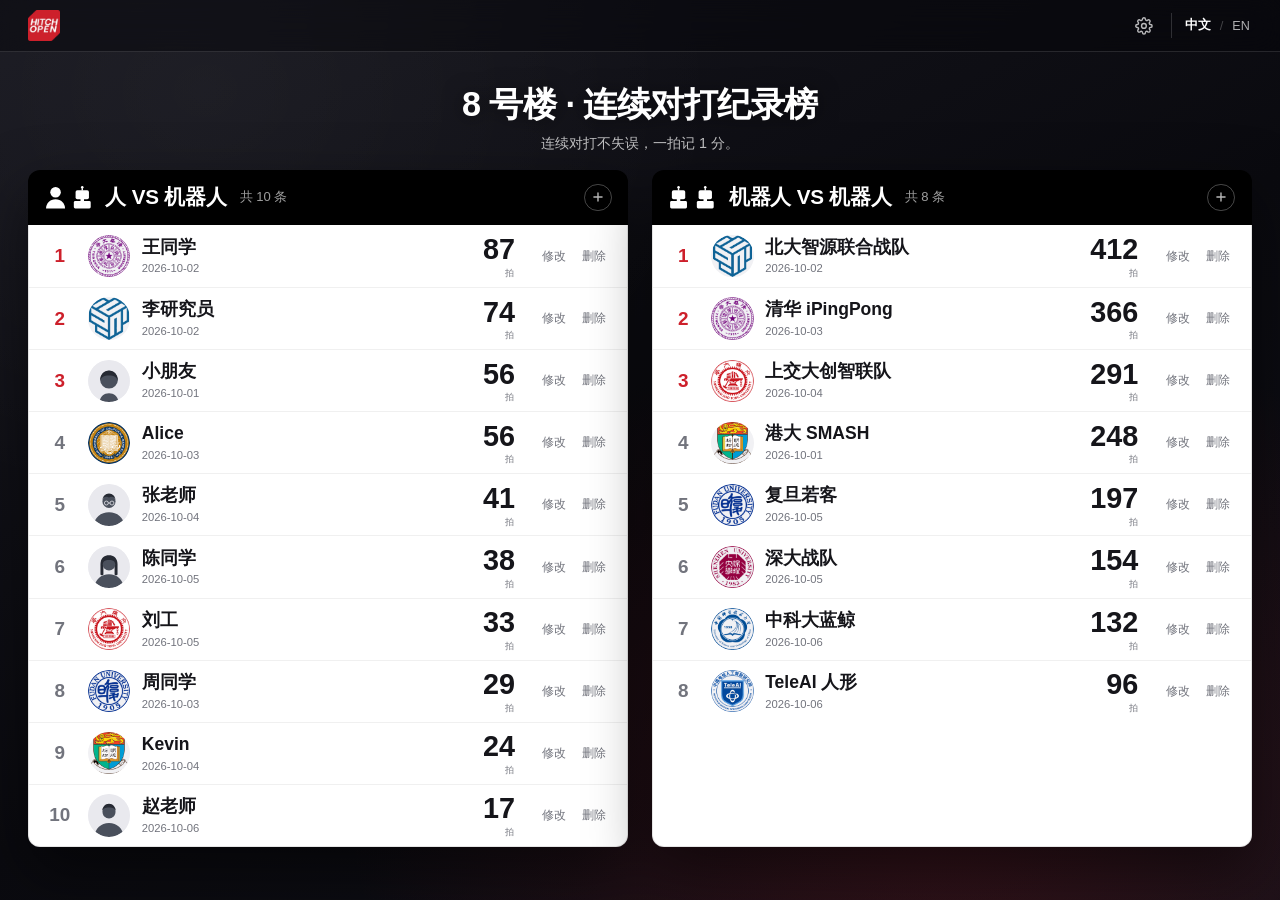
<file: building8.html>
<!DOCTYPE html>
<html lang="zh-CN">

<head>
    <meta charset="UTF-8">
    <meta name="viewport" content="width=device-width, initial-scale=1.0">
    <title>8 号楼 · 连续对打纪录榜 | Hitch Open</title>

    <!-- 内部页面：无站内入口, 只能直接输地址进入。
         用 noindex 而不是 robots.txt 挡: robots.txt 是公开的, 写进去等于
         广播这个地址; 而且被 Disallow 的页面爬虫不会读取, 也就看不到 noindex。 -->
    <meta name="robots" content="noindex, nofollow">

    <link rel="icon" type="image/png" sizes="32x32" href="images/favicon.png">
    <link rel="shortcut icon" href="images/favicon.png">
    <link rel="apple-touch-icon" sizes="256x256" href="images/webclip.png">

    <!-- 自包含样式。不加载 css/style.css，那是为深色站写的, 这里是亮色页。
         .htaccess 对 css/js 是 1 年 immutable 缓存, 所以必须带 ?v= -->
    <!-- 必须在样式表之前执行: 否则会先按浅色、无背景视频画一帧,
         深色模式下白闪一下, 开了视频则会看到前景字的颜色跳一次。 -->
    <script>
        try {
            var t = localStorage.getItem('b8_theme');
            if (t === 'dark') document.documentElement.setAttribute('data-theme', 'dark');

            // 背景视频默认开。只有两种情况默认关: 用户明确关过,
            // 或系统设了「减少动态效果」。
            var v = localStorage.getItem('b8_video');
            var calm = window.matchMedia
                && window.matchMedia('(prefers-reduced-motion: reduce)').matches;
            if (v === 'on' || (v === null && !calm)) {
                document.documentElement.classList.add('b8-video-on');
            }
        } catch (e) { /* 隐私模式下忽略 */ }
    </script>

    <link rel="stylesheet" href="css/building8.css?v=20261009b">
</head>

<body>

    <!-- 背景: 深色渐变底(由 CSS 画) + 右侧这段抠像机器人动画。
         素材是 3D 渲染的透明背景动画, 两种封装都带 alpha:
           webm  VP9+alpha  Chrome / Firefox / Edge 走这个
           mp4   HEVC+alpha Safari 走这个(Chrome 不支持带 alpha 的 HEVC)
         顺序不能反 —— Safari 两个都认, 但 webm 里的 VP9 它解不了 alpha,
         所以必须把 mp4 放前面让 Safari 先命中。Chrome 不认 hvc1,
         会自动跳到 webm。
         两头各做了 0.5s 的 alpha 淡入淡出, 循环时不会硬跳。
         muted + playsinline 是自动播放的硬条件; 首帧本来就是全透明,
         所以不需要 poster。这一层纯气氛, 不承载信息, 故 aria-hidden。 -->
    <div class="b8-bg" aria-hidden="true">
        <video autoplay muted loop playsinline preload="auto">
            <source src="video/b8-robot.mp4?v=20261009b" type="video/mp4; codecs=hvc1">
            <source src="video/b8-robot.webm?v=20261009b" type="video/webm">
        </video>
    </div>

    <header class="b8-header">
        <div class="b8-header-inner">
            <a href="hope.html"><img src="images/160x160-logo.png" alt="HITCH OPEN"></a>
            <div class="b8-header-tools">
                <!-- 导出/导入与配色都收进这个齿轮里: 看板上以展示为主,
                     这些都是布置现场时才用一次的动作, 不该常驻在顶栏。
                     localStorage 会被「清除浏览数据」抹掉, 导出是唯一兜底;
                     导出的 JSON 可直接提交进仓库备份。 -->
                <div class="b8-menu-wrap">
                    <button type="button" class="b8-icon-tool" id="b8SettingsBtn"
                            onclick="b8ToggleMenu(event)" aria-haspopup="true" aria-expanded="false"
                            data-zh-title="设置" data-en-title="Settings"><svg viewBox="0 0 24 24" fill="none" stroke="currentColor" stroke-width="1.9" stroke-linecap="round" stroke-linejoin="round" aria-hidden="true" focusable="false"><circle cx="12" cy="12" r="3.2"/><path d="M19.4 15a1.65 1.65 0 0 0 .33 1.82l.06.06a2 2 0 1 1-2.83 2.83l-.06-.06a1.65 1.65 0 0 0-1.82-.33 1.65 1.65 0 0 0-1 1.51V21a2 2 0 1 1-4 0v-.09A1.65 1.65 0 0 0 9 19.4a1.65 1.65 0 0 0-1.82.33l-.06.06a2 2 0 1 1-2.83-2.83l.06-.06a1.65 1.65 0 0 0 .33-1.82 1.65 1.65 0 0 0-1.51-1H3a2 2 0 1 1 0-4h.09A1.65 1.65 0 0 0 4.6 9a1.65 1.65 0 0 0-.33-1.82l-.06-.06a2 2 0 1 1 2.83-2.83l.06.06A1.65 1.65 0 0 0 9 4.6a1.65 1.65 0 0 0 1-1.51V3a2 2 0 1 1 4 0v.09a1.65 1.65 0 0 0 1 1.51 1.65 1.65 0 0 0 1.82-.33l.06-.06a2 2 0 1 1 2.83 2.83l-.06.06a1.65 1.65 0 0 0-.33 1.82V9a1.65 1.65 0 0 0 1.51 1H21a2 2 0 1 1 0 4h-.09a1.65 1.65 0 0 0-1.51 1z"/></svg></button>

                    <div class="b8-menu" id="b8Menu" role="menu">
                        <span class="b8-menu-label" data-zh="外观" data-en="Appearance">外观</span>
                        <div class="b8-seg">
                            <button type="button" data-theme-opt="light" onclick="b8SetTheme('light')"
                                    data-zh="浅色" data-en="Light">浅色</button>
                            <button type="button" data-theme-opt="dark" onclick="b8SetTheme('dark')"
                                    data-zh="深色" data-en="Dark">深色</button>
                        </div>
                        <span class="b8-menu-label" data-zh="背景动画" data-en="Background">背景动画</span>
                        <div class="b8-seg">
                            <button type="button" data-video-opt="on" onclick="b8SetVideo('on')"
                                    data-zh="开" data-en="On">开</button>
                            <button type="button" data-video-opt="off" onclick="b8SetVideo('off')"
                                    data-zh="关" data-en="Off">关</button>
                        </div>
                        <div class="b8-menu-sep"></div>
                        <button type="button" class="b8-menu-item" onclick="b8Export()"
                                data-zh="导出备份" data-en="Export backup">导出备份</button>
                        <button type="button" class="b8-menu-item"
                                onclick="document.getElementById('b8File').click()"
                                data-zh="导入备份" data-en="Import backup">导入备份</button>
                    </div>
                </div>
                <input type="file" id="b8File" accept="application/json,.json" hidden onchange="b8ImportFile(this)">
                <div class="b8-lang">
                    <button type="button" onclick="b8SetLang('zh')">中文</button>
                    <span>/</span>
                    <button type="button" onclick="b8SetLang('en')">EN</button>
                </div>
            </div>
        </div>
    </header>

    <div class="b8-head">
        <h1 data-zh="8 号楼 · 连续对打纪录榜" data-en="Building 8 · Rally Record Board">8 号楼 · 连续对打纪录榜</h1>
        <!-- 两个榜都用这句, 所以不能再写「与机器人对打」 -->
        <p data-zh="连续对打不失误，一拍记 1 分。" data-en="Rally without a miss. One stroke, one point.">连续对打不失误，一拍记 1 分。</p>
    </div>

    <!-- 两个榜: cat=hr 人对机器人, cat=rr 机器人对机器人。
         记录存在同一个数组里, 由 cat 字段区分。
         大屏上两个榜叠在一起每 8 秒轮换, 窄屏/竖屏则上下都显示。
         aria-hidden 由 js 的轮播逻辑维护, 窄屏下会被清回 false。 -->
    <main class="b8-boards">
        <section class="b8-board" data-cat="hr" aria-hidden="false">
            <div class="b8-board-head">
                <span class="b8-vs-icon"><svg viewBox="0 0 68 32" fill="currentColor" aria-hidden="true" focusable="false"><circle cx="15" cy="9" r="7.5"/><path d="M15 19c-8 0-13.5 6-13.5 13h27C28.5 25 23 19 15 19z"/><circle cx="53" cy="1.8" r="1.8"/><rect x="52" y="3" width="2" height="3.5"/><rect x="43.5" y="6" width="19" height="13" rx="2.5"/><rect x="50.5" y="18.5" width="5" height="3.5"/><rect x="41" y="21.5" width="24" height="10.5" rx="2"/></svg></span>
                <h2 data-zh="人 VS 机器人" data-en="Human VS Robot">人 VS 机器人</h2>
                <span class="b8-count" id="b8Count-hr"></span>
                <button type="button" class="b8-add" onclick="b8OpenForm(null,'hr')"
                        data-zh-title="添加纪录" data-en-title="Add a record"
                        aria-label="添加纪录"><svg viewBox="0 0 24 24" fill="none" stroke="currentColor" stroke-width="2.4" stroke-linecap="round" aria-hidden="true" focusable="false"><path d="M12 5v14M5 12h14"/></svg></button>
            </div>
            <ul class="b8-list" id="b8List-hr"></ul>
        </section>

        <section class="b8-board" data-cat="rr" aria-hidden="false">
            <div class="b8-board-head">
                <span class="b8-vs-icon"><svg viewBox="0 0 68 32" fill="currentColor" aria-hidden="true" focusable="false"><circle cx="15" cy="1.8" r="1.8"/><rect x="14" y="3" width="2" height="3.5"/><rect x="5.5" y="6" width="19" height="13" rx="2.5"/><rect x="12.5" y="18.5" width="5" height="3.5"/><rect x="3" y="21.5" width="24" height="10.5" rx="2"/><circle cx="53" cy="1.8" r="1.8"/><rect x="52" y="3" width="2" height="3.5"/><rect x="43.5" y="6" width="19" height="13" rx="2.5"/><rect x="50.5" y="18.5" width="5" height="3.5"/><rect x="41" y="21.5" width="24" height="10.5" rx="2"/></svg></span>
                <h2 data-zh="机器人 VS 机器人" data-en="Robot VS Robot">机器人 VS 机器人</h2>
                <span class="b8-count" id="b8Count-rr"></span>
                <button type="button" class="b8-add" onclick="b8OpenForm(null,'rr')"
                        data-zh-title="添加纪录" data-en-title="Add a record"
                        aria-label="添加纪录"><svg viewBox="0 0 24 24" fill="none" stroke="currentColor" stroke-width="2.4" stroke-linecap="round" aria-hidden="true" focusable="false"><path d="M12 5v14M5 12h14"/></svg></button>
            </div>
            <ul class="b8-list" id="b8List-rr"></ul>
        </section>
    </main>

    <!-- 轮播指示条。只在大屏轮播时出现(由 CSS 断点控制显隐)。
         两个胶囊都是真按钮: 点一下立刻切到那个榜并重新计时,
         不是只会亮一下的装饰。文字由 js 按 B8_CATS 填, 省得两处对不上。 -->
    <nav class="b8-rotator" id="b8Rotator" role="tablist"
         data-zh-label="切换排行榜" data-en-label="Switch board"></nav>


    <!-- 添加 / 修改纪录 -->
    <div class="b8-modal" id="b8Modal" role="dialog" aria-modal="true" aria-labelledby="b8FormTitle">
        <div class="b8-modal-card">
            <button type="button" class="b8-close" onclick="b8CloseForm()" aria-label="Close">&times;</button>
            <h2 id="b8FormTitle">添加纪录</h2>
            <p class="b8-modal-cat" id="b8FormCat"></p>

            <form onsubmit="b8Submit(event)">
                <div class="b8-field">
                    <!-- 标签与占位文案由 b8ApplyFormCat() 按所属的榜切换,
                         所以这里不挂 data-zh/data-en, 避免语言切换时被覆盖回去 -->
                    <label for="b8Name" id="b8NameLabel">名字</label>
                    <input type="text" id="b8Name" maxlength="28" autocomplete="off">
                </div>

                <div class="b8-field">
                    <label data-zh="头像" data-en="Avatar">头像</label>
                    <div id="b8Picker"></div>
                </div>

                <div class="b8-field">
                    <label for="b8Score" data-zh="连续拍数" data-en="Rallies">连续拍数</label>
                    <input type="number" id="b8Score" min="1" step="1" inputmode="numeric"
                           data-zh-ph="例如 24" data-en-ph="e.g. 24">
                    <p class="b8-hint" data-zh="一拍记 1 分，填连续打了多少拍。"
                       data-en="One stroke counts as one point. Enter how many strokes in a row.">一拍记 1 分，填连续打了多少拍。</p>
                </div>

                <p class="b8-error" id="b8Error"></p>

                <div class="b8-actions">
                    <button type="button" class="b8-btn b8-btn-ghost" onclick="b8CloseForm()"
                            data-zh="取消" data-en="Cancel">取消</button>
                    <button type="submit" class="b8-btn b8-btn-primary"
                            data-zh="保存" data-en="Save">保存</button>
                </div>
            </form>
        </div>
    </div>

    <script src="js/building8.js?v=20261009b"></script>
</body>

</html>
</file>
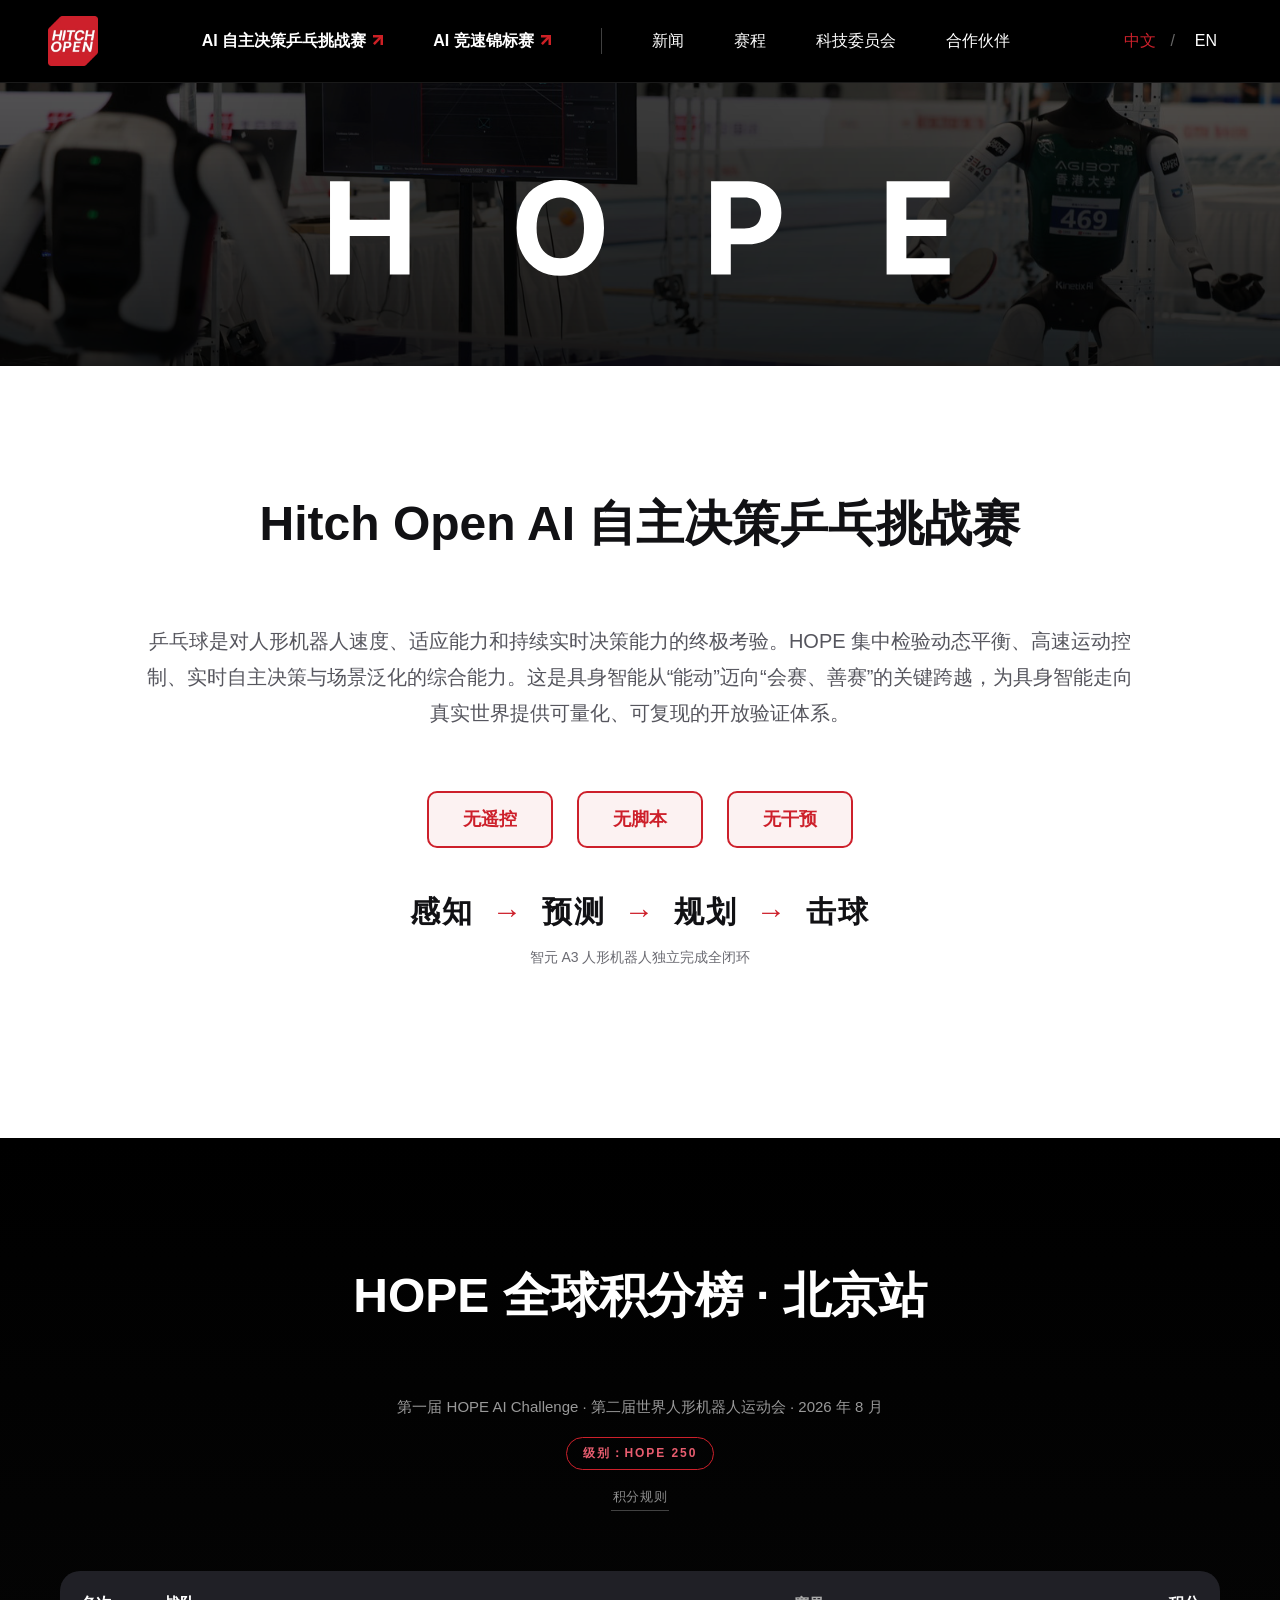
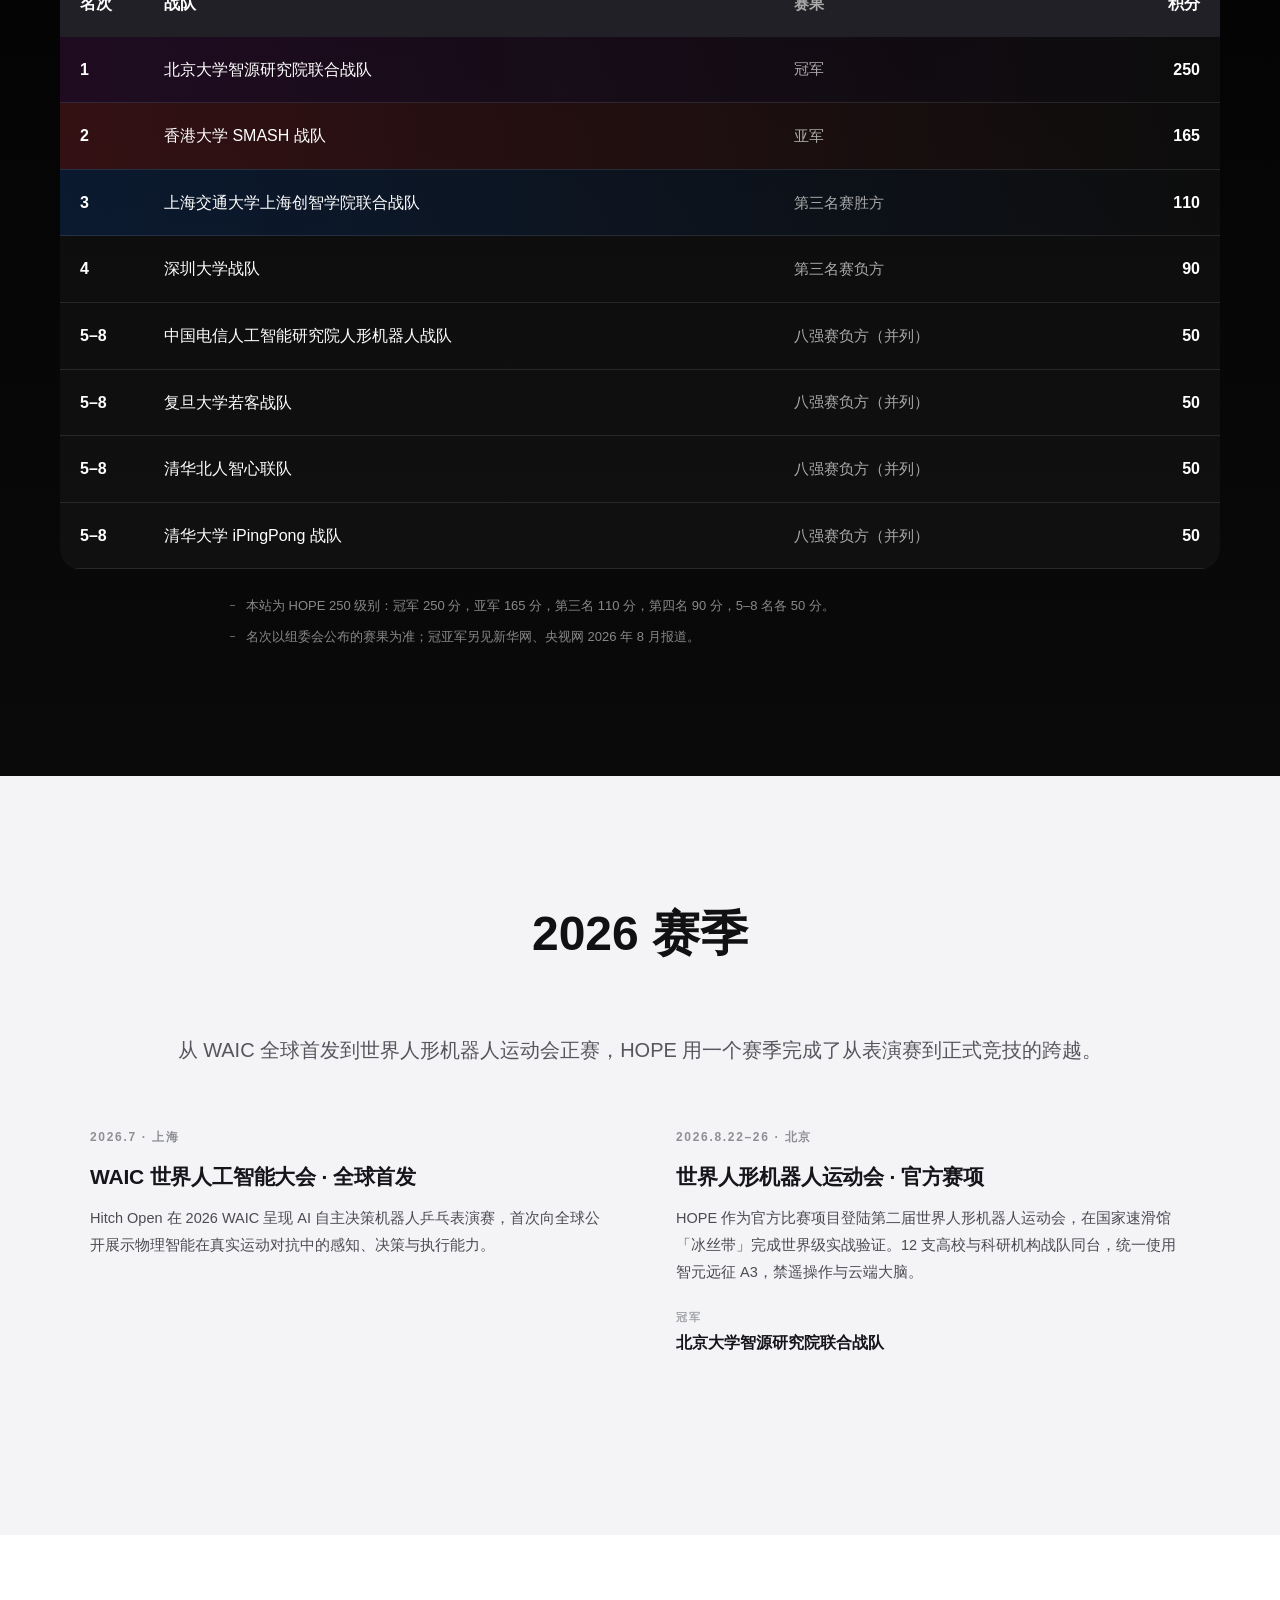
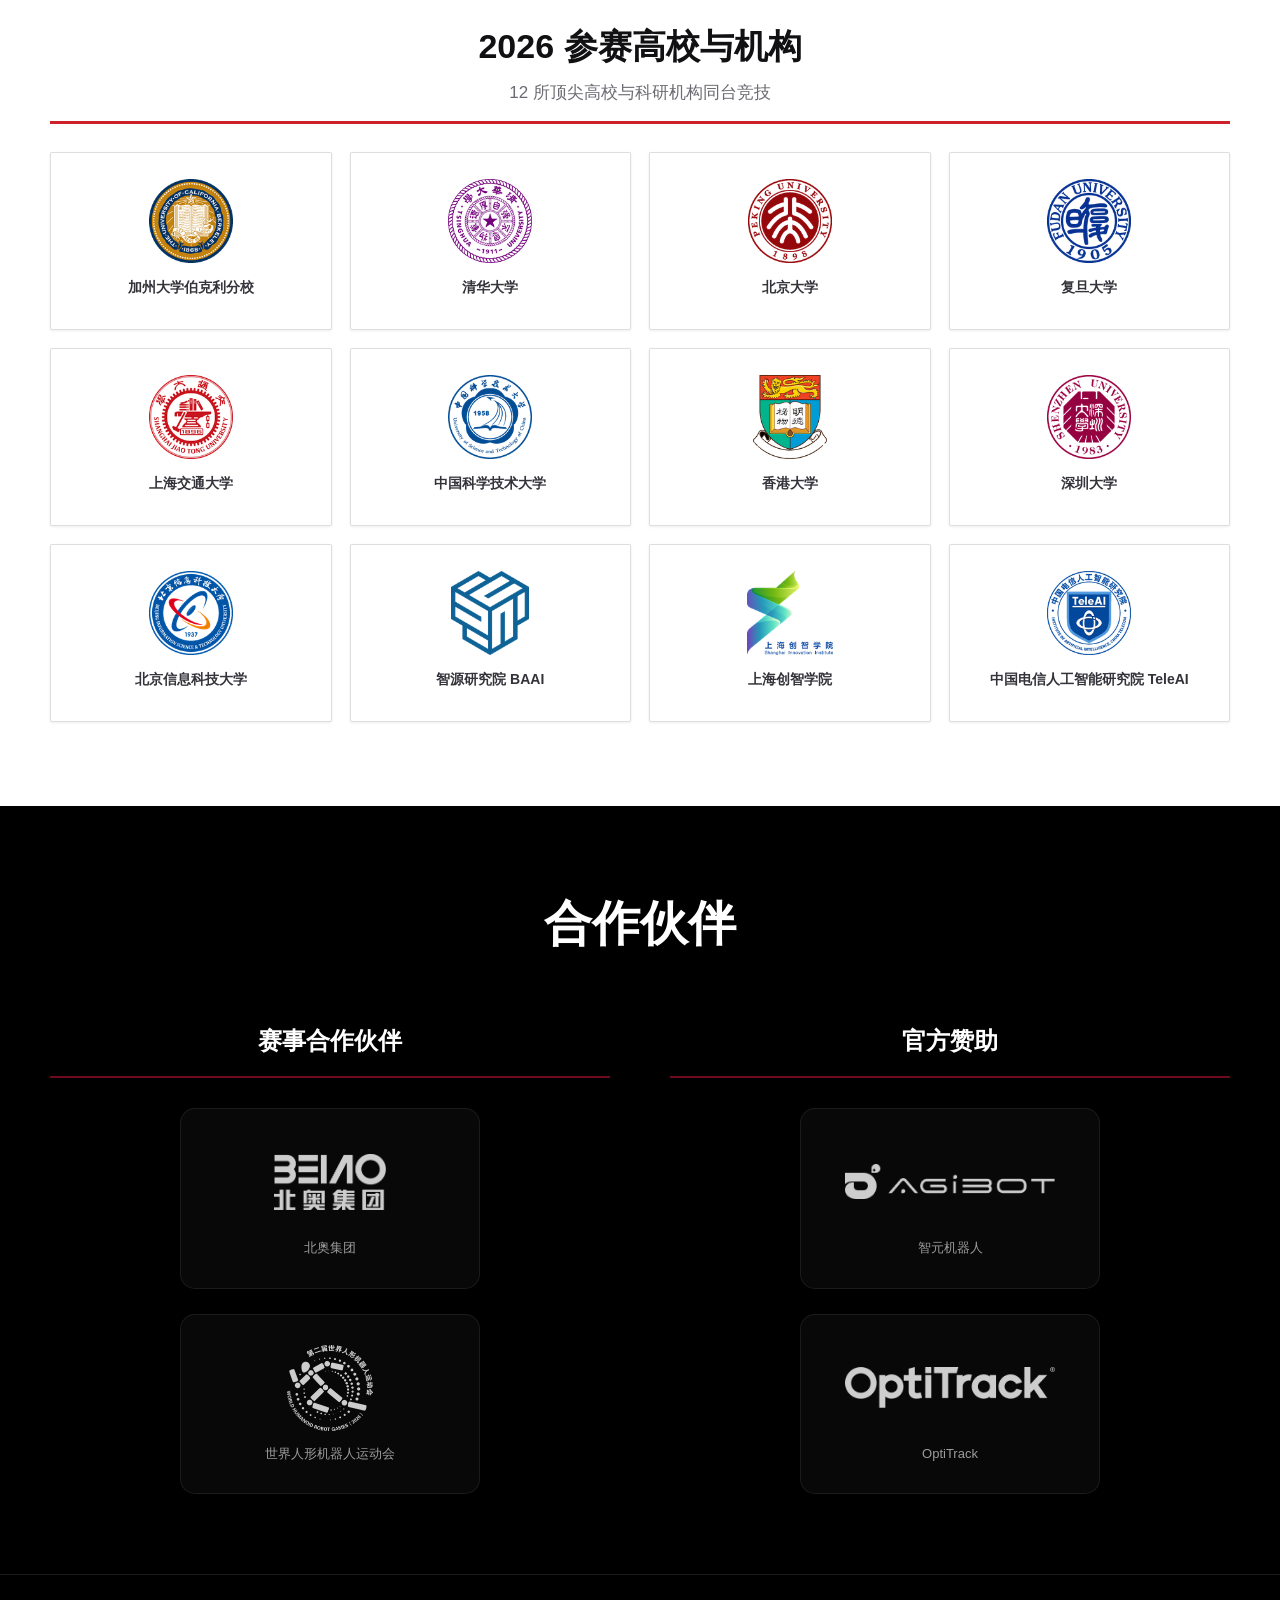
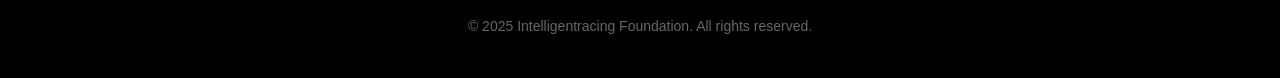
<file: hope.html>
<!DOCTYPE html>
<html lang="en">

<head>
    <meta charset="UTF-8">
    <meta name="viewport" content="width=device-width, initial-scale=1.0">
    <title>HOPE AI Challenge | Hitch Open</title>

    <!-- Favicon -->
    <link rel="icon" type="image/png" sizes="32x32" href="images/favicon.png">
    <link rel="shortcut icon" href="images/favicon.png">

    <!-- Apple Touch Icon (for iOS home screen) -->
    <link rel="apple-touch-icon" sizes="256x256" href="images/webclip.png">

    <!-- Stylesheet -->
    <link rel="stylesheet" href="css/style.css?v=20261125d">
</head>

<body>
    <!-- Header -->
    <header class="header">
        <nav class="nav">
            <div class="logo">
                <a href="index.html">
                    <img src="images/160x160-logo.png" alt="HITCH OPEN">
                </a>
            </div>
            <ul class="nav-links" id="navLinks">
                <li><a href="hope.html" class="nav-event" data-zh="AI 自主决策乒乓挑战赛" data-en="HOPE AI Challenge">HOPE AI Challenge</a></li>
                <li class="nav-sep"><a href="racing.html" class="nav-event" data-zh="AI 竞速锦标赛" data-en="AI Racing Championships">AI Racing Championships</a></li>
                <li><a href="index.html#media-coverage" data-zh="新闻" data-en="News">News</a></li>
                <li><a href="index.html#track" data-zh="赛程" data-en="Schedule">Schedule</a></li>
                <li><a href="index.html#committee" data-zh="科技委员会" data-en="Committee">Committee</a></li>
                <li><a href="#partners" data-zh="合作伙伴" data-en="Partners">Partners</a></li>
            </ul>
            <div class="lang-switch">
                <button class="lang-btn" onclick="switchLanguage('zh')">中文</button>
                <span class="lang-separator">/</span>
                <button class="lang-btn active" onclick="switchLanguage('en')">EN</button>
            </div>
        </nav>
    </header>


    <!-- Page Hero -->
    <section class="page-hero" style="background-image: radial-gradient(ellipse 42% 157% at 50% 55%, rgba(0,0,0,0.30) 0%, rgba(0,0,0,0.20) 55%, rgba(0,0,0,0) 100%), linear-gradient(rgba(0,0,0,0.62), rgba(0,0,0,0.85)), url('images/hope-hero-whrg2026.jpg'); background-position: center 45%;">
        <img class="page-hero-logo" src="images/logo-hope-white.svg" alt="HOPE">
    </section>



    <!-- HOPE Section —— 浅色通栏。.section 自带 max-width:1440px，
         底色必须由外层容器承载，否则宽屏上会变成一块悬浮白卡而不是通栏 -->
    <div class="hope-intro-band">
    <section id="hope" class="section">
        <h2 class="section-title" data-zh="Hitch Open AI 自主决策乒乓挑战赛" data-en="Hitch Open Ping-Pong Embodied AI Challenge">Hitch Open Ping-Pong Embodied AI Challenge</h2>
        <p class="section-subtitle" data-zh="乒乓球是对人形机器人速度、适应能力和持续实时决策能力的终极考验。HOPE 集中检验动态平衡、高速运动控制、实时自主决策与场景泛化的综合能力。这是具身智能从“能动”迈向“会赛、善赛”的关键跨越，为具身智能走向真实世界提供可量化、可复现的开放验证体系。" data-en="Table tennis is the ultimate test of a humanoid robot's speed, adaptability and sustained real-time decision-making. HOPE examines dynamic balance, high-speed motion control, real-time autonomous decisions and scene generalization in a single arena. It marks embodied AI's key leap from merely moving to competing and winning, backed by a quantifiable, reproducible open validation system.">
            Table tennis is the ultimate test of a humanoid robot's speed, adaptability and sustained real-time decision-making. HOPE examines dynamic balance, high-speed motion control, real-time autonomous decisions and scene generalization in a single arena. It marks embodied AI's key leap from merely moving to competing and winning, backed by a quantifiable, reproducible open validation system.
        </p>

        <!-- Three-No rules -->
        <div class="hope-rules">
            <div class="hope-rule"><span class="hope-rule-zh" data-zh="无遥控" data-en="No Remote Control">No Remote Control</span></div>
            <div class="hope-rule"><span class="hope-rule-zh" data-zh="无脚本" data-en="No Scripts">No Scripts</span></div>
            <div class="hope-rule"><span class="hope-rule-zh" data-zh="无干预" data-en="No Intervention">No Intervention</span></div>
        </div>

        <!-- Autonomous loop -->
        <div class="hope-loop">
            <span data-zh="感知" data-en="Perceive">Perceive</span><span class="hope-loop-arrow">→</span><span data-zh="预测" data-en="Predict">Predict</span><span class="hope-loop-arrow">→</span><span data-zh="规划" data-en="Plan">Plan</span><span class="hope-loop-arrow">→</span><span data-zh="击球" data-en="Strike">Strike</span>
        </div>
        <p class="hope-loop-caption" data-zh="智元 A3 人形机器人独立完成全闭环" data-en="AGIBOT A3 humanoid closes the full loop independently">AGIBOT A3 humanoid closes the full loop independently</p>

    </section>
    </div>

    <!-- 北京站积分榜。数据来自 data/hope-standings.json。
         注意不要复用 .leaderboard-table —— renderLeaderboard() 写死了那个选择器,
         会把 racing 的 2025 赛季数据灌进来。这里用 .standings-table + 独立渲染函数。
         5–8 名队名在组委会确认前不公开: JSON 里 pending.confirmed=false 时
         合并成一行显示，确认后改 true 即自动展开成 4 行。 -->
    <section id="standings" class="standings">
        <div class="section">
            <div class="standings-head">
                <h2 class="section-title" id="standingsTitle">HOPE Global Standings · Beijing</h2>
                <p class="standings-sub" id="standingsSub">Inaugural HOPE AI Challenge · 2nd World Humanoid Robot Games · August 2026</p>
                <div class="standings-tier" id="standingsTier">Tier: HOPE 250</div>
                <button type="button" class="standings-rules-link" id="standingsRulesLink"
                        onclick="openRulesModal()" aria-haspopup="dialog">Points system</button>
            </div>

            <table class="standings-table">
                <thead>
                    <tr>
                        <th class="col-rank">Rank</th>
                        <th class="col-team">Team</th>
                        <th class="col-result">Result</th>
                        <th class="col-points">Points</th>
                    </tr>
                </thead>
                <tbody>
                    <!-- 由 data/hope-standings.json 动态填充 -->
                </tbody>
            </table>

            <ul class="standings-notes">
                <!-- 由 data/hope-standings.json 动态填充 -->
            </ul>
        </div>
    </section>

    <!-- 2026 赛季 —— 独立通栏。排在积分榜之后：先摆结果，再讲这一年怎么走到这一步，
         再往下接「2026 参赛高校与机构」，结果→过程→主体的顺序才连得上。 -->
    <div class="hope-season-band">
    <section id="season" class="section">
        <h2 class="section-title" data-zh="2026 赛季" data-en="2026 Season">2026 Season</h2>
        <p class="section-subtitle" data-zh="从 WAIC 全球首发到世界人形机器人运动会正赛，HOPE 用一个赛季完成了从表演赛到正式竞技的跨越。" data-en="From its global debut at WAIC to an official event at the World Humanoid Robot Games, HOPE went from exhibition to sanctioned competition in a single season.">From its global debut at WAIC to an official event at the World Humanoid Robot Games, HOPE went from exhibition to sanctioned competition in a single season.</p>

        <div class="track-events hope-events">
                <div class="track-event-card">
                    <div class="track-event-date">2026.7 · <span data-zh="上海" data-en="Shanghai">Shanghai</span></div>
                    <h4 class="track-event-title" data-zh="WAIC 世界人工智能大会 · 全球首发" data-en="WAIC World AI Conference · Global Debut">WAIC World AI Conference · Global Debut</h4>
                    <p class="track-event-body" data-zh="Hitch Open 在 2026 WAIC 呈现 AI 自主决策机器人乒乓表演赛，首次向全球公开展示物理智能在真实运动对抗中的感知、决策与执行能力。" data-en="At WAIC 2026, Hitch Open presented the AI autonomous-decision robot table-tennis exhibition, the first public showing of physical AI perceiving, deciding and executing in real athletic competition.">At WAIC 2026, Hitch Open presented the AI autonomous-decision robot table-tennis exhibition, the first public showing of physical AI perceiving, deciding and executing in real athletic competition.</p>
                </div>
                <div class="track-event-card">
                    <div class="track-event-date">2026.8.22–26 · <span data-zh="北京" data-en="Beijing">Beijing</span></div>
                    <h4 class="track-event-title" data-zh="世界人形机器人运动会 · 官方赛项" data-en="World Humanoid Robot Games · Official Event">World Humanoid Robot Games · Official Event</h4>
                    <p class="track-event-body" data-zh="HOPE 作为官方比赛项目登陆第二届世界人形机器人运动会，在国家速滑馆「冰丝带」完成世界级实战验证。12 支高校与科研机构战队同台，统一使用智元远征 A3，禁遥操作与云端大脑。" data-en="HOPE ran as an official competition event of the 2nd World Humanoid Robot Games at the National Speed Skating Oval, known as the “Ice Ribbon.” Twelve university and research teams competed on identical AGIBOT A3 robots, with no teleoperation and no cloud brains.">HOPE ran as an official competition event of the 2nd World Humanoid Robot Games at the National Speed Skating Oval, known as the “Ice Ribbon.” Twelve university and research teams competed on identical AGIBOT A3 robots, with no teleoperation and no cloud brains.</p>
                    <dl class="event-result">
                        <dt data-zh="冠军" data-en="Champion">Champion</dt>
                        <dd data-zh="北京大学智源研究院联合战队" data-en="Peking University–BAAI Joint Team">Peking University–BAAI Joint Team</dd>
                    </dl>
                </div>
            </div>
    </section>
    </div>

    <!-- Participating universities —— 浅色区块（HOPE 页独有）。
         各校官方彩色校徽本就是为浅底设计的，放在纯黑上白卡边缘会硬碰（对比 19.8:1）。
         整段反白后既不刺眼，又给通篇深色的页面一个明暗节奏，像一块官方院校榜。 -->
    <section class="hope-unis-band">
        <!-- 校徽为各校官方彩色版，取自微信「HitchOpen信息汇总」群 (2026-08-04)，
             已去底转透明、统一裁切到 132px 高（显示 84px 的 2 倍） -->
        <div class="hope-unis-head">
            <h3 class="hope-unis-title" data-zh="2026 参赛高校与机构" data-en="2026 Participating Universities &amp; Institutes">2026 Participating Universities &amp; Institutes</h3>
            <p class="hope-unis-sub" data-zh="12 所顶尖高校与科研机构同台竞技" data-en="12 leading universities and research institutes on one stage">12 leading universities and research institutes on one stage</p>
        </div>
        <div class="hope-unis">
            <div class="hope-uni">
                <span class="hope-uni-slot"><img class="hope-uni-logo" src="images/unis/ucberkeley.png" alt="加州大学伯克利分校" onerror="this.style.display='none'"></span>
                <span class="hope-uni-name" data-zh="加州大学伯克利分校" data-en="UC Berkeley">UC Berkeley</span>
            </div>
            <div class="hope-uni">
                <span class="hope-uni-slot"><img class="hope-uni-logo" src="images/unis/tsinghua.png" alt="清华大学" onerror="this.style.display='none'"></span>
                <span class="hope-uni-name" data-zh="清华大学" data-en="Tsinghua University">Tsinghua University</span>
            </div>
            <div class="hope-uni">
                <span class="hope-uni-slot"><img class="hope-uni-logo" src="images/unis/pku.png" alt="北京大学" onerror="this.style.display='none'"></span>
                <span class="hope-uni-name" data-zh="北京大学" data-en="Peking University">Peking University</span>
            </div>
            <div class="hope-uni">
                <span class="hope-uni-slot"><img class="hope-uni-logo" src="images/unis/fudan.png" alt="复旦大学" onerror="this.style.display='none'"></span>
                <span class="hope-uni-name" data-zh="复旦大学" data-en="Fudan University">Fudan University</span>
            </div>
            <div class="hope-uni">
                <span class="hope-uni-slot"><img class="hope-uni-logo" src="images/unis/sjtu.png" alt="上海交通大学" onerror="this.style.display='none'"></span>
                <span class="hope-uni-name" data-zh="上海交通大学" data-en="Shanghai Jiao Tong University">Shanghai Jiao Tong University</span>
            </div>
            <div class="hope-uni">
                <span class="hope-uni-slot"><img class="hope-uni-logo" src="images/unis/ustc.png" alt="中国科学技术大学" onerror="this.style.display='none'"></span>
                <span class="hope-uni-name" data-zh="中国科学技术大学" data-en="USTC">USTC</span>
            </div>
            <div class="hope-uni">
                <span class="hope-uni-slot"><img class="hope-uni-logo" src="images/unis/hku.png" alt="香港大学" onerror="this.style.display='none'"></span>
                <span class="hope-uni-name" data-zh="香港大学" data-en="University of Hong Kong">University of Hong Kong</span>
            </div>
            <div class="hope-uni">
                <span class="hope-uni-slot"><img class="hope-uni-logo" src="images/unis/szu.png" alt="深圳大学" onerror="this.style.display='none'"></span>
                <span class="hope-uni-name" data-zh="深圳大学" data-en="Shenzhen University">Shenzhen University</span>
            </div>
            <div class="hope-uni">
                <span class="hope-uni-slot"><img class="hope-uni-logo" src="images/unis/bistu.png" alt="北京信息科技大学" onerror="this.style.display='none'"></span>
                <span class="hope-uni-name" data-zh="北京信息科技大学" data-en="Beijing Information Science &amp; Technology University">Beijing Information Science &amp; Technology University</span>
            </div>
            <div class="hope-uni">
                <span class="hope-uni-slot"><img class="hope-uni-logo" src="images/unis/baai.png" alt="智源研究院 BAAI" onerror="this.style.display='none'"></span>
                <span class="hope-uni-name" data-zh="智源研究院 BAAI" data-en="BAAI">BAAI</span>
            </div>
            <div class="hope-uni">
                <span class="hope-uni-slot"><img class="hope-uni-logo" src="images/unis/sii.png" alt="上海创智学院" onerror="this.style.display='none'"></span>
                <span class="hope-uni-name" data-zh="上海创智学院" data-en="Shanghai Innovation Institute">Shanghai Innovation Institute</span>
            </div>
            <div class="hope-uni">
                <span class="hope-uni-slot"><img class="hope-uni-logo" src="images/unis/teleai.png" alt="中国电信人工智能研究院 TeleAI" onerror="this.style.display='none'"></span>
                <span class="hope-uni-name" data-zh="中国电信人工智能研究院 TeleAI" data-en="TeleAI, China Telecom">TeleAI, China Telecom</span>
            </div>
        </div>
    </section>

    <!-- Partners Section -->

    <section id="partners" class="partners">
        <h2 class="section-title" data-zh="合作伙伴" data-en="Partners">Partners</h2>

        <div class="partners-columns">
            <div class="partners-category">
                <h3 class="partners-subtitle" data-zh="赛事合作伙伴" data-en="Event Partners">Event Partners</h3>
                <ul class="partners-list">
                    <li>
                        <span class="partner-logo-slot"><img class="partner-logo-img" src="images/partners/beao-group.png" alt="北奥集团"
                            onerror="this.style.display='none'"></span>
                        <div class="partner-name" data-zh="北奥集团" data-en="Beao Group">Beao Group</div>
                    </li>
                    <li>
                        <span class="partner-logo-slot"><img class="partner-logo-img partner-logo-emblem"
                            src="images/partners/world-humanoid-robot-games.png" alt="第二届世界人形机器人运动会"
                            onerror="this.style.display='none'"></span>
                        <div class="partner-name" data-zh="世界人形机器人运动会" data-en="World Humanoid Robot Games">World Humanoid Robot Games</div>
                    </li>
                </ul>
            </div>

            <div class="partners-category">
                <h3 class="partners-subtitle" data-zh="官方赞助" data-en="Official Sponsors">Official Sponsors</h3>
                <ul class="partners-list">
                    <li>
                        <span class="partner-logo-slot"><img class="partner-logo-img" src="images/partners/agibot.png" alt="智元机器人"
                            onerror="this.style.display='none'"></span>
                        <div class="partner-name" data-zh="智元机器人" data-en="AGIBOT">AGIBOT</div>
                    </li>
                    <li>
                        <span class="partner-logo-slot"><img class="partner-logo-img" src="images/partners/optitrack.png" alt="OptiTrack"
                            onerror="this.style.display='none'"></span>
                        <div class="partner-name" data-zh="OptiTrack" data-en="OptiTrack">OptiTrack</div>
                    </li>
                </ul>
            </div>
        </div>
    </section>

    <!-- Footer -->
    <footer class="footer">
        <p>© 2025 Intelligentracing Foundation. All rights reserved.</p>
    </footer>


    <!-- 积分规则弹窗。内容由 data/hope-standings.json 的 rules 段动态填充，
         外壳复用 .track-modal 系列样式（见 css/style.css）。 -->
    <div id="rulesModal" class="track-modal rules-modal" onclick="closeRulesModal()"
         role="dialog" aria-modal="true" aria-labelledby="rulesModalTitle">
        <div class="track-modal-content" onclick="event.stopPropagation()">
            <button class="track-modal-close" onclick="closeRulesModal()" aria-label="Close">&times;</button>
            <div class="track-modal-body">
                <h3 id="rulesModalTitle"></h3>
                <p class="rules-intro" id="rulesIntro"></p>
                <table class="rules-table">
                    <thead><tr id="rulesTableHead"></tr></thead>
                    <tbody id="rulesTableBody"></tbody>
                </table>
                <h4 class="rules-subtitle" id="rulesTiersTitle"></h4>
                <ul class="rules-tiers" id="rulesTiers"></ul>
                <ul class="rules-footnotes" id="rulesFootnotes"></ul>
            </div>
        </div>
    </div>

    <script src="js/script.js?v=20261125a"></script>
</body>

</html>
</file>
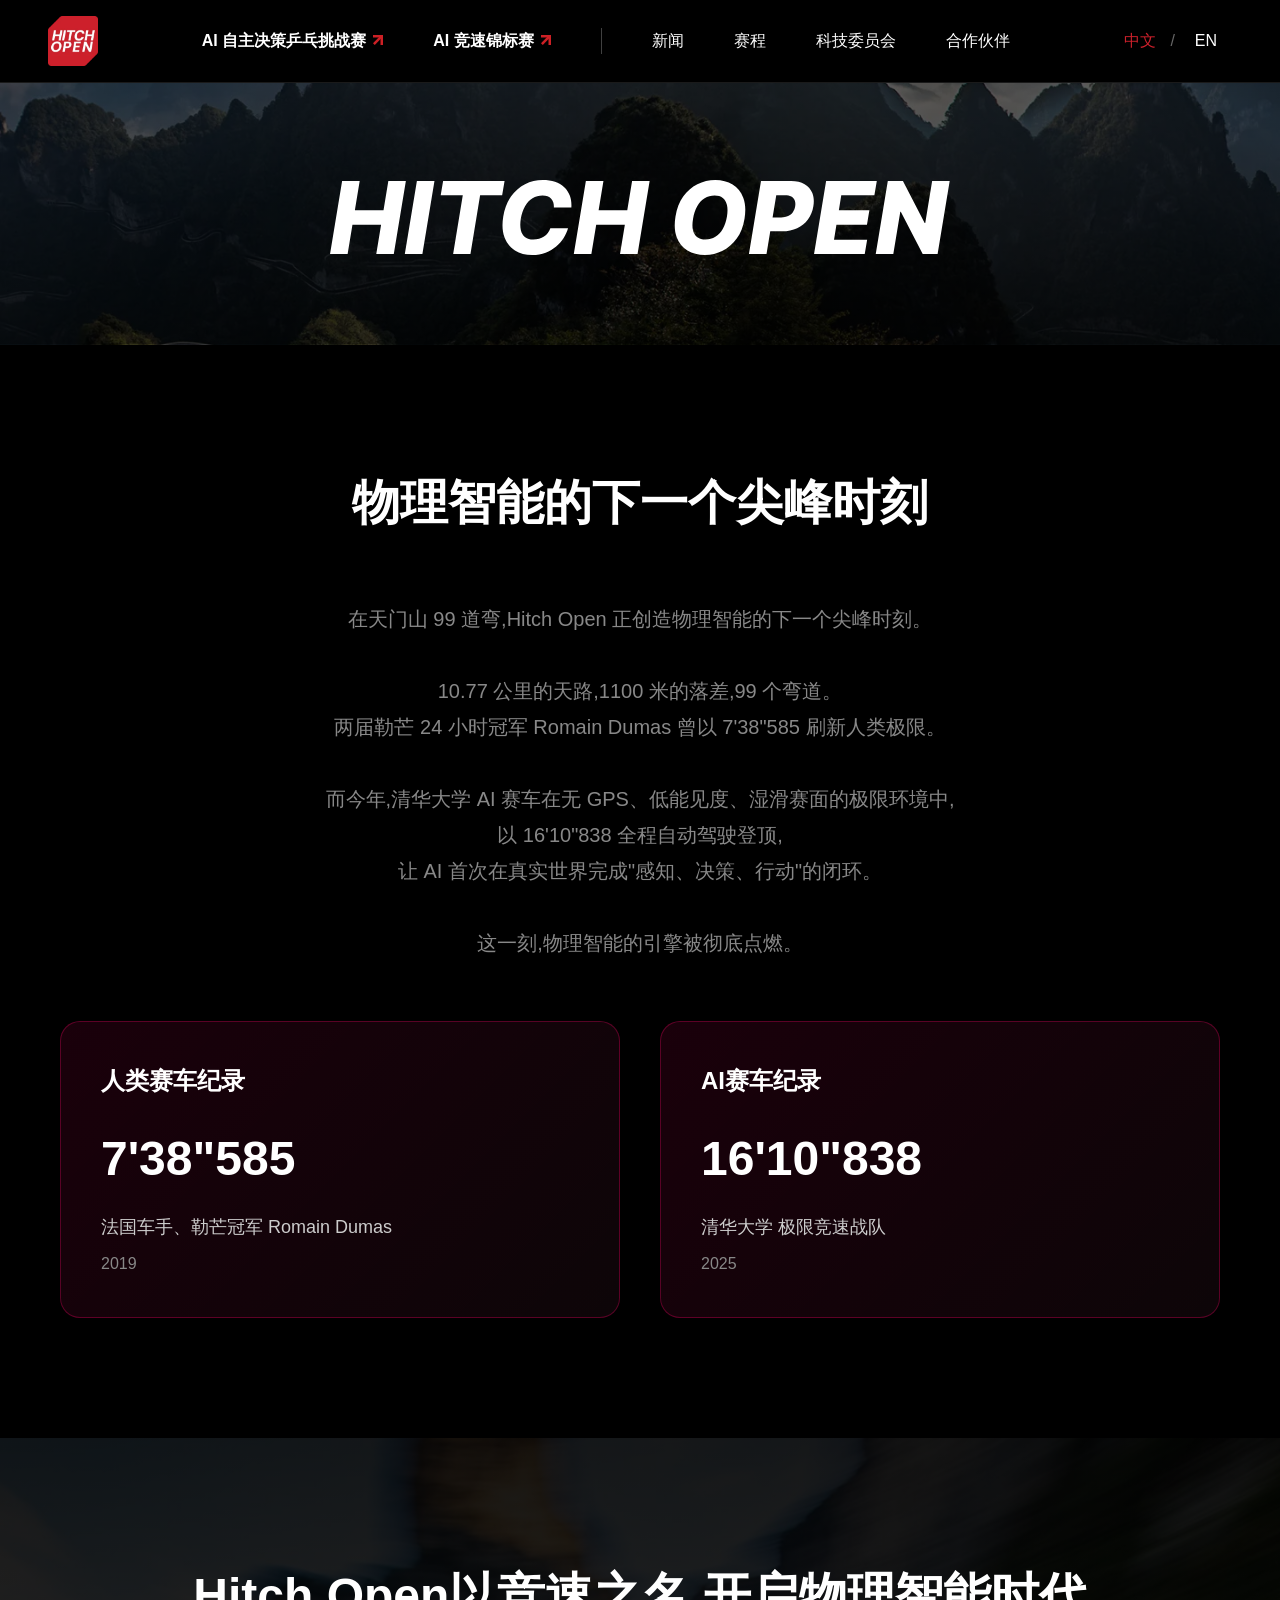
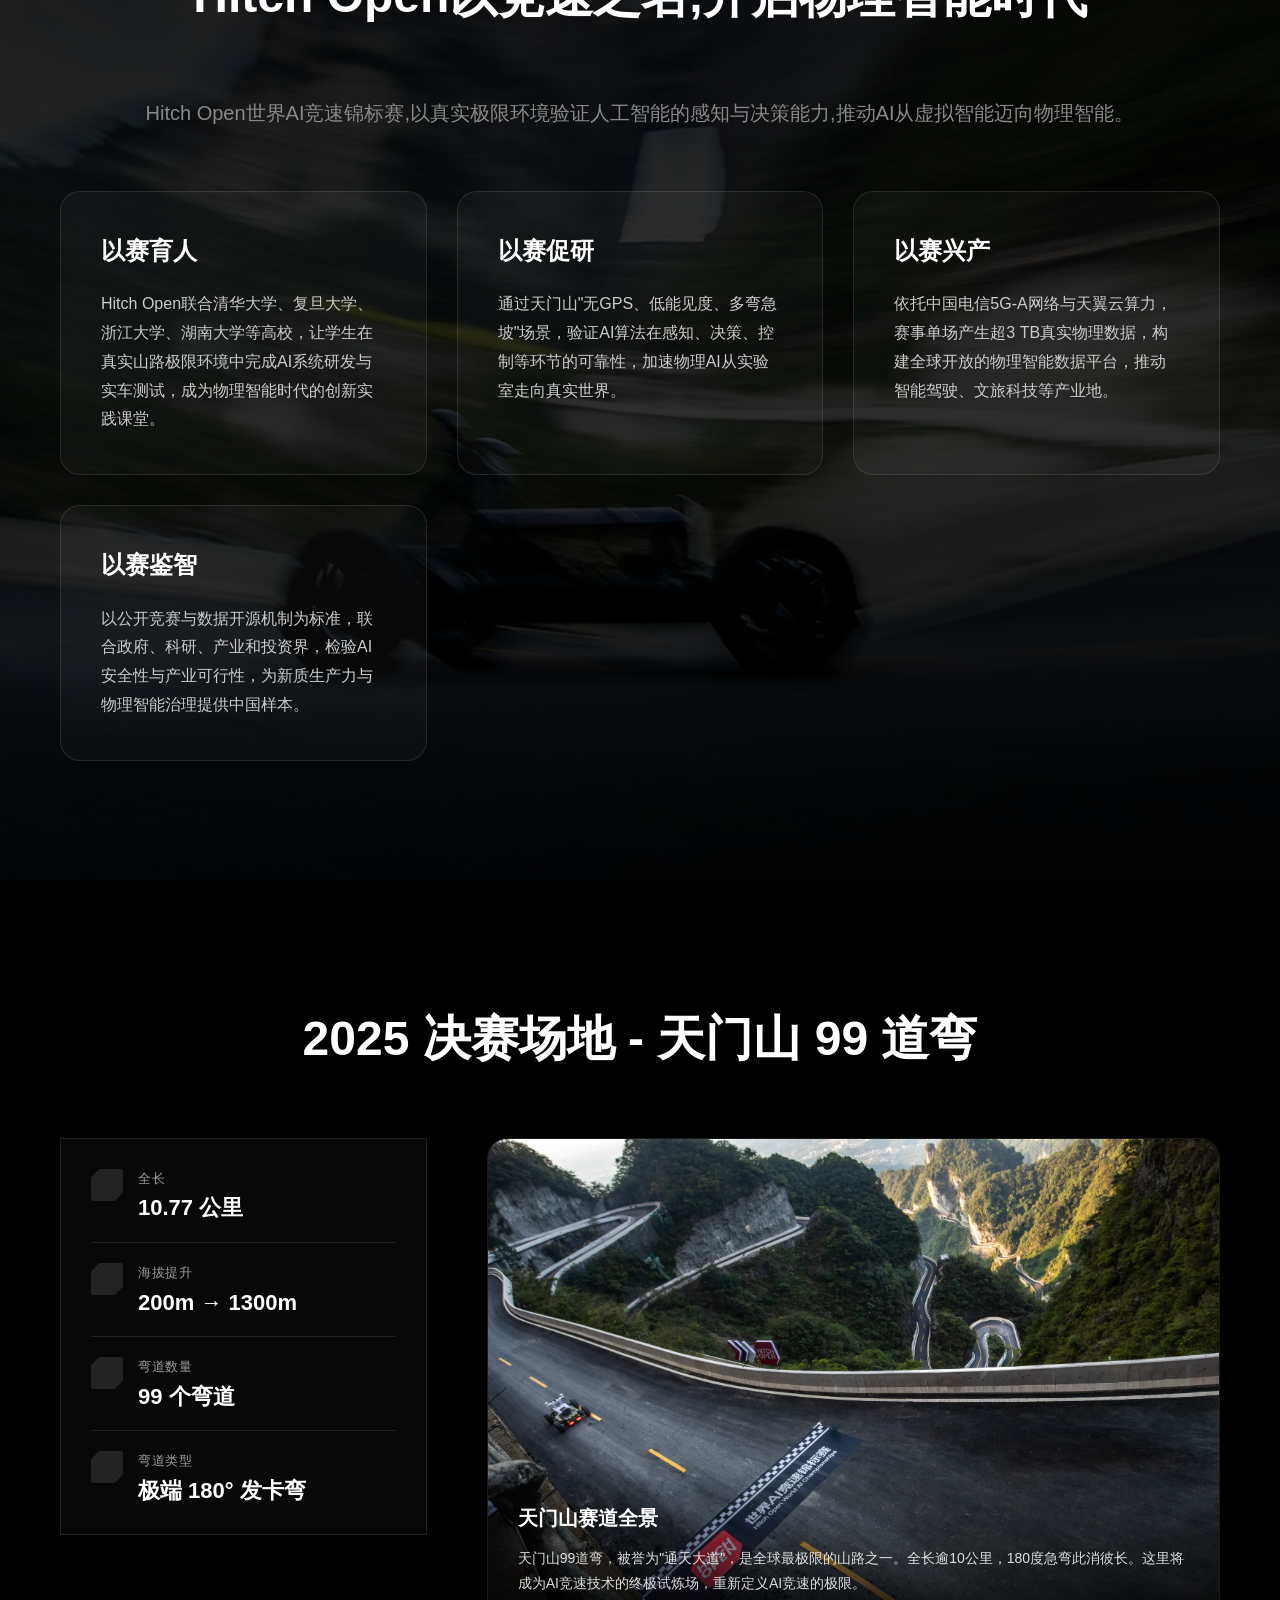
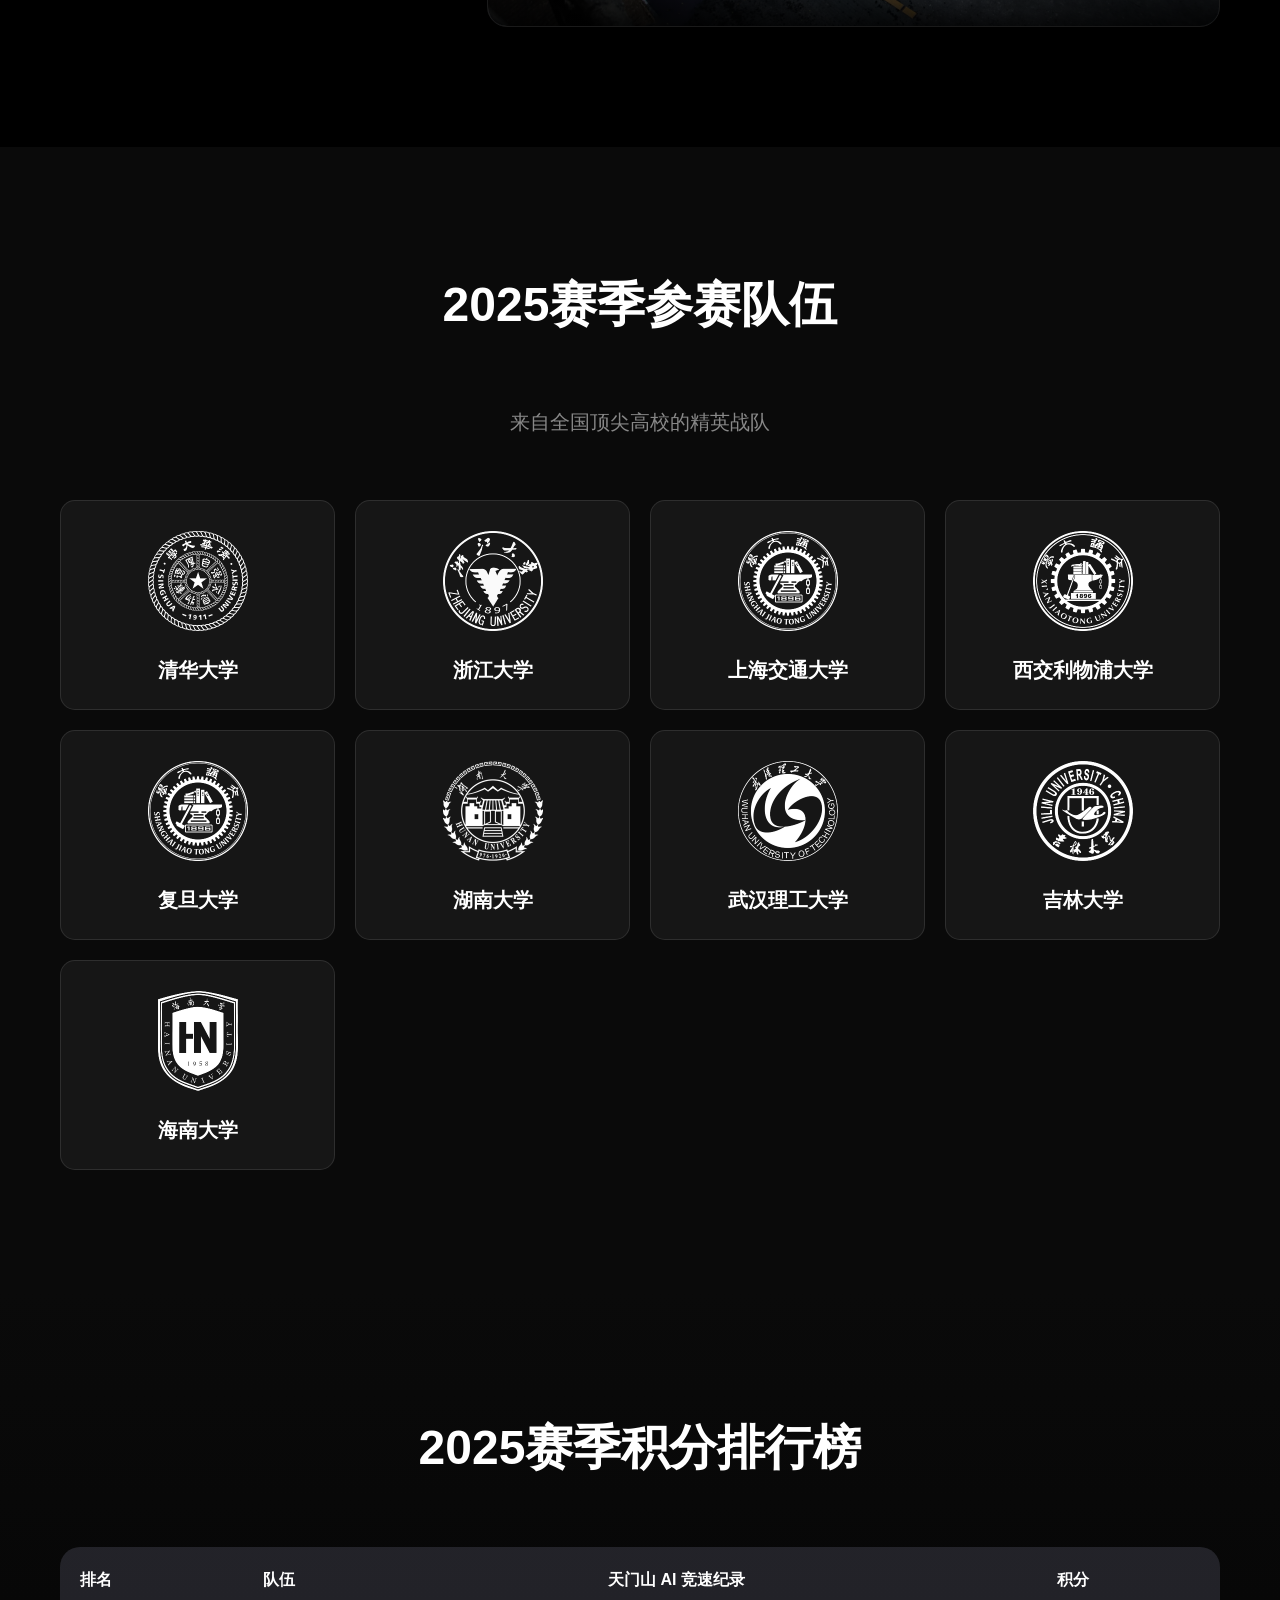
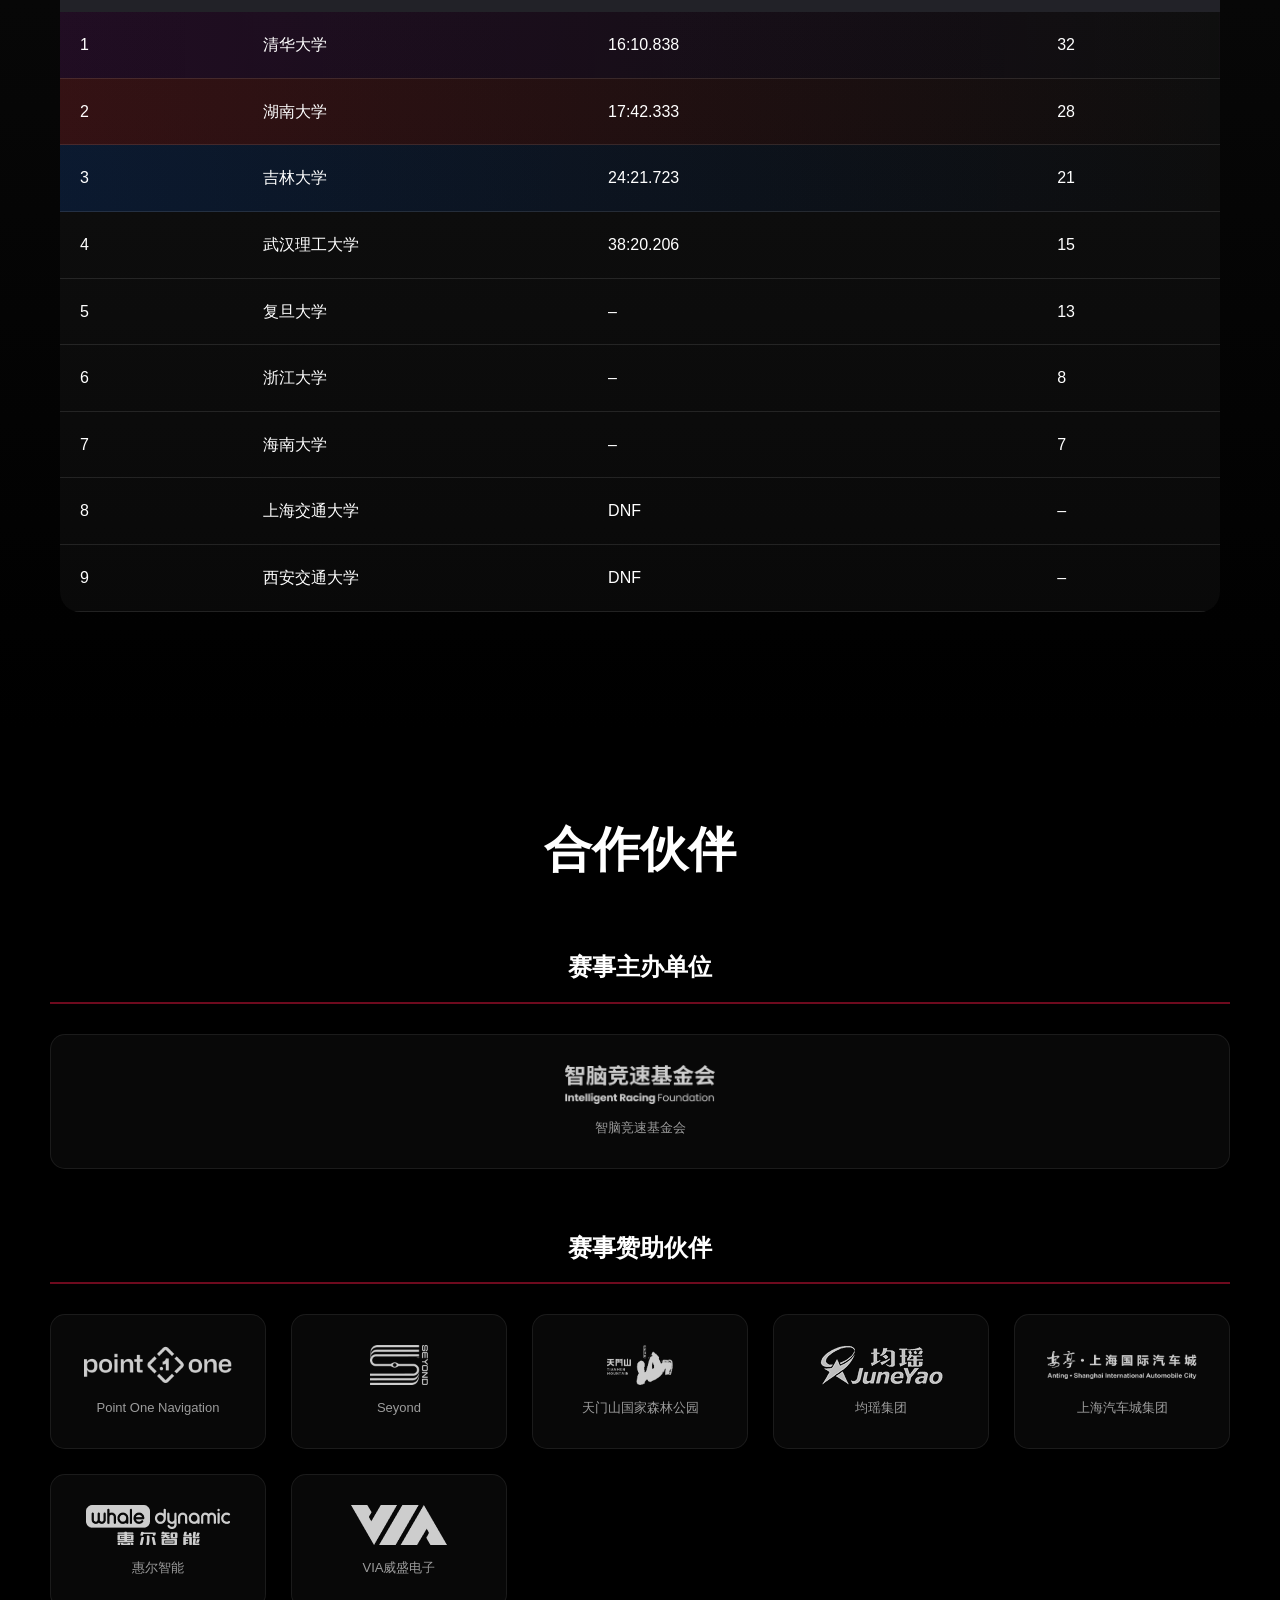
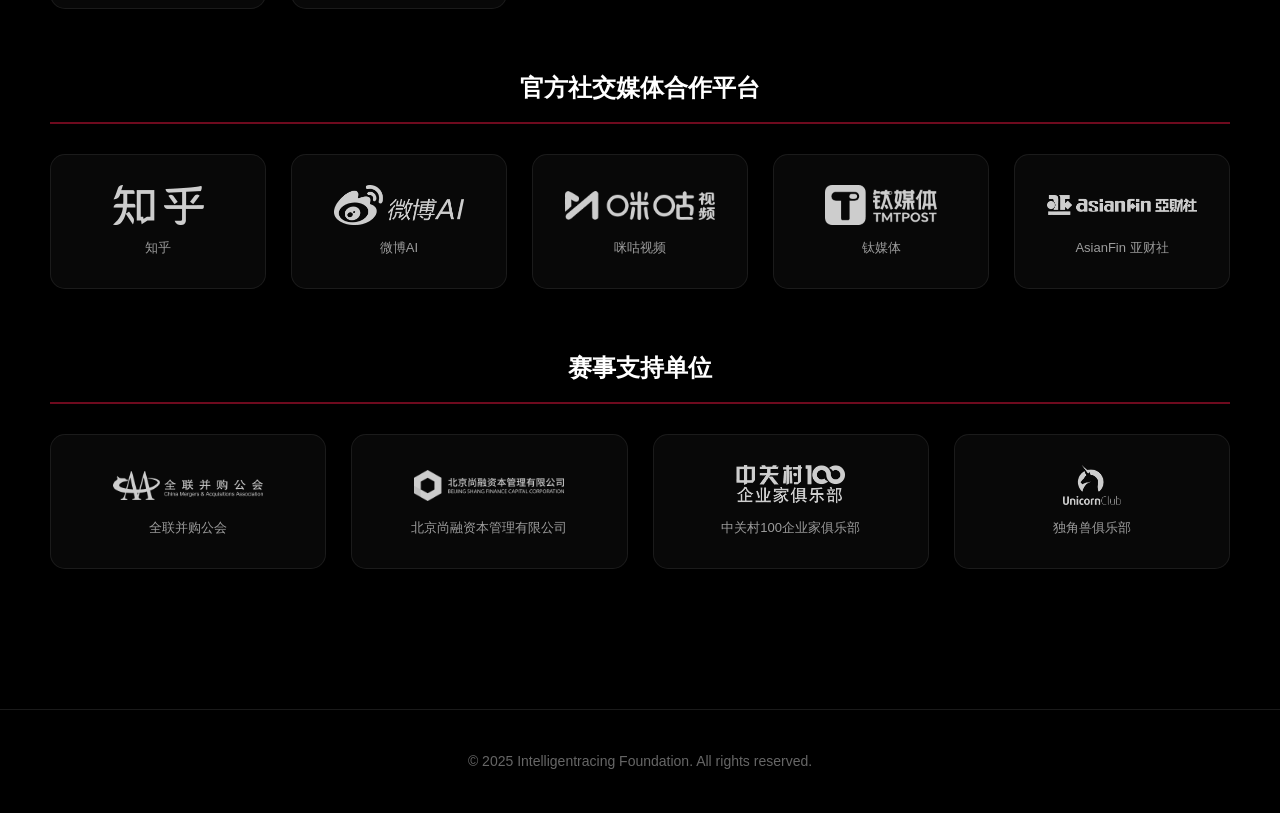
<file: racing.html>
<!DOCTYPE html>
<html lang="en">

<head>
    <meta charset="UTF-8">
    <meta name="viewport" content="width=device-width, initial-scale=1.0">
    <title>World AI Racing Championships | Hitch Open</title>

    <!-- Favicon -->
    <link rel="icon" type="image/png" sizes="32x32" href="images/favicon.png">
    <link rel="shortcut icon" href="images/favicon.png">

    <!-- Apple Touch Icon (for iOS home screen) -->
    <link rel="apple-touch-icon" sizes="256x256" href="images/webclip.png">

    <!-- Stylesheet -->
    <link rel="stylesheet" href="css/style.css?v=20261125d">
</head>

<body>
    <!-- Header -->
    <header class="header">
        <nav class="nav">
            <div class="logo">
                <a href="index.html">
                    <img src="images/160x160-logo.png" alt="HITCH OPEN">
                </a>
            </div>
            <ul class="nav-links" id="navLinks">
                <li><a href="hope.html" class="nav-event" data-zh="AI 自主决策乒乓挑战赛" data-en="HOPE AI Challenge">HOPE AI Challenge</a></li>
                <li class="nav-sep"><a href="racing.html" class="nav-event" data-zh="AI 竞速锦标赛" data-en="AI Racing Championships">AI Racing Championships</a></li>
                <li><a href="index.html#media-coverage" data-zh="新闻" data-en="News">News</a></li>
                <li><a href="index.html#track" data-zh="赛程" data-en="Schedule">Schedule</a></li>
                <li><a href="index.html#committee" data-zh="科技委员会" data-en="Committee">Committee</a></li>
                <li><a href="#partners" data-zh="合作伙伴" data-en="Partners">Partners</a></li>
            </ul>
            <div class="lang-switch">
                <button class="lang-btn" onclick="switchLanguage('zh')">中文</button>
                <span class="lang-separator">/</span>
                <button class="lang-btn active" onclick="switchLanguage('en')">EN</button>
            </div>
        </nav>
    </header>


    <!-- Page Hero -->
    <section class="page-hero" style="background-image: linear-gradient(rgba(0,0,0,0.55), rgba(0,0,0,0.75)), url('images/hero-bg-image.png');">
        <img class="page-hero-logo page-hero-logo-racing" src="images/logo-hitchopen-horizontal-white.svg" alt="Hitch Open">
    </section>

    <!-- Watershed Moment Section -->
    <!-- About Section (includes records) -->
    <section id="about" class="section">
        <h2 class="section-title">Physical AI's Next Peak Moment</h2>
        <p class="section-subtitle">
            On Tianmen Mountain's iconic 99 Bends, Hitch Open is defining the next peak moment for physical AI.<br><br>A 10.77-km ascent, 1,100 meters of vertical change, and 99 technical corners.<br>Two-time Le Mans 24 Hours winner Romain Dumas once set the human benchmark with a 7'38"585 run.<br><br>This year, Tsinghua University's AI racecar completed a full autonomous summit run in 16'10"838<br>under extreme conditions with no GPS, low visibility, and slick surfaces,<br>marking the first time AI has achieved a complete 'perception–decision–action' loop in the real world.<br><br>This is the ignition point for the era of Physical Intelligence.
        </p>

        <!-- Records Grid -->
        <div class="records-grid">
            <div class="record-card">
                <h3>Human Record</h3>
                <div class="record-time">7'38"585</div>
                <div class="record-team">Le Mans Winner Romain Dumas</div>
                <div class="record-year">2019</div>
            </div>
            <div class="record-card">
                <h3>AI Record</h3>
                <div class="record-time">16'10"838</div>
                <div class="record-team">Tsinghua University Autonomous Racing Team</div>
                <div class="record-year">2025</div>
            </div>
        </div>
    </section>

    <!-- Mission Section -->
    <section class="mission-section">
        <h2 class="section-title" id="missionTitle">Racing Into the Physical Intelligence Era</h2>
        <p class="section-subtitle" id="missionSubtitle">The Hitch Open World AI Championship tests AI perception, planning, and control in real-world extreme environments, accelerating the shift from virtual intelligence to physical intelligence.</p>
        <div class="mission-grid">
            <div class="mission-card">
                <h3 id="mission1Title">Educating Through Competition</h3>
                <p id="mission1Text">Partnering with Tsinghua University, Fudan University, Zhejiang University, Hunan University and more, Hitch Open places students in real mountain-road environments to develop and validate full-stack autonomous systems, becoming a new hands-on classroom for physical intelligence.</p>
            </div>
            <div class="mission-card">
                <h3 id="mission2Title">Advancing Research Through Racing</h3>
                <p id="mission2Text">With no GPS, low visibility, steep gradients, and tight hairpins, Tianmen Mountain serves as a real-world stress test for perception, planning, and control algorithms, accelerating the maturity of physical-world AI.</p>
            </div>
            <div class="mission-card">
                <h3 id="mission3Title">Driving Industry Through Competition</h3>
                <p id="mission3Text">Powered by China Telecom's 5G-A network and cloud infrastructure, each event generates over 3 TB of real-world physical data. This forms an open-source data platform that fuels innovation in autonomous driving, tourism technology, and beyond.</p>
            </div>
            <div class="mission-card">
                <h3 id="mission4Title">Evaluating AI Through Competition</h3>
                <p id="mission4Text">With open competition and transparent data-sharing standards, Hitch Open unites government, academia, industry, and investment sectors to verify AI safety and real-world feasibility, establishing a new model for physical intelligence governance.</p>
            </div>
        </div>
    </section>

    <!-- Track Section -->
    <section id="venue" class="track">
        <div class="section">
            <h2 class="section-title" id="trackTitle">2025 Final Venue: Tianmen Mountain's 99 Bends</h2>

            <div class="track-content">
                <div class="track-specs-list">
                    <div class="track-spec-item">
                        <img src="images/icons/spec-icon.svg" alt="Spec" class="spec-icon">
                        <div class="spec-content">
                            <div class="spec-label" id="trackSpec1Label">Track Length</div>
                            <div class="spec-value" id="trackSpec1">10.77 km</div>
                        </div>
                    </div>
                    <div class="track-spec-item">
                        <img src="images/icons/spec-icon.svg" alt="Spec" class="spec-icon">
                        <div class="spec-content">
                            <div class="spec-label" id="trackSpec2Label">Elevation Gain</div>
                            <div class="spec-value" id="trackSpec2">200m → 1300m</div>
                        </div>
                    </div>
                    <div class="track-spec-item">
                        <img src="images/icons/spec-icon.svg" alt="Spec" class="spec-icon">
                        <div class="spec-content">
                            <div class="spec-label" id="trackSpec3Label">Number of Turns</div>
                            <div class="spec-value" id="trackSpec3">99</div>
                        </div>
                    </div>
                    <div class="track-spec-item">
                        <img src="images/icons/spec-icon.svg" alt="Spec" class="spec-icon">
                        <div class="spec-content">
                            <div class="spec-label" id="trackSpec4Label">Corner Type</div>
                            <div class="spec-value" id="trackSpec4">Extreme 180° Hairpins</div>
                        </div>
                    </div>
                </div>

                <div class="track-image-container">
                    <img src="images/placeholder-image2.jpeg" alt="Tianmen Mountain Track Panorama" class="track-image">
                    <div class="track-image-caption">
                        <h4 id="trackImageTitle">Tianmen Mountain: Full Track View</h4>
                        <p id="trackImageDesc">The legendary 99 Bends stretch over 10 kilometers, with continuous 180° hairpins. This iconic mountain road serves as the definitive testbed for AI racing, pushing the limits of physical intelligence.</p>
                    </div>
                </div>
            </div>
        </div>
    </section>

    <!-- Teams Section -->
    <section id="teams" class="teams">
        <div class="section">
            <h2 class="section-title">2025 Season Teams</h2>
            <p class="section-subtitle">Elite Teams from Top National Universities</p>
            <div class="teams-grid">
                <!-- Teams will be dynamically loaded from data/teams.json -->
            </div>
        </div>
    </section>

    <!-- Leaderboard Section -->
    <section id="leaderboard" class="leaderboard">
        <div class="section">
            <h2 class="section-title">2025 Season Leaderboard</h2>
            <table class="leaderboard-table">
                <thead>
                    <tr>
                        <th>Rank</th>
                        <th>Team</th>
                        <th>Tianmen Mountain AI Racing Record</th>
                        <th>Points</th>
                    </tr>
                </thead>
                <tbody>
                    <!-- Leaderboard data will be dynamically loaded from data/leaderboard.json -->
                </tbody>
            </table>
        </div>
    </section>


    <!-- 2025 Highlights Gallery Section -->
    <section id="highlights" class="highlights-section hidden">
        <div class="section">
            <h2 class="section-title" id="highlightsTitle">2025 Season Highlights</h2>

            <div class="highlights-gallery" id="highlightsGallery">
                <!-- Gallery items will be dynamically loaded from data/highlights.json -->
            </div>
        </div>
    </section>

    <!-- Lightbox Modal for Highlights -->
    <div id="highlightLightbox" class="highlight-lightbox" onclick="closeLightbox()">
        <button class="lightbox-close" onclick="closeLightbox()">×</button>
        <div class="lightbox-content" onclick="event.stopPropagation()">
            <div id="lightboxMedia" class="lightbox-media"></div>
            <div class="lightbox-info">
                <h3 id="lightboxTitle" class="lightbox-title"></h3>
                <p id="lightboxDescription" class="lightbox-description"></p>
            </div>
        </div>
    </div>

    <!-- Partners Section -->
    <section id="partners" class="partners">
        <h2 class="section-title" data-zh="合作伙伴" data-en="Partners">Partners</h2>

        <div class="partners-category">
            <h3 class="partners-subtitle" data-zh="赛事主办单位" data-en="Event Organizer">Event Organizer</h3>
            <ul class="partners-list">
                <li>
                    <span class="partner-logo-slot"><img class="partner-logo-img" src="images/partners/intelligent-racing-foundation.png" alt="智脑竞速基金会"
                        onerror="this.style.display='none'"></span>
                    <div class="partner-name" data-zh="智脑竞速基金会" data-en="Intelligent Racing Foundation">Intelligent Racing Foundation</div>
                </li>
                <!-- HIDDEN
                <li>
                    <span class="partner-logo-slot"><img class="partner-logo-img" src="images/partners/zhangjiajie-gov.png" alt="张家界市人民政府"
                        onerror="this.style.display='none'"></span>
                    <div class="partner-name" data-zh="张家界市人民政府" data-en="Zhangjiajie Municipal People's Government">Zhangjiajie Municipal People's Government</div>
                </li>
                -->
            </ul>
        </div>

        <div class="partners-category">
            <h3 class="partners-subtitle" data-zh="赛事赞助伙伴" data-en="Event Sponsors">Event Sponsors</h3>
            <ul class="partners-list">
                <!-- HIDDEN
                <li>
                    <span class="partner-logo-slot"><img class="partner-logo-img" src="images/partners/china-telecom.png" alt="中国电信"
                        onerror="this.style.display='none'"></span>
                    <div class="partner-name" data-zh="中国电信" data-en="China Telecom">China Telecom</div>
                </li>
                <li>
                    <span class="partner-logo-slot"><img class="partner-logo-img" src="images/partners/pix-moving.png" alt="PIX Moving"
                        onerror="this.style.display='none'"></span>
                    <div class="partner-name" data-zh="PIX Moving" data-en="PIX Moving">PIX Moving</div>
                </li>
                -->
                <li>
                    <span class="partner-logo-slot"><img class="partner-logo-img" src="images/partners/point-one-navigation.png"
                        alt="Point One Navigation" onerror="this.style.display='none'"></span>
                    <div class="partner-name" data-zh="Point One Navigation" data-en="Point One Navigation">Point One
                        Navigation</div>
                </li>
                <li>
                    <span class="partner-logo-slot"><img class="partner-logo-img" src="images/partners/seyond.png" alt="Seyond"
                        onerror="this.style.display='none'"></span>
                    <div class="partner-name" data-zh="Seyond" data-en="Seyond">Seyond</div>
                </li>
                <li>
                    <span class="partner-logo-slot"><img class="partner-logo-img" src="images/partners/tianmen-mountain.png" alt="天门山国家森林公园"
                        onerror="this.style.display='none'"></span>
                    <div class="partner-name" data-zh="天门山国家森林公园" data-en="Tianmen Mountain National Forest Park">Tianmen Mountain National Forest Park</div>
                </li>
                <li>
                    <span class="partner-logo-slot"><img class="partner-logo-img" src="images/partners/juneyao.png" alt="均瑶集团"
                        onerror="this.style.display='none'"></span>
                    <div class="partner-name" data-zh="均瑶集团" data-en="Juneyao Group">Juneyao Group</div>
                </li>
                <li>
                    <span class="partner-logo-slot"><img class="partner-logo-img" src="images/partners/anting.png" alt="上海汽车城集团"
                        onerror="this.style.display='none'"></span>
                    <div class="partner-name" data-zh="上海汽车城集团" data-en="Shanghai International Automobile City">Shanghai International Automobile City</div>
                </li>
                <li>
                    <span class="partner-logo-slot"><img class="partner-logo-img" src="images/partners/whaledynamic.png" alt="惠尔智能"
                        onerror="this.style.display='none'"></span>
                    <div class="partner-name" data-zh="惠尔智能" data-en="WhaleDynamic">WhaleDynamic</div>
                </li>
                <!-- HIDDEN
                <li>
                    <span class="partner-logo-slot"><img class="partner-logo-img" src="images/partners/linkerbot.png" alt="LinkerBot"
                        onerror="this.style.display='none'"></span>
                    <div class="partner-name" data-zh="LinkerBot" data-en="LinkerBot">LinkerBot</div>
                </li>
                -->
                <li>
                    <span class="partner-logo-slot"><img class="partner-logo-img" src="images/partners/via.png" alt="VIA威盛电子"
                        onerror="this.style.display='none'"></span>
                    <div class="partner-name" data-zh="VIA威盛电子" data-en="VIA Technologies">VIA Technologies</div>
                </li>
            </ul>
        </div>

        <div class="partners-category">
            <h3 class="partners-subtitle" data-zh="官方社交媒体合作平台" data-en="Official Social Media Partners">Official Social Media Partners</h3>
            <ul class="partners-list">
                <li>
                    <span class="partner-logo-slot"><img class="partner-logo-img" src="images/partners/zhihu.png" alt="知乎"
                        onerror="this.style.display='none'"></span>
                    <div class="partner-name" data-zh="知乎" data-en="Zhihu">Zhihu</div>
                </li>
                <li>
                    <span class="partner-logo-slot"><img class="partner-logo-img" src="images/partners/weibo-ai.png" alt="微博AI"
                        onerror="this.style.display='none'"></span>
                    <div class="partner-name" data-zh="微博AI" data-en="Weibo AI">Weibo AI</div>
                </li>
                <li>
                    <span class="partner-logo-slot"><img class="partner-logo-img" src="images/partners/migu-video.png" alt="咪咕视频"
                        onerror="this.style.display='none'"></span>
                    <div class="partner-name" data-zh="咪咕视频" data-en="Migu Video">Migu Video</div>
                </li>
                <li>
                    <span class="partner-logo-slot"><img class="partner-logo-img" src="images/partners/tmtpost.png" alt="钛媒体"
                        onerror="this.style.display='none'"></span>
                    <div class="partner-name" data-zh="钛媒体" data-en="TMTPOST">TMTPOST</div>
                </li>
                <li>
                    <span class="partner-logo-slot"><img class="partner-logo-img" src="images/partners/asianfin.png" alt="AsianFin 亚财社"
                        onerror="this.style.display='none'"></span>
                    <div class="partner-name" data-zh="AsianFin 亚财社" data-en="AsianFin">AsianFin</div>
                </li>
            </ul>
        </div>

        <div class="partners-category">
            <h3 class="partners-subtitle" data-zh="赛事支持单位" data-en="Event Support Units">Event Support Units</h3>
            <ul class="partners-list">
                <!-- HIDDEN
                <li>
                    <span class="partner-logo-slot"><img class="partner-logo-img" src="images/partners/cic.png" alt="CIC工信安全"
                        onerror="this.style.display='none'"></span>
                    <div class="partner-name" data-zh="CIC工信安全｜国家工业信息安全发展研究中心" data-en="CIC工信安全｜国家工业信息安全发展研究中心">CIC工信安全｜国家工业信息安全发展研究中心</div>
                </li>
                -->
                <li>
                    <span class="partner-logo-slot"><img class="partner-logo-img" src="images/partners/quanlian-ma.png" alt="全联并购公会"
                        onerror="this.style.display='none'"></span>
                    <div class="partner-name" data-zh="全联并购公会" data-en="全联并购公会">全联并购公会</div>
                </li>
                <li>
                    <span class="partner-logo-slot"><img class="partner-logo-img" src="images/partners/shangrong-capital.png" alt="北京尚融资本管理有限公司"
                        onerror="this.style.display='none'"></span>
                    <div class="partner-name" data-zh="北京尚融资本管理有限公司" data-en="北京尚融资本管理有限公司">北京尚融资本管理有限公司</div>
                </li>
                <li>
                    <span class="partner-logo-slot"><img class="partner-logo-img" src="images/partners/zgc100.png" alt="中关村100企业家俱乐部"
                        onerror="this.style.display='none'"></span>
                    <div class="partner-name" data-zh="中关村100企业家俱乐部" data-en="中关村100企业家俱乐部">中关村100企业家俱乐部</div>
                </li>
                <li>
                    <span class="partner-logo-slot"><img class="partner-logo-img" src="images/partners/unicorn-club.png" alt="独角兽俱乐部"
                        onerror="this.style.display='none'"></span>
                    <div class="partner-name" data-zh="独角兽俱乐部" data-en="独角兽俱乐部">独角兽俱乐部</div>
                </li>
                <!-- HIDDEN
                <li>
                    <span class="partner-logo-slot"><img class="partner-logo-img" src="images/partners/world-film-congress.png" alt="世界电影产业大会"
                        onerror="this.style.display='none'"></span>
                    <div class="partner-name" data-zh="世界电影产业大会" data-en="世界电影产业大会">世界电影产业大会</div>
                </li>
                <li>
                    <span class="partner-logo-slot"><img class="partner-logo-img" src="images/partners/boshi-charity.png" alt="帛施公益"
                        onerror="this.style.display='none'"></span>
                    <div class="partner-name" data-zh="帛施公益" data-en="帛施公益">帛施公益</div>
                </li>
                <li>
                    <span class="partner-logo-slot"><img class="partner-logo-img" src="images/partners/zlead.png" alt="ZLEAD"
                        onerror="this.style.display='none'"></span>
                    <div class="partner-name" data-zh="ZLEAD" data-en="ZLEAD">ZLEAD</div>
                </li>
                <li>
                    <span class="partner-logo-slot"><img class="partner-logo-img" src="images/partners/shidai-qingnian.png" alt="上海市时代青年科创发展中心"
                        onerror="this.style.display='none'"></span>
                    <div class="partner-name" data-zh="上海市时代青年科创发展中心" data-en="上海市时代青年科创发展中心">上海市时代青年科创发展中心</div>
                </li>
                -->
            </ul>
        </div>
    </section>

    <!-- Footer -->
    <footer class="footer">
        <p>© 2025 Intelligentracing Foundation. All rights reserved.</p>
    </footer>

    <!-- Team Modal -->
    <div id="teamModal" class="team-modal" onclick="closeTeamModal()">
        <div class="team-modal-content" onclick="event.stopPropagation()">
            <button class="team-modal-close" onclick="closeTeamModal()">×</button>
            <div class="team-modal-body">
                <h2 id="teamModalUniversityName" class="team-modal-university"></h2>
                <h3 id="teamModalTeamName" class="team-modal-team-name"></h3>
                <div class="team-modal-section">
                    <h4 class="team-modal-section-title" id="teamModalIntroTitle">Team Introduction</h4>
                    <p id="teamModalDescription" class="team-modal-description"></p>
                </div>
                <div class="team-modal-section">
                    <h4 class="team-modal-section-title" id="teamModalProfessorsTitle">Faculty Advisors</h4>
                    <div id="teamModalProfessors" class="team-modal-professors">
                        <!-- Professors will be dynamically rendered here -->
                    </div>
                </div>
            </div>
        </div>
    </div>

    <script src="js/script.js?v=20261125a"></script>
</body>

</html>
</file>
<file: css/building8.css>
/* ============================================================
   8 号楼 · 连续对打纪录榜
   ------------------------------------------------------------
   这个页面是自包含的：不加载 css/style.css, 也不加载 js/script.js。
   原因：主脚本一加载就会做 geo-IP 探测 + 拉 6 个 JSON + 对缺失元素
   报 console 错误, 对一台现场设备是纯负担; 且主样式表是为深色站
   写的, 这里是亮色页, 基本用不上。视觉变量(红 #CD202B、系统字体栈)
   与主站保持一致, 但样式互不影响。

   布局：主目标是 16:9 大屏看板(1920x1080 及同比例)。
   大屏上两个榜「叠在同一格里轮播」, 每 8 秒换一个, 单榜居中、左右
   留出背景空间, 背景放一段静音循环视频; 整页锁定一屏不滚动, 字号随
   视口高度缩放, 榜单区占满剩余高度, 溢出时在榜内滚动。
   窄屏/竖屏退回「两个榜上下堆叠 + 普通滚动」, 不轮播 —— 小屏上内容
   本来就要滚, 再加自动切换只会和手指抢控制权。
   ============================================================ */

:root {
    /* 两个榜的横幅底。先用纯黑, 以后换背景图只改这两行即可, 例如:
         --b8-banner-hr: center/cover no-repeat url('images/b8-banner-hr.jpg');
       换图后记得看一眼白字还压不压得住, 压不住就把 --b8-banner-scrim 调深。
       深浅两套配色都用这同一个黑横幅, 不随主题变。 */
    --b8-banner-hr: #000000;
    --b8-banner-rr: #000000;
    --b8-banner-scrim: rgba(0, 0, 0, 0);   /* 换成图片后调成 rgba(0,0,0,.45) 之类 */

    --b8-red: #CD202B;
    --b8-red-hover: #b31b25;
    --b8-ink: #15151a;
    --b8-body: #4b4b53;
    /* 4.66:1 on #fff。原来是 #8e9096, 只有 3.19:1, 日期/名次/修改删除
       这些小字在看板上远看发虚, 正文级 AA 要 4.5。 */
    --b8-muted: #72747d;
    --b8-line: rgba(0, 0, 0, 0.1);
    --b8-row-line: rgba(0, 0, 0, 0.06);
    --b8-hover: rgba(0, 0, 0, 0.05);
    --b8-hover-line: rgba(0, 0, 0, 0.12);
    --b8-scroll-thumb: rgba(0, 0, 0, 0.26);
    --b8-overlay: rgba(0, 0, 0, 0.45);
    --b8-shadow: 0 10px 34px rgba(0, 0, 0, 0.14);
    --b8-header-bg: #ffffff;
    --b8-modal-bg: #ffffff;
    --b8-input-bg: #ffffff;
    /* 头像底盘: 深浅两套都保持浅色。校徽 PNG 里有深色描线的,
       放到深底上会糊成一团, 始终给它垫一块浅盘最稳。 */
    --b8-avatar-bg: #f1f1f4;
    --b8-bg: #f4f4f7;
    --b8-card: #ffffff;
    --b8-font: -apple-system, BlinkMacSystemFont, "Segoe UI", "PingFang SC",
               "Hiragino Sans GB", "Microsoft YaHei", "Helvetica Neue", Helvetica, Arial, sans-serif;

    /* 随视口高度缩放的尺寸。clamp 的下限保证小窗口可读,
       上限防止 4K 屏上字大到失真。
       并排两个榜后每个只有半幅宽, 所以行内尺寸比单榜时收了一档。 */
    --b8-h1:     clamp(26px, 3.8vh, 48px);
    --b8-sub:    clamp(12px, 1.6vh, 19px);
    --b8-h2:     clamp(16px, 2.3vh, 28px);
    --b8-row-h:  clamp(52px, 6.9vh, 90px);
    --b8-avatar: clamp(34px, 4.7vh, 60px);
    --b8-name:   clamp(14px, 1.95vh, 23px);
    --b8-score:  clamp(20px, 3.2vh, 42px);
    --b8-rank:   clamp(14px, 2.1vh, 27px);
    --b8-gutter: clamp(16px, 2.2vw, 46px);
    --b8-pad-b:  clamp(18px, 2.6vh, 40px);

    /* 轮播一轮的时长。由 js/building8.js 的 B8_ROTATE_MS 在启动时写入,
       这里的值只是脚本没跑起来时的兜底 —— 不要只改这一处, 改了也不生效。 */
    --b8-rotate: 8s;

    /* 开了背景动画后的分栏几何。左边一栏放标题+榜+指示条, 右边留给机器人。
       这两个值同时被 .b8-head / .b8-boards / .b8-rotator 和右侧动画用,
       改一处就能整体调节分栏比例。 */
    --b8-col:   min(920px, 50vw);
    --b8-col-x: clamp(24px, 5vw, 110px);
}

/* ---- 深色: 只覆盖颜色变量, 不碰任何布局规则 ---- */
:root[data-theme="dark"] {
    --b8-bg: #0b0b0e;
    --b8-card: #17171c;
    --b8-header-bg: #121216;
    --b8-modal-bg: #1b1b21;
    --b8-input-bg: #101014;
    --b8-ink: #f0f0f3;
    --b8-body: #c2c2ca;
    --b8-muted: #82828c;
    --b8-line: rgba(255, 255, 255, 0.11);
    --b8-row-line: rgba(255, 255, 255, 0.07);
    --b8-hover: rgba(255, 255, 255, 0.08);
    --b8-hover-line: rgba(255, 255, 255, 0.18);
    --b8-scroll-thumb: rgba(255, 255, 255, 0.24);
    --b8-overlay: rgba(0, 0, 0, 0.66);
    --b8-shadow: 0 10px 34px rgba(0, 0, 0, 0.55);

    /* 横幅在深色下必须比卡「更亮」, 不能沿用纯黑。
       纯黑对页底 #0b0b0e 只有 1.07:1, 外缘直接融进背景; 而卡是 #17171c
       反而更亮, 横幅看着像挖了个洞。改成 #33333d 后层次变成
       页底 < 卡 < 横幅: 对页底 1.57:1, 对卡 1.43:1, 两边都分得开,
       白色标题仍有 12.5:1。
       换背景图时: 若深浅两套用同一张图, 把下面这两行删掉即可。 */
    --b8-banner-hr: #33333d;
    --b8-banner-rr: #33333d;
}

* { box-sizing: border-box; }

html, body { margin: 0; padding: 0; }

/* ---------- 背景: 深色舞台 + 右侧抠像机器人 ----------
   素材是 3D 渲染的透明背景动画(机器人持拍颠球), 自己不带底,
   所以底由下面的渐变画。

   为什么深浅两套主题都用深底: 机器人的四肢是浅灰白的, 放到浅色页面上
   直接消失; 而它的头和躯干又有大面积纯黑, 也不能靠混合模式抠。
   给它一块深色舞台是唯一两头都成立的做法。卡片本体仍按主题走 ——
   浅色主题下是一张白卡浮在深色舞台上, 对比度反而比全浅底更好。

   为什么右边单开一栏而不是铺满: 机器人身体占素材宽度约六成, 排行榜卡
   又在正中, 铺满的话机器人整个藏在卡后面, 等于没放。所以大屏上把
   标题+榜+指示条收进左栏, 右栏整个让给它。关掉背景动画时版式自动
   变回居中(见下面的断点), 不会留一块空地。 */
.b8-bg { display: none; }

/* 舞台底。右下角那团暗红是品牌色压到很低的亮度, 给画面一点温度,
   又不会把白字的对比度吃掉。 */
html.b8-video-on body::before {
    content: "";
    position: fixed;
    inset: 0;
    z-index: 0;
    background:
        radial-gradient(76% 86% at 74% 88%, rgba(205, 32, 43, 0.20) 0%, rgba(205, 32, 43, 0) 62%),
        radial-gradient(58% 68% at 16% 10%, rgba(255, 255, 255, 0.045) 0%, rgba(255, 255, 255, 0) 70%),
        linear-gradient(152deg, #17171f 0%, #0a0a0f 54%, #101017 100%);
}

/* 机器人那一栏。贴右下角, 让素材里被画框切掉的下半身正好压在屏幕底边,
   看起来像站在看板后面, 而不是被裁断。 */
/* 注意这里不写 display: 机器人那栏只在下面的大屏断点里打开。
   窄屏/竖屏是上下堆叠的滚动版式, 右下角钉一个固定元素会压住内容。
   窄屏仍保留上面的深色舞台底, 配色不会两套互相打架。 */
html.b8-video-on .b8-bg {
    position: fixed;
    right: clamp(0px, 2vw, 56px);
    bottom: 0;
    z-index: 0;
    width: min(820px, 40vw);
    height: min(86vh, 760px);
    pointer-events: none;
}

.b8-bg video {
    width: 100%;
    height: 100%;
    /* contain 而不是 cover: 素材是按固定画框构图的, cover 会把伸出去的
       球拍和球裁掉。底对齐让它站在屏幕底边上。 */
    object-fit: contain;
    object-position: bottom center;
    display: block;
}

/* 内容压在背景之上。body::before 和 .b8-bg 都是 z-index:0。 */
html.b8-video-on .b8-header,
html.b8-video-on .b8-head,
html.b8-video-on .b8-boards,
html.b8-video-on .b8-rotator { position: relative; z-index: 1; }

html.b8-video-on body { background: transparent; }

/* 卡片外面的那些字原本是「深字压浅底」, 现在底是深色舞台,
   必须改成浅字。只改卡片以外的元素, 卡内一律仍走主题变量。 */
html.b8-video-on .b8-header {
    background: rgba(6, 6, 9, 0.46);
    backdrop-filter: blur(14px);
    -webkit-backdrop-filter: blur(14px);
    border-bottom-color: rgba(255, 255, 255, 0.12);
}

html.b8-video-on .b8-head h1 { color: #ffffff; text-shadow: 0 2px 20px rgba(0, 0, 0, 0.5); }
html.b8-video-on .b8-head p  { color: rgba(255, 255, 255, 0.74); }

html.b8-video-on .b8-icon-tool { color: rgba(255, 255, 255, 0.72); }
html.b8-video-on .b8-icon-tool:hover,
html.b8-video-on .b8-icon-tool[aria-expanded="true"] {
    background: rgba(255, 255, 255, 0.14);
    color: #ffffff;
}

html.b8-video-on .b8-lang { border-left-color: rgba(255, 255, 255, 0.16); }
html.b8-video-on .b8-lang button { color: rgba(255, 255, 255, 0.68); }
html.b8-video-on .b8-lang button.active { color: #ffffff; }
html.b8-video-on .b8-lang > span { color: rgba(255, 255, 255, 0.24); }

/* 投影挂在 .b8-board 整体上。横幅和榜单各挂一份的话,
   两者接缝处会叠出一道暗痕。 */
html.b8-video-on .b8-board { box-shadow: 0 24px 60px rgba(0, 0, 0, 0.5); border-radius: 12px; }

body {
    font-family: var(--b8-font);
    background: var(--b8-bg);
    color: var(--b8-ink);
    -webkit-font-smoothing: antialiased;
    -webkit-text-size-adjust: 100%;
    transition: background-color 0.2s ease, color 0.2s ease;
}

/* ---------- 顶栏 ---------- */
.b8-header {
    background: var(--b8-header-bg);
    border-bottom: 1px solid var(--b8-line);
    flex: none;
}

.b8-header-inner {
    max-width: 1800px;
    margin: 0 auto;
    padding: clamp(9px, 1.1vh, 17px) var(--b8-gutter);
    display: flex;
    align-items: center;
    justify-content: space-between;
    gap: 16px;
}

.b8-header-inner > a { line-height: 0; }
.b8-header-inner img { display: block; height: clamp(28px, 3.5vh, 46px); width: auto; }

.b8-header-tools { display: flex; align-items: center; gap: clamp(8px, 1vw, 18px); }

/* ---------- 设置菜单 ---------- */
.b8-menu-wrap { position: relative; }

.b8-icon-tool {
    display: flex;
    align-items: center;
    justify-content: center;
    width: clamp(26px, 3.2vh, 36px);
    height: clamp(26px, 3.2vh, 36px);
    padding: 0;
    border: none;
    border-radius: 7px;
    background: transparent;
    color: var(--b8-muted);
    cursor: pointer;
    transition: background 0.15s, color 0.15s;
}

.b8-icon-tool svg { width: 62%; height: 62%; display: block; }

.b8-icon-tool:hover,
.b8-icon-tool[aria-expanded="true"] { background: var(--b8-hover); color: var(--b8-ink); }

.b8-menu {
    display: none;
    position: absolute;
    top: calc(100% + 8px);
    right: 0;
    z-index: 80;
    min-width: 198px;
    padding: 8px;
    background: var(--b8-modal-bg);
    border: 1px solid var(--b8-line);
    border-radius: 10px;
    box-shadow: var(--b8-shadow);
}

.b8-menu.open { display: block; }

.b8-menu-label {
    display: block;
    padding: 4px 8px 7px;
    font-size: 11px;
    font-weight: 600;
    letter-spacing: 0.6px;
    text-transform: uppercase;
    color: var(--b8-muted);
}

/* 浅色 / 深色二选一 */
.b8-seg {
    display: grid;
    grid-template-columns: 1fr 1fr;
    gap: 4px;
    padding: 0 4px 8px;
}

.b8-seg button {
    font: inherit;
    font-size: 13px;
    padding: 7px 6px;
    border: 1px solid var(--b8-line);
    border-radius: 6px;
    background: transparent;
    color: var(--b8-body);
    cursor: pointer;
    transition: background 0.15s, color 0.15s, border-color 0.15s;
}

.b8-seg button:hover { border-color: var(--b8-hover-line); color: var(--b8-ink); }

.b8-seg button[aria-pressed="true"] {
    background: var(--b8-red);
    border-color: var(--b8-red);
    color: #fff;
}

.b8-menu-sep { height: 1px; margin: 4px 4px 6px; background: var(--b8-line); }

.b8-menu-item {
    display: block;
    width: 100%;
    text-align: left;
    font: inherit;
    font-size: 13.5px;
    padding: 8px 9px;
    border: none;
    border-radius: 6px;
    background: transparent;
    color: var(--b8-body);
    cursor: pointer;
}

.b8-menu-item:hover { background: var(--b8-hover); color: var(--b8-ink); }

.b8-lang {
    display: flex;
    align-items: center;
    gap: 7px;
    padding-left: clamp(6px, 0.8vw, 14px);
    border-left: 1px solid var(--b8-line);
}

.b8-lang button {
    background: none;
    border: none;
    padding: 4px 2px;
    font: inherit;
    font-size: clamp(12px, 1.4vh, 15px);
    color: var(--b8-muted);
    cursor: pointer;
}

.b8-lang button.active { color: var(--b8-red); font-weight: 600; }
.b8-lang > span { color: var(--b8-line); font-size: 13px; }

/* ---------- 标题区 ---------- */
.b8-head {
    flex: none;
    max-width: 1800px;
    width: 100%;
    margin: 0 auto;
    padding: clamp(18px, 3.6vh, 48px) var(--b8-gutter) clamp(12px, 1.9vh, 24px);
    text-align: center;
}

.b8-head h1 {
    margin: 0;
    font-size: var(--b8-h1);
    font-weight: 700;
    letter-spacing: -0.5px;
    line-height: 1.15;
    color: var(--b8-ink);
}

.b8-head p {
    margin: clamp(7px, 1.1vh, 14px) 0 0;
    font-size: var(--b8-sub);
    color: var(--b8-body);
}

/* ---------- 两个榜的容器 ---------- */
.b8-boards {
    flex: 1 1 auto;
    min-height: 0;             /* 关键: 允许内部滚动而不是撑开 flex 父级 */
    display: grid;
    grid-template-columns: 1fr;
    gap: clamp(18px, 1.8vw, 38px);
    width: 100%;
    max-width: 1800px;
    margin: 0 auto;
    padding: 0 var(--b8-gutter) var(--b8-pad-b);
}

/* 左右并排。断点与下方整屏锁定的断点一致(1000px),
   避免出现「锁了高度却仍上下堆叠」导致内容被裁掉。 */
@media (min-width: 1000px) {
    .b8-boards { grid-template-columns: 1fr 1fr; }
}

.b8-board {
    position: relative;        /* 供底部渐隐定位 */
    min-height: 0;
    display: flex;
    flex-direction: column;
}

/* 榜头做成横幅, 直接贴在榜单上方(所以没有 margin-bottom, 圆角只收上面两角)。
   底色走 --b8-banner-bg, 由下面按榜注入; scrim 是换背景图后压字用的遮罩层。 */
.b8-board-head {
    position: relative;
    flex: none;
    display: flex;
    align-items: center;
    gap: clamp(8px, 1vw, 16px);
    padding: clamp(10px, 1.5vh, 20px) clamp(14px, 1.3vw, 28px);
    background: var(--b8-banner-bg, #000);
    border-radius: 12px 12px 0 0;
    overflow: hidden;
}

.b8-board-head::before {
    content: "";
    position: absolute;
    inset: 0;
    background: var(--b8-banner-scrim);
    pointer-events: none;
}

.b8-board-head > * { position: relative; }   /* 压在 scrim 之上 */

.b8-board[data-cat="hr"] .b8-board-head { --b8-banner-bg: var(--b8-banner-hr); }
.b8-board[data-cat="rr"] .b8-board-head { --b8-banner-bg: var(--b8-banner-rr); }

.b8-board-head h2 {
    margin: 0;
    font-size: var(--b8-h2);
    font-weight: 700;
    letter-spacing: -0.2px;
    color: #ffffff;
    white-space: nowrap;
}

.b8-count {
    font-size: clamp(11px, 1.45vh, 16px);
    color: rgba(255, 255, 255, 0.62);
    margin-right: auto;
    white-space: nowrap;
}

/* 横幅左侧的抽象图标: 圆头=人, 方头带天线=机器。
   只用头型区分, 不画眼睛之类的细节 —— 在横幅这个尺寸下细节会糊成一团。 */
.b8-vs-icon {
    flex: none;
    display: block;
    line-height: 0;
    color: #ffffff;
}

.b8-vs-icon svg {
    display: block;
    height: clamp(19px, 2.5vh, 32px);
    width: auto;
}

/* 添加按钮: 做成不起眼的小加号。看板上以展示为主, 录入是低频动作,
   不该用实心红按钮抢视线。 */
.b8-add {
    flex: none;
    width: clamp(25px, 3.1vh, 38px);
    height: clamp(25px, 3.1vh, 38px);
    display: flex;
    align-items: center;
    justify-content: center;
    padding: 0;
    border: 1px solid rgba(255, 255, 255, 0.28);
    border-radius: 50%;
    background: transparent;
    color: rgba(255, 255, 255, 0.72);
    cursor: pointer;
    transition: background 0.15s, border-color 0.15s, color 0.15s;
}

.b8-add svg { width: 54%; height: 54%; }

.b8-add:hover {
    background: rgba(255, 255, 255, 0.14);
    border-color: rgba(255, 255, 255, 0.55);
    color: #ffffff;
}

.b8-btn {
    font: inherit;
    font-weight: 600;
    border-radius: 7px;
    border: 1px solid transparent;
    cursor: pointer;
    transition: background 0.15s, border-color 0.15s, color 0.15s;
    font-size: clamp(13px, 1.6vh, 17px);
    padding: clamp(8px, 1.1vh, 13px) clamp(14px, 1.4vw, 26px);
    white-space: nowrap;
}

.b8-btn-primary { background: var(--b8-red); color: #fff; }
.b8-btn-primary:hover { background: var(--b8-red-hover); }

.b8-btn-ghost { background: transparent; color: var(--b8-body); border-color: var(--b8-line); }
.b8-btn-ghost:hover { border-color: var(--b8-hover-line); color: var(--b8-ink); }

.b8-list {
    flex: 1 1 auto;
    min-height: 0;
    overflow-y: auto;          /* 纪录多于一屏时在榜内滚动, 页面本身不滚 */
    overscroll-behavior: contain;
    list-style: none;
    margin: 0;
    padding: 0;
    background: var(--b8-card);
    border: 1px solid var(--b8-line);
    border-top: none;                      /* 与上方横幅拼成一张卡 */
    border-radius: 0 0 12px 12px;

    /* 滚动条平时不显形, 滚动中(与鼠标悬停时)才出现。
       宽度始终占位、只变滑块颜色, 所以显隐不会挤动内容。 */
    scrollbar-width: thin;
    scrollbar-color: transparent transparent;
    transition: scrollbar-color 0.3s ease;
}

.b8-list::-webkit-scrollbar { width: 8px; }
.b8-list::-webkit-scrollbar-track { background: transparent; }

.b8-list::-webkit-scrollbar-thumb {
    background: transparent;
    border-radius: 999px;
    transition: background 0.3s ease;
}

.b8-list.is-scrolling,
.b8-list:hover { scrollbar-color: var(--b8-scroll-thumb) transparent; }

.b8-list.is-scrolling::-webkit-scrollbar-thumb,
.b8-list:hover::-webkit-scrollbar-thumb { background: var(--b8-scroll-thumb); }

/* 榜单装不下时, 底部那一行会被从中间切断。给一个渐隐把切口变成
   刻意的"还有更多"提示, 而不是看起来没渲染完。只在真的可滚动时出现
   (由 JS 给对应的 .b8-board 加 .has-more), 否则会把最后一行洗白。
   .b8-list 是 .b8-board 的末个弹性子元素, 所以 bottom:1px 正好贴在榜底。 */
.b8-board.has-more::after {
    content: "";
    position: absolute;
    left: 1px;
    right: 1px;
    bottom: 1px;
    height: clamp(24px, 3.6vh, 50px);
    background: linear-gradient(to top, var(--b8-card) 18%, transparent);
    border-radius: 0 0 11px 11px;
    pointer-events: none;
}

.b8-row {
    display: grid;
    grid-template-columns: clamp(32px, 2.6vw, 58px) auto 1fr auto auto;
    align-items: center;
    gap: clamp(9px, 0.9vw, 20px);
    min-height: var(--b8-row-h);
    padding: clamp(6px, 0.7vh, 11px) clamp(12px, 1.1vw, 24px);
    border-top: 1px solid var(--b8-row-line);
}

.b8-row:first-child { border-top: none; }

.b8-rank {
    font-size: var(--b8-rank);
    font-weight: 700;
    color: var(--b8-muted);
    font-variant-numeric: tabular-nums;
    text-align: center;
}

.b8-row-top .b8-rank { color: var(--b8-red); }

.b8-avatar {
    width: var(--b8-avatar);
    height: var(--b8-avatar);
    border-radius: 50%;
    object-fit: contain;
    background: var(--b8-avatar-bg);
    display: block;
}

.b8-name {
    font-size: var(--b8-name);
    font-weight: 600;
    color: var(--b8-ink);
    overflow-wrap: anywhere;
    line-height: 1.25;
}

.b8-date {
    display: block;
    margin-top: 3px;
    font-size: clamp(10px, 1.25vh, 14px);
    color: var(--b8-muted);
    font-weight: 400;
}

.b8-score {
    text-align: right;
    font-size: var(--b8-score);
    font-weight: 700;
    color: var(--b8-ink);
    font-variant-numeric: tabular-nums;
    line-height: 1;
}

.b8-score small {
    display: block;
    margin-top: 4px;
    font-size: clamp(9px, 1.05vh, 12px);
    font-weight: 500;
    color: var(--b8-muted);
    letter-spacing: 0.5px;
}

/* 行操作：真实可点, 所以保留 hover 反馈。
   现场可能是触屏, 没有 hover, 所以常驻显示而不是悬停才出现。 */
.b8-row-actions { display: flex; gap: 2px; margin-left: clamp(6px, 0.7vw, 16px); }

.b8-icon-btn {
    background: none;
    border: none;
    padding: 6px 7px;
    font: inherit;
    font-size: clamp(11px, 1.3vh, 14px);
    color: var(--b8-muted);
    cursor: pointer;
    border-radius: 5px;
}

.b8-icon-btn:hover { background: var(--b8-hover); color: var(--b8-ink); }
.b8-icon-btn.b8-danger:hover { background: rgba(205, 32, 43, 0.12); color: var(--b8-red); }

.b8-empty {
    display: flex;
    align-items: center;
    justify-content: center;
    height: 100%;
    min-height: 150px;
    padding: 20px;
    text-align: center;
    color: var(--b8-muted);
    font-size: clamp(13px, 1.8vh, 19px);
}

/* ---------- 轮播指示条 ----------
   两个胶囊, 当前那个里有一条按 --b8-rotate 匀速走满的进度。
   它是真的可点(点了就切到那个榜并重新计时), 所以才做成按钮;
   不做纯装饰的小圆点。 */
.b8-rotator {
    display: none;             /* 只在上面那个大屏断点里出现 */
    flex: none;
    justify-content: center;
    gap: clamp(8px, 0.9vw, 16px);
    padding: 0 var(--b8-gutter) var(--b8-pad-b);
}

.b8-dot {
    position: relative;
    overflow: hidden;
    font: inherit;
    font-size: clamp(11px, 1.35vh, 14px);
    font-weight: 600;
    letter-spacing: 0.2px;
    padding: clamp(6px, 0.8vh, 10px) clamp(13px, 1.2vw, 22px);
    border: 1px solid var(--b8-dot-line, var(--b8-line));
    border-radius: 999px;
    background: transparent;
    color: var(--b8-dot-ink, var(--b8-muted));
    cursor: pointer;
    white-space: nowrap;
    transition: color 0.2s, border-color 0.2s;
}

.b8-dot:hover { color: var(--b8-dot-on, var(--b8-ink)); border-color: var(--b8-hover-line); }

.b8-dot[aria-selected="true"] {
    color: var(--b8-dot-on, var(--b8-ink));
    border-color: var(--b8-red);
}

.b8-dot > span { position: relative; z-index: 1; }

/* 进度条。只在当前胶囊上走; 轮播被暂停时连同 JS 的计时一起停住,
   所以暂停期间这条进度也会原地冻住, 不会和实际剩余时间脱节。 */
.b8-dot-fill {
    position: absolute;
    left: 0;
    top: 0;
    bottom: 0;
    width: 0;
    background: rgba(205, 32, 43, 0.22);
    border-right: 1px solid rgba(205, 32, 43, 0.5);
    pointer-events: none;
}

.b8-dot[aria-selected="true"] .b8-dot-fill {
    animation: b8Fill var(--b8-rotate, 8s) linear forwards;
}

.b8-rotator.is-paused .b8-dot-fill { animation-play-state: paused; }

@keyframes b8Fill { from { width: 0; } to { width: 100%; } }

/* 背景视频开着时, 指示条也在视频上, 一并换成浅色 */
html.b8-video-on .b8-rotator {
    --b8-dot-line: rgba(255, 255, 255, 0.2);
    --b8-dot-ink: rgba(255, 255, 255, 0.6);
    --b8-dot-on: #ffffff;
}

/* 系统设了「减少动态效果」就不要自动走进度动画。
   轮播本身仍然进行(那是内容需要), 只是去掉这条跑动的进度。
   背景视频的默认开关也会在 JS 里一并按这个偏好处理。 */
@media (prefers-reduced-motion: reduce) {
    .b8-dot[aria-selected="true"] .b8-dot-fill { animation: none; width: 100%; }
    /* 写成三级选择器是为了压过下面大屏断点里带 [aria-hidden] 的那两条。
       媒体查询不提升特异性, 而这一块在它前面, 同级就压不住。 */
    .b8-boards .b8-board[aria-hidden] { transition: none; }
}

/* ---------- 16:9 / 横向大屏：锁定一屏 + 单榜轮播 ----------
   两个榜都留在 DOM 里, 叠进同一个 grid 格子, 靠透明度互换。
   不用 display:none 换, 是因为那样切换瞬间高度会塌一下;
   叠着放还有个好处: 两个榜的高度天然一致, 换榜时卡的外框纹丝不动。

   注意断点要和下面 .b8-rotator 的显示条件、以及 JS 里
   B8_ROTATE_MQ 的那串媒体查询完全一致, 否则会出现
   「布局在轮播、脚本不转」或者反过来。 */
@media (min-width: 1000px) and (min-height: 560px) and (min-aspect-ratio: 3/2) {
    html, body { height: 100%; overflow: hidden; }
    body { display: flex; flex-direction: column; }

    /* 关着背景动画时: 单榜居中, 左右各留一截空白。 */
    .b8-boards {
        grid-template-columns: 1fr;
        max-width: clamp(720px, 62vw, 1180px);
        padding-bottom: clamp(10px, 1.4vh, 20px);
    }

    /* 开着背景动画时: 整体左移成一栏, 右边整块让给机器人。
       三个块用同一组 --b8-col / --b8-col-x, 左边缘严格对齐。
       关掉动画这些规则就全部失效, 自动变回上面的居中版式。 */
    html.b8-video-on .b8-bg { display: block; }

    html.b8-video-on .b8-head,
    html.b8-video-on .b8-boards,
    html.b8-video-on .b8-rotator {
        width: var(--b8-col);
        max-width: none;
        margin-left: var(--b8-col-x);
        margin-right: 0;
        padding-left: 0;
        padding-right: 0;
    }

    /* 标题跟着左对齐。居中标题配左栏内容会显得两条轴线打架。 */
    html.b8-video-on .b8-head { text-align: left; }
    html.b8-video-on .b8-rotator { justify-content: flex-start; }

    .b8-board { grid-area: 1 / 1; }

    /* 两个榜淡出淡入必须「错开」, 不能同时进行。
       同时交叉淡入时两张卡都是半透明的, 会互相透叠 —— 底下那个榜的
       名字和分数会从上面这张卡里浮出来, 加上背景视频一起透过来,
       半秒钟糊成一片, 看着像渲染出错。
       所以: 旧的先用 0.2s 退干净, 新的延迟 0.22s 再进来,
       中间那一瞬谁都不在, 在动态背景上反而像是刻意的节拍。 */
    .b8-board[aria-hidden="true"] {
        opacity: 0;
        transform: translateY(10px) scale(0.985);
        pointer-events: none;
        transition: opacity 0.2s ease, transform 0.2s ease;
    }

    .b8-board[aria-hidden="false"] {
        opacity: 1;
        transform: none;
        transition: opacity 0.3s ease 0.22s, transform 0.3s ease 0.22s;
    }

    .b8-rotator { display: flex; }
}

/* ---------- 弹窗 ---------- */
.b8-modal {
    display: none;
    position: fixed;
    inset: 0;
    background: var(--b8-overlay);
    z-index: 100;
    padding: 20px;
    overflow-y: auto;
}

.b8-modal.open { display: flex; align-items: flex-start; justify-content: center; }

.b8-modal-card {
    background: var(--b8-modal-bg);
    border: 1px solid var(--b8-line);
    border-radius: 14px;
    width: 100%;
    max-width: 620px;
    margin: auto;
    padding: clamp(22px, 3vh, 34px) clamp(20px, 2.4vw, 36px) clamp(20px, 2.6vh, 28px);
    position: relative;
}

.b8-modal-card h2 {
    margin: 0 0 4px;
    font-size: clamp(19px, 2.6vh, 26px);
    font-weight: 700;
    color: var(--b8-ink);
}

/* 弹窗里标出是哪个榜, 避免加到错的那边 */
.b8-modal-cat {
    margin: 0 0 clamp(16px, 2.2vh, 24px);
    font-size: clamp(12px, 1.5vh, 15px);
    color: var(--b8-red);
    font-weight: 600;
}

.b8-close {
    position: absolute;
    top: 12px;
    right: 14px;
    background: none;
    border: none;
    font-size: 28px;
    line-height: 1;
    color: var(--b8-muted);
    cursor: pointer;
    padding: 4px 9px;
    border-radius: 5px;
}

.b8-close:hover { background: var(--b8-hover); color: var(--b8-ink); }

.b8-field { margin-bottom: clamp(14px, 2.2vh, 22px); }

.b8-field > label {
    display: block;
    margin-bottom: 8px;
    font-size: clamp(12px, 1.6vh, 15px);
    font-weight: 600;
    color: var(--b8-body);
}

.b8-field input[type="text"],
.b8-field input[type="number"] {
    width: 100%;
    font: inherit;
    font-size: clamp(16px, 2vh, 19px);
    padding: clamp(10px, 1.4vh, 14px) 14px;
    border: 1px solid var(--b8-line);
    border-radius: 7px;
    color: var(--b8-ink);
    background: var(--b8-input-bg);
}

.b8-field input:focus {
    outline: none;
    border-color: var(--b8-red);
    box-shadow: 0 0 0 3px rgba(205, 32, 43, 0.14);
}

.b8-hint { margin: 7px 0 0; font-size: clamp(11px, 1.4vh, 14px); color: var(--b8-muted); }

/* 头像选择器 */
.b8-picker {
    display: grid;
    grid-template-columns: repeat(auto-fill, minmax(clamp(52px, 6vh, 70px), 1fr));
    gap: 8px;
}

.b8-pick {
    background: none;
    border: 2px solid transparent;
    border-radius: 11px;
    padding: 5px;
    cursor: pointer;
    line-height: 0;
}

.b8-pick img { width: 100%; height: auto; aspect-ratio: 1; object-fit: contain;
               border-radius: 50%; background: var(--b8-avatar-bg); }
.b8-pick:hover { border-color: var(--b8-hover-line); }
.b8-pick[aria-pressed="true"] { border-color: var(--b8-red); background: rgba(205, 32, 43, 0.12); }

.b8-picker-group { margin-bottom: 12px; }

.b8-picker-group > span {
    display: block;
    margin-bottom: 7px;
    font-size: 11px;
    font-weight: 600;
    letter-spacing: 0.6px;
    text-transform: uppercase;
    color: var(--b8-muted);
}

.b8-error {
    margin: 0 0 13px;
    font-size: clamp(12px, 1.6vh, 15px);
    color: var(--b8-red);
    min-height: 18px;
}

.b8-actions { display: flex; justify-content: flex-end; gap: 10px; }
.b8-actions .b8-btn { font-size: clamp(14px, 1.8vh, 17px); padding: clamp(10px, 1.4vh, 13px) 24px; }

/* ---------- 窄屏 / 竖屏：上下堆叠 + 普通滚动 ---------- */
@media (max-width: 999px) {
    .b8-board { min-height: 46vh; }
}

@media (max-width: 640px) {
    .b8-head { padding: 28px 16px 18px; }
    .b8-row { grid-template-columns: 32px auto 1fr auto; gap: 10px; padding: 12px 13px; }
    .b8-row-actions { grid-column: 3 / -1; justify-content: flex-end; margin-top: 2px; margin-left: 0; }
    .b8-modal-card { padding: 24px 18px 20px; }
    .b8-count { display: none; }
    .b8-board-head h2 { white-space: normal; }
}
</file>
<file: css/style.css>
/* ==================== CSS Variables ==================== */
        :root {
            /* Colors - Brand */
            --color-primary: #CD202B;
            --color-primary-light: #E85D6F;
            --color-primary-alpha-10: rgba(205, 32, 43, 0.1);
            --color-primary-alpha-20: rgba(205, 32, 43, 0.2);
            --color-primary-alpha-50: rgba(205, 32, 43, 0.5);

            /* Colors - Background */
            --color-bg-primary: #000000;
            --color-bg-secondary: #0a0a0a;
            --color-bg-tertiary: #1a1a1a;
            --color-bg-card: rgba(255, 255, 255, 0.03);

            /* Colors - Text */
            --color-text-primary: #ffffff;
            --color-text-secondary: #cccccc;
            --color-text-muted: #888888;
            --color-text-light: rgba(255, 255, 255, 0.9);
            --color-text-lighter: rgba(255, 255, 255, 0.85);
            --color-text-dim: #666666;

            /* Colors - Border */
            --color-border-light: rgba(255, 255, 255, 0.1);
            --color-border-medium: rgba(255, 255, 255, 0.2);
            --color-border-primary: var(--color-primary);

            /* Colors - Special */
            --color-success: #018F57;
            --color-tsinghua: #690874;
            --color-hunan: #CD202B;
            --color-jilin: #024BB9;

            /* Typography - Font Size */
            --font-size-xs: 12px;
            --font-size-sm: 14px;
            --font-size-base: 16px;
            --font-size-lg: 18px;
            --font-size-xl: 20px;
            --font-size-2xl: 24px;
            --font-size-3xl: 32px;
            --font-size-4xl: 48px;
            --font-size-5xl: 64px;

            /* Typography - Font Weight */
            --font-weight-normal: 400;
            --font-weight-medium: 500;
            --font-weight-semibold: 600;
            --font-weight-bold: 700;
            --font-weight-black: 900;

            /* Typography - Line Height */
            --line-height-tight: 1.2;
            --line-height-normal: 1.5;
            --line-height-relaxed: 1.6;
            --line-height-loose: 1.8;
            --line-height-extra-loose: 2;

            /* Spacing */
            --spacing-1: 4px;
            --spacing-2: 8px;
            --spacing-3: 12px;
            --spacing-4: 16px;
            --spacing-5: 20px;
            --spacing-6: 24px;
            --spacing-8: 32px;
            --spacing-10: 40px;
            --spacing-12: 48px;
            --spacing-15: 60px;
            --spacing-20: 80px;

            /* Border Radius */
            --radius-sm: 8px;
            --radius-md: 12px;
            --radius-lg: 15px;
            --radius-xl: 20px;
            --radius-full: 50px;
            --radius-circle: 50%;

            /* Shadows */
            --shadow-sm: 0 2px 8px rgba(0, 0, 0, 0.1);
            --shadow-md: 0 4px 16px rgba(0, 0, 0, 0.2);
            --shadow-lg: 0 10px 30px rgba(0, 0, 0, 0.3);
            --shadow-xl: 0 20px 60px rgba(0, 0, 0, 0.8);
            --shadow-primary: 0 10px 30px rgba(205, 32, 43, 0.4);
            --shadow-white: 0 10px 30px rgba(255, 255, 255, 0.3);

            /* Transitions */
            --transition-fast: 0.15s ease;
            --transition-base: 0.3s ease;
            --transition-slow: 0.5s ease;
        }

        /* ==================== Base Styles ==================== */
        * {
            margin: 0;
            padding: 0;
            box-sizing: border-box;
        }

        body {
            font-family: -apple-system, BlinkMacSystemFont, "Segoe UI", "PingFang SC", "Hiragino Sans GB", "Microsoft YaHei", "Helvetica Neue", Helvetica, Arial, sans-serif;
            background-color: var(--color-bg-primary);
            color: var(--color-text-primary);
            line-height: var(--line-height-relaxed);
            overflow-x: hidden;
        }

        /* ==================== Header ==================== */
        .header {
            position: fixed;
            top: 0;
            left: 0;
            right: 0;
            background: var(--color-bg-primary);
            padding: var(--spacing-4) var(--spacing-12);
            z-index: 1000;
            border-bottom: 1px solid var(--color-border-light);
        }

        .nav {
            display: flex;
            justify-content: space-between;
            align-items: center;
            max-width: 1600px;
            margin: 0 auto;
        }

        .logo {
            display: flex;
            align-items: center;
        }

        .logo a {
            display: flex;
            align-items: center;
            text-decoration: none;
            transition: opacity 0.3s;
        }

        .logo a:hover {
            opacity: 0.8;
        }

        .logo img {
            height: 50px;
            width: auto;
        }

        .nav-links {
            display: flex;
            gap: 50px;
            list-style: none;
            margin: 0;
            padding: 0;
        }

        .nav-links a {
            color: #ffffff;
            text-decoration: none;
            font-size: 16px;
            font-weight: 400;
            transition: color 0.3s;
            white-space: nowrap;
        }

        .nav-links a:hover {
            color: #CD202B;
        }

        /* Event-page links: arrow badge + separator from section links */
        .nav-links a.nav-event {
            font-weight: 600;
        }

        .nav-links a.nav-event::after {
            content: '';
            display: inline-block;
            width: 10px;
            height: 10px;
            margin-left: 7px;
            vertical-align: 1px;
            background: url('../images/icons/icon-arrow.svg') center / contain no-repeat;
        }

        .nav-links li.nav-sep {
            border-right: 1px solid rgba(255, 255, 255, 0.25);
            padding-right: 50px;
        }

        /* 1239px 以下菜单按原间距放不下 (会压到 logo), 分两档收:
           1000 至 1239px (横屏平板 / 窄电脑): 间距随宽度收紧, 字号 15px;
           769 至 999px (竖屏平板): 只留前两个赛事入口, 页内锚点收起。
           768px 以下整条菜单本来就不显示 (见后面的手机样式)。 */
        @media (min-width: 769px) and (max-width: 1239px) {
            .header {
                padding-left: 32px;
                padding-right: 32px;
            }

            .nav-links {
                --nav-gap: clamp(20px, calc(20px + (100vw - 1000px) * 0.125), 50px);
                gap: var(--nav-gap);
            }

            .nav-links a {
                font-size: 15px;
            }

            .nav-links li.nav-sep {
                padding-right: var(--nav-gap);
            }
        }

        @media (min-width: 769px) and (max-width: 999px) {
            .nav-links {
                --nav-gap: 36px;
            }

            .nav-links a {
                font-size: 16px;
            }

            .nav-links li:nth-child(n+3) {
                display: none;
            }

            .nav-links li.nav-sep {
                border-right: 0;
                padding-right: 0;
            }
        }

        .lang-switch {
            display: flex;
            gap: 5px;
            align-items: center;
        }

        .lang-btn {
            background: transparent;
            border: none;
            color: #ffffff;
            padding: 0;
            cursor: pointer;
            font-size: 16px;
            transition: all 0.3s;
            font-weight: 400;
            width: 52px;
            height: 34px;
            text-align: center;
            line-height: 34px;
            vertical-align: middle;
            font-family: -apple-system, BlinkMacSystemFont, "Segoe UI", "PingFang SC", "Hiragino Sans GB", "Microsoft YaHei", "Helvetica Neue", Helvetica, Arial, sans-serif;
            display: inline-flex;
            align-items: center;
            justify-content: center;
        }

        .lang-btn:hover {
            color: #CD202B;
        }

        .lang-btn.active {
            color: #CD202B;
            font-weight: 400;
        }

        .lang-separator {
            color: #666666;
            font-size: 16px;
            font-weight: 400;
            font-family: -apple-system, BlinkMacSystemFont, "Segoe UI", "PingFang SC", "Hiragino Sans GB", "Microsoft YaHei", "Helvetica Neue", Helvetica, Arial, sans-serif;
        }

        /* Hero Section */
        /* 88vh 让下方的官方背书条在首屏露出一截。
           必须用 min-height 而非 height —— .hero 带 overflow:hidden，固定高度会在扁屏
           (内容高于 88vh 时) 直接裁掉最底下的 CTA 按钮，看起来像被背书条盖住。
           改 auto + min-height 后，内容超高时容器跟着长，永远不裁切。 */
        .hero {
            height: auto;
            min-height: 88vh;
            display: flex;
            align-items: center;
            justify-content: center;
            text-align: center;
            position: relative;
            overflow: hidden;
            background: linear-gradient(rgba(0, 0, 0, 0.5), rgba(0, 0, 0, 0.7)),
                url('../images/hero-bg-image.png');
            background-size: cover;
            background-position: center;
        }

        .hero-video {
            position: absolute;
            top: 50%;
            left: 50%;
            min-width: 100%;
            min-height: 100%;
            width: auto;
            height: auto;
            transform: translateX(-50%) translateY(-50%);
            z-index: 0;
            object-fit: cover;
        }

        /* 2027 全球赛视频 hero: 片子自带标题和五个赛区, 不再叠文字; 按 16:9 整片显示 (黑底, 两边赛区卡不被裁) */
        .hero.hero-film {
            width: 100%;    /* 不写的话高度碰到 88vh 上限时, 宽度会按 16:9 跟着缩窄并靠左, 宽屏上整块不居中 */
            min-height: 0;
            aspect-ratio: 16 / 9;
            max-height: 88vh;
            background: #000;
        }

        .hero-film .hero-video {
            top: 0;
            left: 0;
            width: 100%;
            height: 100%;
            min-width: 0;
            min-height: 0;
            transform: none;
            object-fit: contain;
        }

        /* 窄屏片子矮, 标题会被固定导航栏盖住 → 整体下移一个导航栏高度 */
        @media (max-width: 768px) {
            .hero.hero-film {
                margin-top: 81px;
            }
        }

        /* 桌面: 压低 hero 高度, 让下面的进博会荣誉条留在第一屏 */
        @media (min-width: 769px) {
            .hero.hero-film {
                max-height: calc(100vh - 150px);
            }
        }

        .sr-only {
            position: absolute;
            width: 1px;
            height: 1px;
            overflow: hidden;
            clip: rect(0 0 0 0);
            white-space: nowrap;
        }

        .hero-overlay {
            position: absolute;
            top: 0;
            left: 0;
            right: 0;
            bottom: 0;
            background: linear-gradient(rgba(0, 0, 0, 0.4), rgba(0, 0, 0, 0.6));
            z-index: 1;
        }

        .hero-content {
            max-width: 1000px;
            padding: 160px 0px 20px;
            position: relative;
            z-index: 2;
        }

        /* 扁屏(笔记本、外接宽屏)：160px 顶部留白占比过大，收回 45px 让 hero 整体更容易落在一屏内 */
        @media (max-height: 820px) {
            .hero-content {
                padding-top: 115px;
            }
        }

        .hero h1 {
            font-size: 72px;
            font-weight: 900;
            margin-bottom: 5px;
            letter-spacing: -2px;
            text-transform: uppercase;
        }

        .hero-logo {
            display: block;
            margin: 0 auto;
            width: min(420px, 86%);
            height: auto;
            display: inline-block;
            vertical-align: middle;
        }

        .hero-subtitle {
            font-size: 52px;
            font-weight: 700;
            margin-bottom: 30px;
        }

        .hero-tagline {
            font-size: 40px;
            color: hsla(0, 0%, 100%, 0.5);
            margin-bottom: 20px;
            font-weight: 600;
        }

        .hero-description {
            padding: 20px 40px;
            font-size: 16px;
            margin-bottom: 30px;
            max-width: 900px;
            margin-left: auto;
            margin-right: auto;
            line-height: 1.8;
        }

        .hero-date {
            font-size: 24px;
            color: #CD202B;
            margin-bottom: 40px;
            font-weight: 600;
        }

        .hero-event-meta {
            font-size: 15px;
            font-weight: 600;
            letter-spacing: 2px;
            text-transform: uppercase;
            color: hsla(0, 0%, 100%, 0.85);
            margin-bottom: 28px;
        }

        @media (max-width: 768px) {
            .hero-event-meta {
                font-size: 12px;
                letter-spacing: 1px;
                line-height: 1.9;
            }
        }


        .hero-stats {
            display: flex;
            gap: 30px;
            justify-content: center;
            margin-bottom: 40px;
            flex-wrap: wrap;
        }

        .hero-stat-card {
            border: 2px solid rgba(255, 255, 255, 0.3);
            border-radius: 10px;
            padding: 20px 30px;
            -webkit-backdrop-filter: blur(5px);
            backdrop-filter: blur(5px);
            background: rgba(0, 0, 0, 0.3);
            flex: 1 1 0;
            min-width: 160px;
            max-width: 260px;
            text-align: center;
        }

        .hero-stat-number {
            font-size: 36px;
            font-weight: 700;
        }

        .hero-stat-label {
            font-size: 12px;
            color: #cccccc;
        }

        .cta-buttons {
            display: flex;
            gap: 20px;
            justify-content: center;
            flex-wrap: wrap;
        }

        .btn {
            padding: 15px 40px;
            border: none;
            border-radius: 50px;
            font-size: 16px;
            font-weight: 600;
            cursor: pointer;
            transition: all 0.3s;
            text-decoration: none;
            display: inline-block;
        }

        .btn-primary {
            background: linear-gradient(135deg, #CD202B, #E85D6F);
            color: #ffffff;
        }

        .btn-primary:hover {
            transform: translateY(-2px);
            box-shadow: 0 10px 30px rgba(255, 0, 102, 0.4);
        }

        .btn-secondary {
            background: transparent;
            color: #ffffff;
            border: 2px solid #ffffff;
        }

        .btn-secondary:hover {
            background: #ffffff;
            color: #000000;
        }

        .button-container {
            text-align: center;
            margin-top: 40px;
        }

        .hidden {
            display: none;
        }

        /* Official Endorsement Bar —— 首屏下沿的赛事资质背书条 */
        .endorsement-bar {
            background: #0a0a0a;
            border-top: 1px solid rgba(255, 255, 255, 0.08);
            border-bottom: 1px solid rgba(255, 255, 255, 0.08);
            padding: 26px 60px;
        }

        .endorsement-inner {
            max-width: 1320px;
            margin: 0 auto;
            display: flex;
            align-items: center;
            justify-content: space-between;
            gap: 48px;
        }

        .endorsement-eyebrow {
            font-size: 12px;
            font-weight: 700;
            letter-spacing: 2px;
            text-transform: uppercase;
            color: #CD202B;
            margin-bottom: 8px;
        }

        .endorsement-headline {
            font-size: 18px;
            font-weight: 600;
            line-height: 1.5;
            color: #ffffff;
            text-wrap: balance;
        }

        .endorsement-logos {
            list-style: none;
            margin: 0;
            padding: 0;
            display: flex;
            align-items: center;
            gap: 30px;
            flex-shrink: 0;
        }

        .endorsement-logo {
            display: flex;
            flex-direction: column;
            align-items: center;
            gap: 10px;
        }

        /* 各 logo 渲染高度不同（字标约 22–40px、会徽 56px），直接排会让下方小字高低不齐。
           统一套进 56px 高的槽位内居中，小字即可落在同一水平线上 */
        .endorsement-logo-slot {
            height: 56px;
            display: flex;
            align-items: center;
            justify-content: center;
        }

        /* 分隔线：左侧「赛事资质」组，右侧「技术支持」组，避免背书感被赞助商稀释 */
        .endorsement-divider {
            width: 1px;
            align-self: stretch;
            min-height: 40px;
            background: rgba(255, 255, 255, 0.16);
        }

        .endorsement-logo-img {
            max-width: 130px;
            max-height: 40px;
            object-fit: contain;
        }

        /* 徽章型 logo（近方形，如运动会会徽）单独一档：
           边长按「与字标渲染面积相当」取值（字标均值约 3100px² -> 边长 56px），
           直接套字标的 40px 高度会太小，不配平又会比字标大近一倍 */
        .endorsement-logo-emblem {
            max-width: 56px;
            max-height: 56px;
        }

        .endorsement-logo-text span {
            font-size: 15px;
            font-weight: 600;
            color: rgba(255, 255, 255, 0.92);
            white-space: nowrap;
        }

        /* 2027 合作伙伴两条 (全球 / Junior): 左边标题栏同宽, 右边 logo 等分成列, 两条上下对齐 */
        .endorsement-bar-partners .endorsement-copy {
            flex: 0 0 220px;
        }

        .endorsement-bar-partners .endorsement-logos {
            flex: 1;
            display: grid;
            grid-template-columns: repeat(auto-fit, minmax(0, 1fr));
            gap: 24px;
        }

        /* 打字代替的 logo: 名字长就在自己那一格里折行, 不压到隔壁 */
        .endorsement-bar-partners .endorsement-logo-text span {
            display: block;
            white-space: normal;
            text-align: center;
            line-height: 1.3;
        }

        /* Junior 伙伴的 logo 多是带小字的横版 / 徽章, 比默认大一档才看得清 */
        .endorsement-bar-partners .endorsement-logo-slot {
            height: 68px;
        }

        .endorsement-bar-partners .endorsement-logo-img {
            max-width: 170px;
            max-height: 48px;
        }

        .endorsement-bar-partners .endorsement-logo-emblem {
            max-width: 68px;
            max-height: 68px;
        }

        /* 全球合作伙伴只有几家: logo 放大 */
        .endorsement-bar-major .endorsement-logo-slot {
            height: 72px;
        }

        .endorsement-bar-major .endorsement-logo-img {
            max-width: 200px;
            max-height: 56px;
        }

        .endorsement-bar-major .endorsement-logo-text span {
            font-size: 24px;
        }

        /* 三家 logo 比例差很多 (智元细长、银河两行), 按视觉分量各给宽度, 看起来一样大 */
        .endorsement-bar-major .endorsement-logo-img[src$="agibot.svg"] {
            width: 250px;
            max-width: 250px;
        }

        .endorsement-bar-major .endorsement-logo-img[src$="chingmu.svg"] {
            width: 220px;
            max-width: 220px;
        }

        .endorsement-bar-major .endorsement-logo-img[src$="chingmu-en.svg"] {
            width: 240px;
            max-width: 240px;
        }

        /* 青瞳 logo 中英两版: 中文站用中文 logo, 英文站用英文横版 */
        html:not([lang="en"]) .endorsement-logo-img.logo-en,
        html[lang="en"] .endorsement-logo-img.logo-zh {
            display: none;
        }

        .endorsement-bar-major .endorsement-logo-img[src$="galbot.svg"] {
            width: 180px;
            max-width: 180px;
        }

        .endorsement-bar-major .endorsement-logo small {
            font-size: 12px;
        }

        @media (max-width: 768px) {
            .endorsement-bar-partners .endorsement-copy {
                flex: none;
            }

            /* 手机: 两列, 单数时最后一个独占一行居中 */
            .endorsement-bar-partners .endorsement-logos {
                grid-template-columns: repeat(2, minmax(0, 1fr));
                gap: 28px 16px;
            }

            .endorsement-bar-partners .endorsement-logo {
                max-width: none;
            }

            .endorsement-bar-partners .endorsement-logo-text span {
                font-size: 14px;
            }

            .endorsement-bar-partners .endorsement-logo-img {
                max-width: 140px;
                max-height: 40px;
            }

            .endorsement-bar-partners .endorsement-logo-emblem {
                max-width: 56px;
                max-height: 56px;
            }

            .endorsement-bar-partners .endorsement-logo:last-child:nth-child(odd) {
                grid-column: 1 / -1;
            }

            .endorsement-bar-major .endorsement-logo-img {
                max-width: 140px;
                max-height: 40px;
            }

            .endorsement-bar-major .endorsement-logo-img[src$="agibot.svg"] { width: 150px; max-width: 150px; }
            .endorsement-bar-major .endorsement-logo-img[src$="chingmu.svg"] { width: 135px; max-width: 135px; }
            .endorsement-bar-major .endorsement-logo-img[src$="chingmu-en.svg"] { width: 150px; max-width: 150px; }
            .endorsement-bar-major .endorsement-logo-img[src$="galbot.svg"] { width: 115px; max-width: 115px; }

            .endorsement-bar-major .endorsement-logo-text span {
                font-size: 20px;
            }
        }

        /* 两条叠在一起时, 下面那条不再画上边线 */
        .endorsement-bar + .endorsement-bar {
            border-top: none;
        }

        .endorsement-logo small {
            font-size: 11px;
            letter-spacing: 1px;
            color: rgba(255, 255, 255, 0.45);
            white-space: nowrap;
        }

        @media (max-width: 1100px) {
            .endorsement-inner {
                flex-direction: column;
                text-align: center;
                gap: 24px;
            }

            /* 竖排后标题栏的 220px 会变成高度, 留出一大块空白 */
            .endorsement-bar-partners .endorsement-copy {
                flex: none;
            }

            /* 竖排时 logo 栅格按内容收缩会缩成 0 宽, logo 叠在一起; 撑满一行 */
            .endorsement-bar-partners .endorsement-logos {
                width: 100%;
            }
        }

        @media (max-width: 768px) {
            .endorsement-bar {
                padding: 22px 24px;
            }

            .endorsement-headline {
                font-size: 15px;
            }

            .endorsement-logos {
                gap: 22px 28px;
                flex-wrap: wrap;
                justify-content: center;
                width: 100%;    /* 竖排时 ul 按不换行的宽度撑开会超出屏幕, 限定在一行宽里才会折行 */
            }

            .endorsement-logo-text span {
                white-space: normal;
                text-align: center;
            }

            /* 换行后竖分隔线没有意义 */
            .endorsement-divider {
                display: none;
            }

            .endorsement-logo {
                flex: 0 0 auto;
                max-width: 45%;
            }

            .endorsement-logo small {
                white-space: normal;
                text-align: center;
            }

            .endorsement-logo-img {
                max-width: 120px;
                max-height: 34px;
            }

            .endorsement-logo-emblem {
                max-width: 48px;
                max-height: 48px;
            }

            .endorsement-logo-slot {
                height: 48px;
            }
        }

        /* Section Styles */
        .section {
            padding: 120px 60px;
            max-width: 1440px;
            margin: 0 auto;
        }

        .section-title {
            text-wrap: balance;
            font-size: 48px;
            font-weight: 700;
            margin-bottom: 60px;
            text-align: center;
        }

        /* text-wrap: pretty 防止长段落末行只剩三两个字（孤行）；
           浏览器不支持时自动忽略，退回原断行 */
        .section-subtitle {
            font-size: 20px;
            color: #888888;
            text-align: center;
            margin-bottom: 60px;
            max-width: 1000px;
            margin-left: auto;
            margin-right: auto;
            line-height: 1.8;
            text-wrap: pretty;
        }

        /* Sub-page hero strip */
        .page-hero {
            padding: 180px 50px 90px;
            text-align: center;
            background-size: cover;
            background-position: center 40%;
        }

        .page-hero-title {
            font-size: 64px;
            font-weight: 900;
            letter-spacing: -1px;
            margin-bottom: 12px;
        }

        .page-hero-sub {
            font-size: 26px;
            font-weight: 600;
            color: hsla(0, 0%, 100%, 0.75);
            margin-bottom: 18px;
        }

        .page-hero-meta {
            font-size: 14px;
            font-weight: 600;
            letter-spacing: 2px;
            text-transform: uppercase;
            color: hsla(0, 0%, 100%, 0.85);
        }

        .page-hero-logo {
            display: block;
            width: 620px;
            max-width: 86%;
            height: auto;
            margin: 0 auto;
        }

        /* Home: event cards */
        .event-cards {
            display: grid;
            grid-template-columns: 1fr 1fr;
            gap: 32px;
            max-width: 1100px;
            margin: 0 auto;
        }

        .event-card {
            display: block;
            border: 1px solid rgba(255, 255, 255, 0.15);
            border-radius: 14px;
            overflow: hidden;
            background: rgba(255, 255, 255, 0.03);
            text-decoration: none;
            color: #ffffff;
            transition: transform 0.3s ease, border-color 0.3s ease;
        }

        .event-card:hover {
            transform: translateY(-6px);
            border-color: #CD202B;
        }

        .event-card-img {
            height: 240px;
            background-size: cover;
            background-position: center 30%;
        }

        .event-card-body {
            padding: 28px 30px 30px;
            text-align: left;
        }

        .event-card-status {
            font-size: 13px;
            font-weight: 700;
            letter-spacing: 1.5px;
            text-transform: uppercase;
            color: #CD202B;
            margin-bottom: 12px;
        }

        .event-card-body h3 {
            font-size: 24px;
            font-weight: 700;
            margin-bottom: 12px;
        }

        .event-card-body p {
            font-size: 15px;
            color: #cccccc;
            line-height: 1.7;
            margin-bottom: 18px;
        }

        .event-card-cta {
            font-size: 15px;
            font-weight: 600;
            color: #ffffff;
        }

        .event-card-cta::after {
            content: '';
            display: inline-block;
            width: 11px;
            height: 11px;
            margin-left: 8px;
            vertical-align: 0px;
            background: url('../images/icons/icon-arrow.svg') center / contain no-repeat;
        }

        @media (max-width: 900px) {
            .event-cards {
                grid-template-columns: 1fr;
            }
            .page-hero-title {
                font-size: 40px;
            }
            .page-hero-sub {
                font-size: 19px;
            }
        }

        /* HOPE section */
        .hope-rules {
            display: flex;
            gap: 24px;
            justify-content: center;
            flex-wrap: wrap;
            margin-bottom: 40px;
        }

        .hope-rule {
            border: 2px solid #CD202B;
            border-radius: 10px;
            padding: 12px 34px;
            font-size: 18px;
            font-weight: 700;
            color: #ffffff;
            background: rgba(205, 32, 43, 0.08);
        }

        .hope-loop {
            display: flex;
            gap: 18px;
            justify-content: center;
            align-items: center;
            flex-wrap: wrap;
            font-size: 30px;
            font-weight: 700;
            letter-spacing: 2px;
            margin-bottom: 10px;
        }

        .hope-loop-arrow {
            color: #CD202B;
            font-weight: 400;
        }

        .hope-loop-caption {
            text-align: center;
            color: #888888;
            font-size: 14px;
            margin-bottom: 50px;
        }

        .hope-values {
            display: grid;
            grid-template-columns: repeat(4, 1fr);
            gap: 24px;
            max-width: 1000px;
            margin: 0 auto 60px;
        }

        .hope-value-card {
            border: 1px solid rgba(255, 255, 255, 0.15);
            border-radius: 10px;
            background: rgba(255, 255, 255, 0.03);
            padding: 26px 10px;
            text-align: center;
            font-size: 18px;
            font-weight: 600;
        }

        .hope-events {
            max-width: 1100px;
            margin: 0 auto 60px;
            text-align: left;
        }

        /* 参赛高校徽章墙：原本是 14px 灰色文字小胶囊，分量太轻。
           改为统一尺寸的卡片网格 —— 有官方校徽的放 logo，暂缺的以校名文字占位，
           两种状态卡片等大，补齐 logo 时排版不变 */
        /* ── HOPE 页浅色区段（竞速页与首页保持全深色）──────────────
           赛事介绍用纯白、参赛高校用浅灰，形成 白 / 灰 的节奏而非一整块。
           合作伙伴区保持深色，是刻意的：全站只留「参赛高校」这一个彩色亮点，
           其余 logo（北奥 / 运动会 / 智元 / OptiTrack）一律用白色单色版配深色底。
           所以不必去要这几家的彩色版 —— 拿到了也不改。 */
        .hope-intro-band {
            background: #ffffff;
        }

        .hope-intro-band .section-title,
        .hope-season-band .section-title {
            color: #111114;
        }

        .hope-intro-band .section-subtitle,
        .hope-season-band .section-subtitle {
            color: #56565e;
        }

        /* 白底上白字不可读：三无标签改为品牌红字 + 淡红底 */
        .hope-intro-band .hope-rule {
            color: var(--color-primary);
            background: rgba(205, 32, 43, 0.06);
        }

        .hope-intro-band .hope-loop span {
            color: #111114;
        }

        .hope-intro-band .hope-loop .hope-loop-arrow {
            color: var(--color-primary);
        }

        .hope-intro-band .hope-loop-caption {
            color: #6b6b72;
        }

        .hope-intro-band .track-event-date {
            color: #6b6b72;
        }

        .hope-intro-band .track-event-body {
            color: #44444c;
        }

        /* 浅色区块（HOPE 页独有）。竞速页与首页保持深色，品牌统一靠红色强调线、
           字体与卡片几何维持，不靠底色 */
        .hope-unis-band {
            background: #ffffff;
            padding: 84px 50px;
        }

        .hope-unis-head {
            max-width: 1180px;
            margin: 0 auto 28px auto;
            border-bottom: 3px solid var(--color-primary);
            padding-bottom: 14px;
        }

        .hope-unis-title {
            text-align: center;
            font-size: 34px;
            font-weight: 700;
            color: #111114;
            margin-bottom: 6px;
        }

        .hope-unis-sub {
            text-align: center;
            font-size: 17px;
            color: #6b6b72;
        }

        .hope-unis {
            display: grid;
            grid-template-columns: repeat(4, 1fr);
            gap: 18px;
            max-width: 1180px;
            margin: 0 auto;
        }

        /* 白色卡片：这些是各校官方彩色校徽，本就是为浅色背景设计的。
           放在深色卡上时，清华紫 / 北大红 这类深色校徽会发闷，
           伯克利那种「细金环 + 浅内芯」的更是看着比别人小一圈。
           justify-content 用 flex-start + 固定槽位 —— 若用 center，
           校名折行数不同会让整组上下浮动，各卡文字就对不齐了。 */
        /* 无点击行为的元素不做 hover 反馈 —— 会让用户以为可以点。
           保留 hover 的只有真正可交互的：链接、按钮、带 onclick 的卡片。 */
        .hope-uni {
            display: flex;
            flex-direction: column;
            align-items: center;
            justify-content: flex-start;
            min-height: 178px;
            padding: 26px 16px 22px;
            background: #ffffff;
            border: 1px solid rgba(0, 0, 0, 0.13);
            border-radius: 2px;
            box-shadow: 0 1px 3px rgba(20, 20, 30, 0.07);
            transition: box-shadow .25s, transform .25s;
        }

        /* 校徽多为近方形，按高度统一；固定槽位让各卡名称落在同一水平线 */
        .hope-uni-slot {
            height: 84px;
            display: flex;
            align-items: center;
            justify-content: center;
        }

        .hope-uni-logo {
            max-height: 84px;
            max-width: 100%;
            object-fit: contain;
        }

        .hope-uni-name {
            margin-top: 14px;
            font-size: 14px;
            font-weight: 600;
            line-height: 1.45;
            color: #33333a;
            text-align: center;
            text-wrap: balance;
        }

        @media (max-width: 1100px) {
            .hope-unis {
                grid-template-columns: repeat(3, 1fr);
            }
        }

        @media (max-width: 768px) {
            /* 手机端：区块内边距收紧 */
            .hope-unis-band {
                padding: 56px 24px;
            }

            .hope-unis-head {
                margin-bottom: 20px;
            }

            .hope-unis-title {
                font-size: 24px;
            }

            .hope-unis-sub {
                font-size: 15px;
            }

            .hope-unis {
                grid-template-columns: repeat(2, 1fr);
                gap: 12px;
            }

            .hope-uni {
                min-height: 138px;
                padding: 18px 10px 16px;
            }

            .hope-uni-slot,
            .hope-uni-logo {
                height: 56px;
                max-height: 56px;
            }

            .hope-uni-name {
                margin-top: 10px;
                font-size: 12px;
            }
        }

        .hope-bridge {
            padding: 70px 50px;
            background: #0a0a0a;
            text-align: center;
        }

        .hope-bridge p {
            font-size: 22px;
            color: #888888;
            max-width: 900px;
            margin: 0 auto;
            line-height: 1.8;
        }

        @media (max-width: 768px) {
            .hope-values {
                grid-template-columns: repeat(2, 1fr);
            }
            .hope-loop {
                font-size: 20px;
                gap: 10px;
            }
            .hope-events {
                grid-template-columns: 1fr;
            }
        }

        /* Stats Section */
        .stats {
            background: #0a0a0a;
            padding: 80px 50px;
        }

        .stats-grid {
            display: grid;
            grid-template-columns: repeat(auto-fit, minmax(250px, 1fr));
            gap: 40px;
            max-width: 1200px;
            margin: 0 auto;
        }

        .stat-item {
            text-align: center;
            padding: 30px;
            background: rgba(255, 255, 255, 0.03);
            border-radius: 20px;
            border: 1px solid rgba(255, 255, 255, 0.1);
        }

        .stat-number {
            font-size: 56px;
            font-weight: 900;
            color: #CD202B;
            margin-bottom: 10px;
        }

        .stat-label {
            font-size: 16px;
            color: #cccccc;
        }

        /* Records Section */
        .records-grid {
            display: grid;
            grid-template-columns: repeat(auto-fit, minmax(400px, 1fr));
            gap: 40px;
            margin-top: 60px;
        }

        .record-card {
            background: linear-gradient(135deg, rgba(255, 0, 102, 0.1), rgba(255, 107, 157, 0.05));
            padding: 40px;
            border-radius: 20px;
            border: 1px solid rgba(255, 0, 102, 0.3);
        }

        .record-card h3 {
            font-size: 24px;
            margin-bottom: 20px;
            color: #ffffff;
        }

        .record-time {
            font-size: 48px;
            font-weight: 900;
            margin-bottom: 15px;
        }

        .record-team {
            font-size: 18px;
            color: #cccccc;
            margin-bottom: 10px;
        }

        .record-year {
            font-size: 16px;
            color: #888888;
        }

        /* Mission Section */
        .mission-section {
            position: relative;
            background-image: url('../images/mission-bg-image.jpg');
            background-size: cover;
            background-position: center center;
            background-repeat: no-repeat;
            padding: 120px 60px;
            max-width: 100%;
            margin: 0;
            width: 100%;
        }

        .mission-section::before {
            content: '';
            position: absolute;
            top: 0;
            left: 0;
            right: 0;
            bottom: 0;
            background: linear-gradient(to bottom,
                    rgba(0, 0, 0, 0.85) 0%,
                    rgba(0, 0, 0, 0.75) 50%,
                    rgba(0, 0, 0, 0.85) 100%);
            z-index: 1;
        }

        .mission-section .section-title,
        .mission-section .section-subtitle,
        .mission-section .mission-grid {
            position: relative;
            z-index: 2;
            max-width: 1400px;
            margin-left: auto;
            margin-right: auto;
        }

        .mission-grid {
            display: grid;
            grid-template-columns: repeat(auto-fit, minmax(280px, 1fr));
            gap: 30px;
            margin-top: 60px;
        }

        .mission-card {
            background: rgba(255, 255, 255, 0.03);
            padding: 40px;
            border-radius: 20px;
            border: 1px solid rgba(255, 255, 255, 0.1);
            transition: transform 0.3s, border-color 0.3s;
        }

        .mission-card h3 {
            font-size: 24px;
            margin-bottom: 20px;
            color: #ffffff;
        }

        .mission-card p {
            color: #cccccc;
            line-height: 1.8;
        }

        /* Impact Section */
        .impact {
            background: #0a0a0a;
        }

        /* 4 个数据点：宽屏一排，1340px 以下回落 2×2（避免 auto-fit 排成 3+1 的跛脚布局） */
        .impact-grid {
            display: grid;
            grid-template-columns: repeat(2, minmax(0, 1fr));
            gap: 50px 60px;
            margin-bottom: 60px;
        }

        @media (min-width: 1340px) {
            .impact-grid {
                grid-template-columns: repeat(4, minmax(0, 1fr));
                gap: 30px;
            }

            /* 一排时列宽约 282px，字号降到 52px 保证最长的 "500,000+" 也不折行 */
            .impact-grid .impact-number {
                font-size: 52px;
            }
        }

        .impact-item {
            text-align: center;
        }

        /* 沿用品牌红，不引入新色。原版斜向渐变把暗红 #CD202B 放在左上，
           在近黑底上只有 3.6:1，比下方 #ccc 的小标签还暗，整块发闷。
           两处调整：① 渐变翻转成纵向、亮红在上（字形上半部主导观感）
                     ② 叠一层品牌红辉光，把「暗红贴在黑底上」变成「红字在发光」。
           辉光半径不宜再大，超过约 24px 会糊成一团红雾、显廉价 */
        .impact-number {
            font-size: 64px;
            font-weight: 900;
            background: linear-gradient(180deg,
                    var(--color-primary-light) 0%,
                    var(--color-primary) 100%);
            -webkit-background-clip: text;
            -webkit-text-fill-color: transparent;
            background-clip: text;
            filter: drop-shadow(0 0 22px var(--color-primary-alpha-50));
            margin-bottom: 15px;
        }

        .impact-label {
            font-size: 16px;
            color: #cccccc;
            margin-bottom: 8px;
            font-weight: 500;
        }

        .impact-sublabel {
            font-size: 13px;
            color: #888888;
            line-height: 1.5;
        }

        .media-stats {
            display: grid;
            grid-template-columns: repeat(auto-fit, minmax(200px, 1fr));
            gap: 30px;
            margin-top: 60px;
        }

        .media-stat {
            background: rgba(255, 255, 255, 0.03);
            padding: 30px;
            border-radius: 15px;
            text-align: center;
        }

        .media-stat strong {
            display: block;
            color: #ffffff;
            margin-bottom: 10px;
            font-size: 18px;
        }

        .media-stat p {
            color: #888888;
            font-size: 14px;
        }


        /* ── 国际落地 Global Pickup ─────────────────────────────────────
           刻意不复用 .impact-number 的大红渐变数字：上面 4 个是主指标，
           这里再来一排同样的大红字会把层级拉平，主次不分。
           这一块走「资料条」的调性——细上分隔线 + 小字号统计 + 名单，
           安静地做背书，不跟主指标抢视线。 */
        .global-pickup {
            margin-top: 70px;
            padding-top: 45px;
            border-top: 1px solid rgba(255, 255, 255, 0.1);
        }

        .global-pickup-head {
            text-align: center;
            margin-bottom: 42px;
        }

        .global-pickup-title {
            font-size: 13px;
            font-weight: 700;
            letter-spacing: 0.18em;
            text-transform: uppercase;
            color: var(--color-primary-light);
            margin: 0 0 10px;
        }

        .global-pickup-note {
            font-size: 13px;
            color: #888888;
            line-height: 1.7;
            margin: 0 auto;
            max-width: 780px;
        }

        /* ── 横向滚动 logo 条 ────────────────────────────────────────
           .logo-track 里放两组完全相同的 .logo-set，整体左移一半宽度后
           回到原位，视觉上就是无缝循环。用 translate3d 走合成层，不掉帧。
           动画时长跟内容宽度挂钩：14 个位子 × 约 15s，改条目数时同步调 duration，
           否则速度会变。 */
        .logo-marquee {
            position: relative;
            overflow: hidden;
            /* 全条统一缩放系数：桌面 1，移动端整体调小，各家的相对配比不变 */
            --k: 1;
            /* 两端渐隐，避免 logo 被硬边切断 */
            -webkit-mask-image: linear-gradient(90deg, transparent, #000 8%, #000 92%, transparent);
            mask-image: linear-gradient(90deg, transparent, #000 8%, #000 92%, transparent);
        }

        .logo-track {
            display: flex;
            width: max-content;
            animation: logo-scroll 55s linear infinite;
        }

        /* 悬停暂停：这是真实交互，允许；但条目本身不可点击，所以不给 pointer 光标 */
        .logo-marquee:hover .logo-track {
            animation-play-state: paused;
        }

        .logo-set {
            display: flex;
            flex-shrink: 0;
        }

        @keyframes logo-scroll {
            from { transform: translate3d(0, 0, 0); }
            to   { transform: translate3d(-50%, 0, 0); }
        }

        /* 关掉动效偏好：静止摊开，不做无限滚动 */
        @media (prefers-reduced-motion: reduce) {
            .logo-track {
                animation: none;
                flex-wrap: wrap;
                justify-content: center;
                width: 100%;
            }
            .logo-set[aria-hidden="true"] {
                display: none;
            }
            .logo-set {
                flex-wrap: wrap;
                justify-content: center;
            }
        }

        /* 每个 logo 位：固定高度的盒子，图片进来后按高度对齐、宽度自适应。
           灰度 + 提亮是为了统一各家 logo 五花八门的配色，不让某一家跳出来。 */
        .logo-item {
            flex: 0 0 auto;
            height: 62px;
            padding: 0 38px;
            display: flex;
            align-items: center;
            justify-content: center;
        }

        /* 各家 logo 配色、明暗差异极大，且没有一家公开发布反白版本。
           brightness(0) 先把整图压成纯黑、invert(1) 再翻成纯白，得到保留 alpha 的
           白色剪影——任何「透明底」的彩色 logo 都能直接用，不必去找白色版。
           代价：多色/依赖颜色表意的 logo 会被压平；这类可在该项加 .keep-color 保留原色。
           前提是文件必须透明底，白底图会变成一个黑方块。 */
        /* height 必须是确定值, 不能只给 max-height ——
           多数 logo 的 SVG 只有 viewBox、没有内在宽高, 在 flex 容器里
           拿不到确定尺寸就会塌成 0×0(实测 Reuters/LUSA/Antara 等 6 个都中招)。
           给定高度后宽度按比例走, 超宽的字标由 max-width + object-fit 兜住。 */
        .logo-item img {
            height: calc(var(--h, 34) * var(--k) * 1px);
            width: auto;
            max-width: none;
            object-fit: contain;
            flex-shrink: 0;
            filter: brightness(0) invert(1);
            opacity: 0.78;
        }

        .logo-item.keep-color img {
            filter: none;
            opacity: 0.9;
        }

        /* 统一高度并不等于「看起来一样大」：长条字标(China Daily 约 9.6:1)和
           方章(AP 约 1.1:1)在同高时的墨量差 7 倍以上，肉眼读到的就是一大一小。
           所以每家给一个按「等墨量」配平出来的 --h，宽度仍由比例自适应。
           下面这块由 接入媒体logo.py 生成（算法见该脚本 SIZES 注释），勿手改。 */
        /* logo-sizes:start */
        .logo-item[data-brand="cctv"] img { --h: 37; }
        .logo-item[data-brand="xinhua"] img { --h: 37; }
        .logo-item[data-brand="peoples-daily"] img { --h: 44; }
        .logo-item[data-brand="reuters"] img { --h: 43; }
        .logo-item[data-brand="associated-press"] img { --h: 44; }
        .logo-item[data-brand="bbc-science-focus"] img { --h: 32; }
        .logo-item[data-brand="cgtn"] img { --h: 30; }
        .logo-item[data-brand="global-times"] img { --h: 25; }
        .logo-item[data-brand="china-daily"] img { --h: 21; }
        .logo-item[data-brand="edaily"] img { --h: 28; }
        .logo-item[data-brand="antara"] img { --h: 43; }
        .logo-item[data-brand="newsbeast"] img { --h: 26; }
        /* logo-sizes:end */

        /* 文字占位：等官方 logo 到位后整块被 <img> 取代 */
        .logo-mark {
            font-size: 19px;
            font-weight: 700;
            letter-spacing: 0.02em;
            color: #d8d8d8;
            white-space: nowrap;
        }

        /* ── 北京站积分榜 ──────────────────────────────────────────
           表格外观复用 .leaderboard-table（见上方并列选择器），这里只加
           标题区、名次/积分列的排版，以及「待确认」行的处理。 */
        .standings {
            background: linear-gradient(180deg, #000000, #0a0a0a);
        }

        .standings-head {
            text-align: center;
        }

        .standings-sub {
            margin-top: 14px;
            font-size: 15px;
            color: #999999;
            line-height: 1.6;
        }

        /* 级别徽标 HOPE 250：借品牌红描边做成一枚「赛事级别」标 */
        .standings-tier {
            display: inline-block;
            margin-top: 18px;
            padding: 6px 16px;
            border: 1px solid var(--color-primary);
            border-radius: 999px;
            color: var(--color-primary-light);
            font-size: 12px;
            font-weight: 700;
            letter-spacing: 0.16em;
        }

        .standings-table {
            margin-top: 40px;
        }

        /* 积分规则入口。低调的小字链接，别跟级别徽章抢视觉。 */
        .standings-rules-link {
            display: block;
            margin: 14px auto 0;
            padding: 4px 2px;
            background: none;
            border: none;
            border-bottom: 1px solid rgba(255, 255, 255, 0.25);
            color: rgba(255, 255, 255, 0.55);
            font-size: 13px;
            font-family: inherit;
            letter-spacing: 0.04em;
            cursor: pointer;
            transition: color 0.25s, border-color 0.25s;
        }

        .standings-rules-link:hover,
        .standings-rules-link:focus-visible {
            color: #ffffff;
            border-bottom-color: var(--color-primary);
        }

        /* 规则弹窗 */
        .rules-modal .track-modal-content {
            max-width: 880px;
            width: 90%;
        }

        .rules-modal .track-modal-body h3 {
            margin-bottom: 14px;
        }

        .rules-intro {
            color: #b9b9b9;
            font-size: 14px;
            line-height: 1.75;
            text-align: center;
            max-width: 640px;
            margin: 0 auto 28px;
        }

        .rules-table {
            width: 100%;
            border-collapse: collapse;
            font-size: 14px;
        }

        .rules-table th {
            padding: 10px 12px;
            text-align: left;
            color: rgba(255, 255, 255, 0.6);
            font-size: 12px;
            font-weight: 700;
            letter-spacing: 0.08em;
            text-transform: uppercase;
            border-bottom: 1px solid rgba(255, 255, 255, 0.14);
            white-space: nowrap;
        }

        .rules-table td {
            padding: 12px;
            color: #d8d8d8;
            line-height: 1.65;
            vertical-align: top;
            border-bottom: 1px solid rgba(255, 255, 255, 0.06);
        }

        .rules-col-atp,
        .rules-col-hope {
            width: 92px;
            white-space: nowrap;
            font-variant-numeric: tabular-nums;
        }

        .rules-table td.rules-col-hope {
            color: #ffffff;
            font-weight: 700;
        }

        .rules-col-place {
            width: 200px;
            color: #ffffff;
        }

        .rules-col-note {
            color: #9d9d9d;
            font-size: 13px;
        }

        .rules-row-total td {
            border-top: 1px solid rgba(255, 255, 255, 0.14);
            border-bottom: none;
            font-weight: 700;
            color: #ffffff;
        }

        .rules-subtitle {
            margin: 34px 0 14px;
            color: #ffffff;
            font-size: 16px;
        }

        .rules-tiers {
            list-style: none;
            padding: 0;
            margin: 0;
        }

        .rules-tiers li {
            display: flex;
            align-items: baseline;
            gap: 14px;
            padding: 9px 0;
            border-bottom: 1px solid rgba(255, 255, 255, 0.06);
        }

        .rules-tier-name {
            min-width: 132px;
            color: #ffffff;
            font-weight: 700;
            font-size: 14px;
        }

        .rules-tier-points {
            min-width: 56px;
            color: var(--color-primary-light);
            font-weight: 700;
            font-size: 14px;
            font-variant-numeric: tabular-nums;
        }

        .rules-tier-desc {
            color: #9d9d9d;
            font-size: 13px;
        }

        .rules-footnotes {
            margin: 26px 0 0;
            padding-left: 18px;
            color: #8a8a8a;
            font-size: 12.5px;
            line-height: 1.8;
        }

        @media (max-width: 700px) {
            .rules-modal .track-modal-body { padding: 28px 20px; }
            .rules-col-place { width: auto; }
            .rules-col-note { display: none; }
            .rules-tiers li { flex-wrap: wrap; gap: 6px 12px; }
            .rules-tier-desc { flex-basis: 100%; }
        }

        .standings-table .col-rank {
            width: 84px;
            white-space: nowrap;
            font-weight: 700;
        }

        .standings-table .col-result {
            color: #aaaaaa;
            font-size: 15px;
        }

        /* 积分列右对齐 + 等宽数字，纵向扫读时数位对齐 */
        .standings-table .col-points {
            text-align: right;
            width: 110px;
            font-weight: 800;
            font-variant-numeric: tabular-nums;
        }

        /* 待组委会确认的并列名次：压暗，明确区别于已确认成绩 */
        .standings-table .row-pending .col-team {
            color: #8a8a8a;
        }

        .standings-pending {
            font-style: italic;
        }

        .standings-notes {
            list-style: none;
            margin: 26px auto 0;
            padding: 0;
            max-width: 820px;
        }

        .standings-notes li {
            position: relative;
            padding-left: 16px;
            margin-bottom: 8px;
            font-size: 13px;
            line-height: 1.7;
            color: #888888;
        }

        .standings-notes li::before {
            content: "";
            position: absolute;
            left: 0;
            top: 10px;
            width: 5px;
            height: 1px;
            background: #666666;
        }

        @media (max-width: 768px) {
            .standings-table .col-rank { width: 54px; }
            .standings-table .col-points { width: 68px; }
            .standings-table .col-result { font-size: 13px; }
            .standings-sub { font-size: 13px; }
        }

        /* Track Modal */
        .track-modal {
            display: none;
            position: fixed;
            top: 0;
            left: 0;
            width: 100%;
            height: 100%;
            background: rgba(0, 0, 0, 0.9);
            z-index: 10000;
            align-items: center;
            justify-content: center;
            animation: fadeIn 0.3s ease;
        }

        .track-modal.active {
            display: flex;
        }

        @keyframes fadeIn {
            from {
                opacity: 0;
            }

            to {
                opacity: 1;
            }
        }

        .track-modal-content {
            position: relative;
            background: #1a1a1a;
            border-radius: 20px;
            max-width: 90%;
            max-height: 90vh;
            overflow-y: auto;
            animation: slideUp 0.3s ease;
            box-shadow: 0 20px 60px rgba(0, 0, 0, 0.8);
            scrollbar-width: thin;
            scrollbar-color: rgba(255, 255, 255, 0.15) transparent;
        }

        .track-modal-content::-webkit-scrollbar {
            width: 6px;
        }

        .track-modal-content::-webkit-scrollbar-track {
            background: transparent;
        }

        .track-modal-content::-webkit-scrollbar-thumb {
            background: transparent;
            border-radius: 3px;
            transition: background 0.3s;
        }

        .track-modal-content:hover::-webkit-scrollbar-thumb {
            background: rgba(255, 255, 255, 0.2);
        }

        .track-modal-content::-webkit-scrollbar-thumb:hover {
            background: rgba(255, 255, 255, 0.35);
        }

        @keyframes slideUp {
            from {
                transform: translateY(50px);
                opacity: 0;
            }

            to {
                transform: translateY(0);
                opacity: 1;
            }
        }

        .track-modal-close {
            position: absolute;
            top: 20px;
            right: 20px;
            background: rgba(255, 255, 255, 0.1);
            border: none;
            color: #ffffff;
            width: 40px;
            height: 40px;
            border-radius: 50%;
            font-size: 28px;
            cursor: pointer;
            display: flex;
            align-items: center;
            justify-content: center;
            transition: all 0.3s;
            z-index: 10;
            line-height: 1;
        }

        .track-modal-close:hover {
            background: #CD202B;
            transform: rotate(90deg);
        }

        .track-modal-body {
            padding: 40px;
        }

        .track-modal-body h3 {
            color: #ffffff;
            font-size: 28px;
            margin-bottom: 30px;
            text-align: center;
        }

        .track-modal-body img {
            width: 100%;
            height: auto;
            max-width: 1200px;
            max-height: calc(90vh - 200px);
            object-fit: contain;
            border-radius: 10px;
            display: block;
            margin: 0 auto;
        }

        .track-modal-desc {
            color: #d0d0d0;
            font-size: 15px;
            line-height: 1.7;
            margin-top: 30px;
            max-width: 1000px;
            margin-left: auto;
            margin-right: auto;
        }

        .track-modal-desc:empty {
            display: none;
        }

        .track-modal-desc h4 {
            color: #ffffff;
            font-size: 18px;
            margin: 24px 0 10px;
            padding-bottom: 6px;
            border-bottom: 1px solid rgba(255, 255, 255, 0.12);
        }

        .track-modal-desc h4:first-child {
            margin-top: 0;
        }

        .track-modal-desc p {
            margin: 0 0 12px;
        }

        .track-modal-hero {
            position: relative;
            max-width: 1200px;
            margin: 0 auto 32px;
            border-radius: 10px;
            overflow: hidden;
        }

        .track-modal-hero img {
            margin: 0 auto !important;
            border-radius: 0 !important;
            display: block;
        }

        .track-modal-intro-overlay {
            position: absolute;
            left: 0;
            right: 0;
            bottom: 0;
            padding: 80px 32px 26px;
            background: linear-gradient(180deg, rgba(0, 0, 0, 0) 0%, rgba(0, 0, 0, 0.55) 35%, rgba(0, 0, 0, 0.88) 100%);
            color: #ffffff;
            font-size: 15px;
            line-height: 1.7;
            pointer-events: none;
        }

        .track-modal-intro-overlay:empty {
            display: none;
        }

        .track-modal-intro-overlay p {
            margin: 0;
        }

        @media (max-width: 768px) {
            .track-modal-intro-overlay {
                padding: 50px 18px 18px;
                font-size: 13px;
                line-height: 1.6;
            }
        }

        .track-events {
            display: grid;
            grid-template-columns: 1fr 1fr;
            gap: 32px;
        }

        /* HOPE 2026 赛季节点。层级只靠字号／字重／留白，不用线和圆点；
           红色是稀缺资源，整块只给「查看积分榜」这一个动作。作用域限定在
           .hope-events，竞速页的 .track-events 保持原样。 */
        /* 浅灰通栏：与上方白色 intro 之间靠底色换档分隔，
           顶部内边距恢复常规（白底时为避免两白相接空一片才清零过）。 */
        .hope-season-band { background: #f4f4f7; }

        .hope-events {
            gap: 72px;
            align-items: start;
        }

        .hope-events .track-event-date {
            border-left: none;
            padding: 0;
            margin-bottom: 14px;
            font-size: 12px;
            font-weight: 700;
            letter-spacing: 0.14em;
            color: #8e9096;
        }

        .hope-events .track-event-title {
            color: #15151a;
            font-size: 21px;
            font-weight: 700;
            line-height: 1.4;
            letter-spacing: -0.01em;
            margin: 0 0 14px;
        }

        .hope-events .track-event-body {
            color: #4b4b53;
            font-size: 14.5px;
            line-height: 1.85;
            max-width: 40em;
            margin: 0;
        }

        .event-result {
            margin: 24px 0 0;
            display: flex;
            flex-direction: column;
            gap: 4px;
        }

        .event-result dt {
            margin: 0;
            font-size: 11px;
            font-weight: 700;
            letter-spacing: 0.16em;
            text-transform: uppercase;
            color: #a3a5ab;
        }

        .event-result dd {
            margin: 0;
            font-size: 16px;
            font-weight: 700;
            line-height: 1.5;
            color: #15151a;
        }

        .event-result-link {
            /* 父级 .track-event-card 是 column flex，子项默认拉伸满列宽，
               inline-block 会被 flex 强制成 block —— 下边框会拖成一整行。
               align-self 收回内容宽度，下划线才只在文字底下。 */
            display: inline-block;
            align-self: flex-start;
            margin-top: 16px;
            font-size: 13px;
            font-weight: 700;
            color: #CD202B;
            text-decoration: none;
            border-bottom: 1px solid transparent;
            transition: border-color 0.25s;
        }

        .event-result-link:hover { border-bottom-color: #CD202B; }

        @media (max-width: 768px) {
            .hope-events { gap: 44px; }
        }

        .track-event-card {
            display: flex;
            flex-direction: column;
        }

        .track-event-date {
            color: #9aa0a6;
            font-size: 14px;
            font-weight: 600;
            padding: 6px 0 6px 14px;
            border-left: 4px solid #CD202B;
            margin-bottom: 12px;
        }

        .track-event-title {
            color: #CD202B;
            font-size: 22px;
            font-weight: 700;
            margin: 0 0 16px;
            border-bottom: none;
            padding-bottom: 0;
        }

        .track-event-body {
            color: #c8c8c8;
            font-size: 14px;
            line-height: 1.75;
            margin: 0 0 14px;
        }

        .track-event-body strong {
            color: #ffffff;
            font-weight: 600;
        }

        .track-event-body:last-child {
            margin-bottom: 0;
        }

        @media (max-width: 768px) {
            .track-events {
                grid-template-columns: 1fr;
                gap: 24px;
            }

            .track-event-title {
                font-size: 18px;
            }
        }

        @media (max-width: 768px) {
            .track-modal-content {
                max-width: 95%;
                max-height: 95%;
            }

            .track-modal-body {
                padding: 30px 20px;
            }

            .track-modal-body h3 {
                font-size: 22px;
                margin-bottom: 20px;
            }

            .track-modal-close {
                top: 10px;
                right: 10px;
                width: 35px;
                height: 35px;
                font-size: 24px;
            }
        }

        /* Team Modal */
        .team-modal {
            display: none;
            position: fixed;
            top: 0;
            left: 0;
            width: 100%;
            height: 100%;
            background: rgba(0, 0, 0, 0.9);
            z-index: 10000;
            align-items: center;
            justify-content: center;
            animation: fadeIn 0.3s ease;
            overflow-y: auto;
        }

        .team-modal.active {
            display: flex;
        }

        .team-modal-content {
            position: relative;
            background: #1a1a1a;
            border-radius: 20px;
            max-width: 800px;
            width: 90%;
            max-height: 90vh;
            overflow-y: auto;
            animation: slideUp 0.3s ease;
            box-shadow: 0 20px 60px rgba(0, 0, 0, 0.8);
            margin: 20px;
        }

        .team-modal-close {
            position: absolute;
            top: 20px;
            right: 20px;
            background: rgba(255, 255, 255, 0.1);
            border: none;
            color: #ffffff;
            width: 40px;
            height: 40px;
            border-radius: 50%;
            font-size: 28px;
            cursor: pointer;
            display: flex;
            align-items: center;
            justify-content: center;
            transition: all 0.3s;
            z-index: 10;
            line-height: 1;
        }

        .team-modal-close:hover {
            background: #CD202B;
            transform: rotate(90deg);
        }

        .team-modal-body {
            padding: 40px;
        }

        .team-modal-university {
            color: #ffffff;
            font-size: 32px;
            font-weight: 700;
            margin-bottom: 10px;
            text-align: center;
        }

        .team-modal-team-name {
            color: #ffffff;
            font-size: 24px;
            font-weight: 600;
            margin-bottom: 30px;
            text-align: center;
        }

        .team-modal-section {
            margin-bottom: 30px;
        }

        .team-modal-section-title {
            color: #ffffff;
            font-size: 20px;
            font-weight: 600;
            margin-bottom: 15px;
            padding-bottom: 10px;
            border-bottom: 2px solid rgba(255, 255, 255, 0.2);
        }

        .team-modal-description {
            color: #cccccc;
            font-size: 16px;
            line-height: 1.8;
            text-align: justify;
        }

        .team-modal-professors {
            display: grid;
            grid-template-columns: 1fr;
            gap: 25px;
        }

        .team-modal-professor {
            display: flex;
            gap: 20px;
            align-items: flex-start;
            padding: 20px;
            background: rgba(255, 255, 255, 0.05);
            border-radius: 10px;
            transition: all 0.3s;
        }

        .professor-avatar {
            width: 120px;
            height: 120px;
            border-radius: 50%;
            object-fit: cover;
            flex-shrink: 0;
        }

        .professor-info {
            flex: 1;
        }

        .professor-name {
            color: #ffffff;
            font-size: 20px;
            font-weight: 600;
            margin-bottom: 10px;
        }

        .professor-bio {
            color: #cccccc;
            font-size: 16px;
            line-height: 1.8;
        }

        @media (max-width: 768px) {
            .team-modal-content {
                max-width: 95%;
                width: 95%;
                margin: 10px;
            }

            .team-modal-body {
                padding: 30px 20px;
            }

            .team-modal-university {
                font-size: 24px;
            }

            .team-modal-team-name {
                font-size: 18px;
            }

            .team-modal-section-title {
                font-size: 18px;
            }

            .team-modal-description {
                font-size: 14px;
            }

            .team-modal-professors {
                gap: 20px;
            }

            .team-modal-professor {
                flex-direction: column;
                align-items: center;
                text-align: center;
                padding: 15px;
            }

            .professor-avatar {
                width: 100px;
                height: 100px;
            }

            .professor-name {
                font-size: 18px;
            }

            .professor-bio {
                font-size: 14px;
            }

            .team-modal-close {
                top: 10px;
                right: 10px;
                width: 35px;
                height: 35px;
                font-size: 24px;
            }
        }

        /* No Data Message */
        .no-data {
            text-align: center;
            padding: 60px 20px;
            color: #666;
            font-size: 18px;
            font-weight: 500;
            letter-spacing: 2px;
            text-transform: uppercase;
            grid-column: 1 / -1;
            width: 100%;
            background: rgba(255, 255, 255, 0.02);
            border: 1px dashed rgba(255, 255, 255, 0.1);
            border-radius: 10px;
        }

        .leaderboard-table .no-data {
            padding: 40px 20px;
            background: transparent;
            border: none;
        }

        /* Timeline Section */
        .timeline {
            background: linear-gradient(180deg, #0a0a0a, #000000);
        }

        .timeline-tabs {
            display: flex;
            gap: 12px;
            margin: 40px 0 0;
        }

        .timeline-tab {
            padding: 10px 32px;
            border: 1px solid rgba(255, 255, 255, 0.2);
            background: transparent;
            color: rgba(255, 255, 255, 0.5);
            font-size: 15px;
            font-weight: 600;
            letter-spacing: 0.05em;
            cursor: pointer;
            transition: all 0.25s;
            font-family: inherit;
        }

        .timeline-tab:hover {
            border-color: rgba(205, 32, 43, 0.6);
            color: rgba(255, 255, 255, 0.8);
        }

        .timeline-tab.active {
            background: #CD202B;
            border-color: #CD202B;
            color: #fff;
        }

        .timeline-items {
            margin: 30px 0 0;
        }

        .timeline-item {
            margin-bottom: 20px;
        }

        .timeline-card {
            position: relative;
            height: 280px;
            border: 1px solid rgba(255,255,255,0.1);
            background-color: #0a0a0a;
            background-size: cover;
            background-position: center;
            background-clip: padding-box;
            transition: border-color 0.25s;
            overflow: hidden;
        }

        .timeline-card::before {
            content: '';
            position: absolute;
            inset: 0;
            background: linear-gradient(to right, #0a0a0a 35%, rgba(10,10,10,0.75) 60%, rgba(10,10,10,0.2) 100%);
            z-index: 1;
        }

        .timeline-card[onclick]:hover {
            border-color: rgba(205,32,43,0.35);
        }

        .timeline-card.card-upcoming {
            border: 1px dashed rgba(205,32,43,0.4);
        }

        .sched-left {
            position: relative;
            z-index: 2;
            padding: 32px 40px;
            width: 55%;
            height: 100%;
            display: flex;
            flex-direction: column;
            justify-content: center;
            box-sizing: border-box;
        }

        .sched-header {
            display: flex;
            align-items: center;
            gap: 14px;
            margin-bottom: 14px;
        }

        .sched-badge {
            font-size: 11px;
            font-weight: 700;
            letter-spacing: 0.18em;
            text-transform: uppercase;
            color: #CD202B;
            background: rgba(205,32,43,0.12);
            padding: 4px 12px;
        }

        .sched-status {
            font-size: 11px;
            font-weight: 600;
            letter-spacing: 0.12em;
            text-transform: uppercase;
            color: rgba(255,255,255,0.3);
        }

        .sched-status.status-done { color: #018F57; }
        .sched-status.status-upcoming { color: #CD202B; }

        .sched-date {
            font-size: 13px;
            font-weight: 600;
            color: rgba(255,255,255,0.4);
            margin-bottom: 6px;
            letter-spacing: 0.04em;
        }

        .sched-name {
            font-size: 22px;
            font-weight: 700;
            color: #fff;
            margin-bottom: 10px;
        }

        .sched-desc {
            font-size: 15px;
            color: #888888;
            line-height: 1.7;
        }

        .track-preview { display: none; }

        @media (max-width: 768px) {
            .timeline-card {
                height: auto;
                min-height: 200px;
            }
            .sched-left {
                width: 100%;
                padding: 24px;
            }
        }

        /* Track Section */
        .track {
            background: #000000;
            position: relative;
            min-height: 600px;
        }

        .track::before {
            content: '';
            position: absolute;
            top: 0;
            left: 0;
            right: 0;
            bottom: 0;
            background: linear-gradient(to bottom, rgba(0, 0, 0, 0.3), rgba(0, 0, 0, 0.7));
            z-index: 1;
        }

        .track .section {
            position: relative;
            z-index: 2;
        }

        .track-content {
            display: grid;
            grid-template-columns: 1fr 2fr;
            gap: 60px;
            margin-top: 60px;
            align-items: start;
        }

        .track-specs-list {
            background: rgba(255, 255, 255, 0.03);
            border: 1px solid rgba(255, 255, 255, 0.1);
            padding: 30px;
            display: flex;
            flex-direction: column;
            gap: 20px;
        }

        .track-spec-item {
            display: flex;
            gap: 15px;
            align-items: flex-start;
            padding-bottom: 20px;
            border-bottom: 1px solid rgba(255, 255, 255, 0.1);
        }

        .track-spec-item:last-child {
            padding-bottom: 0;
            border-bottom: none;
        }

        .spec-icon {
            width: 32px;
            height: 32px;
            flex-shrink: 0;
            object-fit: contain;
        }

        .spec-content {
            flex: 1;
            display: flex;
            flex-direction: column;
            gap: 6px;
        }

        .spec-label {
            font-size: 13px;
            color: rgba(255, 255, 255, 0.6);
            font-weight: 500;
            letter-spacing: 0.5px;
        }

        .spec-value {
            font-size: 22px;
            color: #ffffff;
            font-weight: 700;
            line-height: 1.2;
        }

        .track-image-container {
            position: relative;
            border-radius: 20px;
            overflow: hidden;
            border: 1px solid rgba(255, 255, 255, 0.1);
        }

        .track-image {
            width: 100%;
            height: auto;
            display: block;
        }

        .track-image-caption {
            position: absolute;
            bottom: 0;
            left: 0;
            right: 0;
            background: linear-gradient(to top, rgba(0, 0, 0, 0.9), transparent);
            padding: 40px 30px 30px;
            color: #ffffff;
        }

        .track-image-caption h4 {
            font-size: 20px;
            font-weight: 600;
            margin-bottom: 12px;
            color: #ffffff;
        }

        .track-image-caption p {
            font-size: 14px;
            line-height: 1.8;
            color: rgba(255, 255, 255, 0.85);
            margin: 0;
        }

        /* Teams Section */
        .teams {
            background: #0a0a0a;
        }

        .teams-grid {
            display: grid;
            grid-template-columns: repeat(auto-fill, minmax(250px, 1fr));
            gap: 20px;
            margin-top: 60px;
        }

        .team-card {
            background: rgba(255, 255, 255, 0.05);
            padding: 30px 20px 25px;
            border-radius: 15px;
            text-align: center;
            border: 1px solid rgba(255, 255, 255, 0.1);
            transition: all 0.3s;
            display: flex;
            flex-direction: column;
            align-items: center;
            gap: 20px;
        }

        .team-card:hover {
            background: rgba(255, 0, 102, 0.1);
            border-color: #CD202B;
            transform: translateY(-5px);
            box-shadow: 0 8px 25px rgba(205, 32, 43, 0.3);
        }

        .team-logo {
            width: 100%;
            max-width: 100px;
            height: 100px;
            display: flex;
            align-items: center;
            justify-content: center;
            margin-bottom: 5px;
        }

        .team-logo img {
            max-width: 100%;
            max-height: 100%;
            width: auto;
            height: auto;
            object-fit: contain;
            filter: brightness(1) contrast(1.1);
            transition: all 0.3s;
        }

        .team-card:hover .team-logo img {
            filter: brightness(1.2) contrast(1.2);
            transform: scale(1.05);
        }

        .team-name {
            font-size: 20px;
            font-weight: 600;
            line-height: 1.4;
        }

        /* Leaderboard Section */
        .leaderboard {
            background: linear-gradient(180deg, #0a0a0a, #000000);
        }

        .leaderboard-table,
        .standings-table {
            width: 100%;
            margin-top: 60px;
            border-collapse: collapse;
            background: rgba(255, 255, 255, 0.03);
            border-radius: 20px;
            overflow: hidden;
        }

        .leaderboard-table thead,
        .standings-table thead {
            background: rgba(80, 80, 100, 0.3);
        }

        .leaderboard-table th,
        .standings-table th {
            padding: 20px;
            text-align: left;
            font-weight: 700;
            color: #ffffff;
            font-size: 16px;
        }

        .leaderboard-table td,
        .standings-table td {
            padding: 20px;
            border-bottom: 1px solid rgba(255, 255, 255, 0.1);
        }

        /* 榜单行不可点击，故不做 hover 反馈 —— 有交互效果就该有真的交互。
           行的层级已由 .rank-1/2/3 的底色区分，不需要悬停高亮。 */

        .rank-1 {
            background: linear-gradient(90deg, rgba(105, 8, 116, 0.2), transparent);
        }

        .rank-2 {
            background: linear-gradient(90deg, rgba(205, 32, 43, 0.2), transparent);
        }

        .rank-3 {
            background: linear-gradient(90deg, rgba(2, 75, 185, 0.2), transparent);
        }

        /* Call to Action Section */
        .cta-section {
            background: #000000;
            position: relative;
            overflow: hidden;
            /* 底部留白交给紧邻的 Contact 区块，避免两段黑底之间出现大片空白 */
            padding: 60px 20px 0;
            display: flex;
            flex-direction: column;
            align-items: center;
            justify-content: center;
        }

        /* 新图是近方构图（1.06:1），不能沿用旧 4:3 图的 1400px 宽度，
           否则会撑成一个近 1400px 高的巨块；按 820px 宽显示，约 775px 高 */
        .cta-car-image {
            width: 100%;
            max-width: 820px;
            height: auto;
            display: block;
            margin: 0 auto;
        }

        /* 图底部保留了约 11% 的黑边（机器人脚下），文案上提 70px 正好压在黑边里 */
        .cta-content {
            max-width: 1000px;
            margin: -70px auto 0;
            text-align: center;
            padding: 0 40px;
            width: 100%;
            position: relative;
            z-index: 2;
        }

        /* text-wrap: balance 让两行长度均分（约 18/17 字），
           而不是「第一行塞满 + 第二行只剩「边界。」」 */
        .cta-description {
            font-size: 28px;
            line-height: 1.5;
            color: #ffffff;
            margin-bottom: 30px;
            font-weight: 500;
            text-shadow: 0 2px 20px rgba(0, 0, 0, 0.8);
            text-wrap: balance;
        }

        /* 按钮移除后这是 CTA 的最后一行，不再需要与按钮之间的 40px 间距 */
        .cta-question {
            font-size: 24px;
            color: rgba(255, 255, 255, 0.95);
            margin-bottom: 0;
            font-weight: 400;
            text-shadow: 0 2px 20px rgba(0, 0, 0, 0.8);
            text-wrap: balance;
        }

        .cta-button {
            display: inline-block;
            padding: 20px 60px;
            background: transparent;
            color: #ffffff;
            font-size: 20px;
            font-weight: 600;
            text-decoration: none;
            border: 2px solid #ffffff;
            border-radius: 50px;
            transition: all 0.3s;
            letter-spacing: 1px;
            text-shadow: 0 2px 10px rgba(0, 0, 0, 0.5);
        }

        .cta-button:hover {
            background: #ffffff;
            color: #000000;
            transform: translateY(-3px);
            box-shadow: 0 10px 30px rgba(255, 255, 255, 0.3);
            text-shadow: none;
        }

        /* Partners Section */
        .partners {
            background: #000000;
            padding: 80px 50px;
        }

        .partners>.section-title {
            max-width: 1400px;
            margin: 0 auto 60px auto;
        }

        .partners-grid {
            display: flex;
            flex-wrap: wrap;
            gap: 40px;
            justify-content: center;
            align-items: center;
            margin-top: 60px;
        }

        .partner-logo {
            background: rgba(255, 255, 255, 0.05);
            padding: 30px;
            border-radius: 15px;
            min-width: 150px;
            height: 100px;
            display: flex;
            align-items: center;
            justify-content: center;
            color: #888888;
            border: 1px solid rgba(255, 255, 255, 0.1);
        }

        .partners-category {
            margin: 60px auto;
            max-width: 1400px;
        }

        /* 排版规则：区块级标题一律居中（与 .section-title / .section-subtitle 一致）；
           卡片、条目内部的正文左对齐。全站按此执行，不再逐处破例。 */
        .partners-subtitle {
            color: #ffffff;
            font-size: 24px;
            font-weight: 600;
            margin-bottom: 30px;
            padding-bottom: 15px;
            border-bottom: 2px solid rgba(220, 20, 60, 0.5);
            text-align: center;
        }

        .partners-list {
            list-style: none;
            padding: 0;
            margin: 0;
            display: grid;
            grid-template-columns: repeat(auto-fit, minmax(200px, 1fr));
            gap: 25px;
        }

        .partners-list li {
            display: flex;
            flex-direction: column;
            align-items: center;
            justify-content: center;
            padding: 30px 20px;
            background: rgba(255, 255, 255, 0.03);
            border-radius: 15px;
            border: 1px solid rgba(255, 255, 255, 0.08);
            min-height: 120px;
        }

        .partner-logo-img {
            width: 100%;
            max-width: 150px;
            height: auto;
            max-height: 40px;
            object-fit: contain;
            margin-bottom: 0;
            filter: grayscale(100%) brightness(1.5);
            opacity: 0.8;
        }

        /* 各 logo 渲染高度不同，套进固定槽位后下方名称才能齐平 */
        .partner-logo-slot {
            height: 40px;
            display: flex;
            align-items: center;
            justify-content: center;
        }

        .partners-columns .partner-logo-slot {
            height: 86px;
        }

        /* 每个 logo 下方标出名称 */
        .partner-name {
            display: block;
            margin-top: 14px;
            font-size: 13px;
            line-height: 1.45;
            color: rgba(255, 255, 255, 0.6);
            text-align: center;
        }

        /* 暂无官方 logo 文件时，回退为文字名称（拿到官方 logo 后去掉 li 上的 partner-text） */
        .partners-list li.partner-text .partner-logo-img {
            display: none;
        }

        .partners-list li.partner-text .partner-name {
            display: block;
            color: rgba(255, 255, 255, 0.85);
            font-size: 17px;
            font-weight: 600;
            letter-spacing: 0.5px;
            text-align: center;
        }

        @media (max-width: 768px) {
            .partners-category {
                margin: 40px 0;
            }

            .partners-subtitle {
                font-size: 20px;
            }

            .partners-list {
                grid-template-columns: 1fr;
                gap: 15px;
            }

            .partners-list li {
                font-size: 14px;
                padding: 12px 15px;
            }
        }

        /* 伙伴条目少的赛事页（HOPE）：两个分类左右并排，卡片固定宽度居中，
           避免 auto-fit 把两三个条目拉伸成半屏宽的大空框 */
        .partners-columns {
            max-width: 1400px;
            margin: 0 auto;
            display: grid;
            grid-template-columns: 1fr 1fr;
            gap: 60px;
        }

        .partners-columns .partners-category {
            margin: 0;
            max-width: none;
        }

        .partners-columns .partners-list {
            grid-template-columns: repeat(auto-fit, minmax(200px, 300px));
            justify-content: center;
        }

        /* 卡片放大：220×120 → 300×160 */
        .partners-columns .partners-list li {
            padding: 30px 24px;
            min-height: 160px;
        }

        /* logo 沿用「上限框」等比放大 1.4×（150×40 → 210×56），
           各 logo 之间的相对大小保持不变，不会有某个标被单独撑大 */
        .partners-columns .partner-logo-img {
            max-width: 210px;
            max-height: 56px;
        }

        /* 同理：徽章型 logo 在伙伴卡片里也走单独一档 */
        .partners-columns .partner-logo-emblem {
            max-width: 86px;
            max-height: 86px;
        }

        .partners-columns .partners-list li.partner-text .partner-name {
            font-size: 20px;
            line-height: 1.4;
        }

        @media (max-width: 1024px) {
            .partners-columns {
                grid-template-columns: 1fr;
                gap: 50px;
            }
        }

        @media (max-width: 768px) {
            .partners-columns {
                gap: 40px;
            }

            .partners-columns .partners-list {
                grid-template-columns: repeat(auto-fit, minmax(160px, 260px));
                gap: 15px;
            }

            .partners-columns .partners-list li {
                padding: 24px 20px;
                min-height: 130px;
            }

            .partners-columns .partner-logo-img {
                max-width: 180px;
                max-height: 48px;
            }

            .partners-columns .partner-logo-emblem {
                max-width: 72px;
                max-height: 72px;
            }
        }

        /* Contact Section */
        /* 上接 CTA 文案（原按钮已移除），顶部留白收紧成一个连续段落 */
        .contact {
            background: #000000;
            padding: 48px 50px 80px;
            text-align: center;
        }

        .contact>* {
            max-width: 1400px;
            margin-left: auto;
            margin-right: auto;
        }

        .contact .section-title {
            text-align: center;
            margin-bottom: 40px;
        }

        .contact-info {
            max-width: 1400px;
            margin: 0 auto 60px auto;
            text-align: center;
        }

        .contact-item {
            margin: 20px 0;
            font-size: 16px;
            color: #ffffff;
        }

        .contact-item a {
            color: #ffffff;
            text-decoration: none;
            transition: color 0.3s;
        }

        .contact-item a:hover {
            color: #CD202B;
            text-decoration: underline;
        }

        /* Footer */
        .footer {
            background: #000000;
            padding: 40px 50px;
            text-align: center;
            border-top: 1px solid rgba(255, 255, 255, 0.1);
        }

        .footer p {
            color: #666666;
            font-size: 14px;
        }

        .contact .social-links {
            display: flex;
            gap: 15px;
            justify-content: center;
            margin: 40px auto 0 auto;
            max-width: 1400px;
            flex-wrap: wrap;
        }

        .contact .social-link {
            width: 48px;
            height: 48px;
            background: #ffffff;
            border-radius: 50%;
            display: flex;
            align-items: center;
            justify-content: center;
            text-decoration: none;
            transition: all 0.3s ease;
            overflow: hidden;
        }

        .contact .social-link img {
            width: 28px;
            height: 28px;
            object-fit: contain;
        }

        .contact .social-link:hover {
            background: #CD202B;
            transform: scale(1.1);
        }

        @media (max-width: 768px) {
            .contact {
                padding: 34px 30px 60px;
            }

            .contact .social-links {
                justify-content: center;
            }

            .partners {
                padding: 60px 30px;
            }
        }



        .media-card-hidden {
            display: none;
        }

        .media-card-hidden.show {
            display: flex;
        }


        /* 2025 Highlights Gallery Section */
        .highlights-section {
            background: #0a0a0a;
        }

        .highlights-gallery {
            display: grid;
            grid-template-columns: repeat(auto-fill, minmax(320px, 1fr));
            gap: 25px;
            margin-top: 60px;
        }

        .gallery-item {
            position: relative;
            background: rgba(255, 255, 255, 0.03);
            border-radius: 15px;
            overflow: hidden;
            border: 1px solid rgba(255, 255, 255, 0.1);
            transition: all 0.3s;
            cursor: pointer;
        }

        .gallery-item:hover {
            transform: translateY(-5px);
            border-color: #CD202B;
            box-shadow: 0 10px 30px rgba(205, 32, 43, 0.3);
        }

        .gallery-thumbnail {
            position: relative;
            width: 100%;
            padding-bottom: 56.25%;
            /* 16:9 aspect ratio */
            background-size: cover;
            background-position: center;
            overflow: hidden;
        }

        .gallery-play-icon {
            position: absolute;
            top: 50%;
            left: 50%;
            transform: translate(-50%, -50%);
            width: 60px;
            height: 60px;
            background: rgba(205, 32, 43, 0.9);
            border-radius: 50%;
            display: flex;
            align-items: center;
            justify-content: center;
            transition: all 0.3s;
            z-index: 1;
        }

        .gallery-item:hover .gallery-play-icon {
            background: #CD202B;
            transform: translate(-50%, -50%) scale(1.1);
        }

        .gallery-play-icon::after {
            content: '';
            width: 0;
            height: 0;
            border-left: 20px solid #ffffff;
            border-top: 12px solid transparent;
            border-bottom: 12px solid transparent;
            margin-left: 4px;
        }

        .gallery-info {
            padding: 20px;
        }

        .gallery-title {
            font-size: 16px;
            font-weight: 600;
            line-height: 1.5;
            color: #ffffff;
        }

        /* Lightbox Modal */
        .highlight-lightbox {
            display: none;
            position: fixed;
            top: 0;
            left: 0;
            width: 100%;
            height: 100%;
            background: rgba(0, 0, 0, 0.95);
            z-index: 10000;
            align-items: center;
            justify-content: center;
            animation: fadeIn 0.3s ease;
            overflow-y: auto;
        }

        .highlight-lightbox.active {
            display: flex;
        }

        .lightbox-close {
            position: fixed;
            top: 30px;
            right: 30px;
            background: rgba(255, 255, 255, 0.1);
            border: none;
            color: #ffffff;
            width: 50px;
            height: 50px;
            border-radius: 50%;
            font-size: 32px;
            cursor: pointer;
            display: flex;
            align-items: center;
            justify-content: center;
            transition: all 0.3s;
            z-index: 10001;
            line-height: 1;
        }

        .lightbox-close:hover {
            background: #CD202B;
            transform: rotate(90deg);
        }

        .lightbox-content {
            position: relative;
            max-width: 1200px;
            width: 90%;
            max-height: 90vh;
            background: #1a1a1a;
            border-radius: 20px;
            overflow: hidden;
            animation: slideUp 0.3s ease;
            margin: 40px 20px;
        }

        .lightbox-media {
            width: 100%;
            background: #000000;
        }

        .lightbox-media img {
            width: 100%;
            height: auto;
            display: block;
        }

        .lightbox-media iframe {
            width: 100%;
            aspect-ratio: 16 / 9;
            border: none;
        }

        .lightbox-info {
            padding: 30px;
        }

        .lightbox-title {
            font-size: 24px;
            font-weight: 700;
            color: #ffffff;
            margin-bottom: 15px;
        }

        .lightbox-description {
            font-size: 16px;
            line-height: 1.8;
            color: #cccccc;
        }

        @media (max-width: 768px) {
            .highlights-gallery {
                grid-template-columns: 1fr;
                gap: 20px;
            }

            .lightbox-content {
                width: 95%;
                margin: 20px 10px;
            }

            .lightbox-close {
                top: 15px;
                right: 15px;
                width: 40px;
                height: 40px;
                font-size: 28px;
            }

            .lightbox-info {
                padding: 20px;
            }

            .lightbox-title {
                font-size: 20px;
            }

            .lightbox-description {
                font-size: 14px;
            }
        }

        /* Media Coverage Section */
        /* 内边距由里面的 .section 给 (跟其他区块一样), 这里不再多加一层 */
        .media-coverage {
            background: #000000;
        }

        /* 所有卡片一样大: 电脑 3 列, 平板 2 列 (700 至 1099px), 手机 1 列; 行内等高 */
        .media-grid {
            display: grid;
            grid-template-columns: repeat(3, minmax(0, 1fr));
            gap: 24px;
            margin-top: 60px;
        }

        .media-card {
            background: rgba(255, 255, 255, 0.03);
            border-radius: 15px;
            overflow: hidden;
            border: 1px solid rgba(255, 255, 255, 0.1);
            transition: transform 0.3s, border-color 0.3s, box-shadow 0.3s;
            display: flex;
            flex-direction: column;
        }

        /* 只对可点击的卡片做 hover: renderMedia() 仅在 item.url 存在时
           才加 .media-card-clickable; 无链接的卡片不应表现得像能点。 */
        .media-card-clickable {
            cursor: pointer;
        }

        .media-card-clickable:hover {
            transform: translateY(-6px);
            border-color: #CD202B;
            box-shadow: 0 15px 40px rgba(205, 32, 43, 0.4);
        }

        .media-card-clickable:active {
            transform: translateY(-4px);
        }

        /* 配图统一 3:2 (源图 1200x800), 不裁切; 高度跟着卡片宽度走 */
        .media-image {
            width: 100%;
            aspect-ratio: 3 / 2;
            position: relative;
            overflow: hidden;
            background: #14171c;
            flex-shrink: 0;
        }
        @supports not (aspect-ratio: 3 / 2) {
            .media-image {
                height: 0;
                padding-top: 66.667%;
            }
            .media-image img {
                position: absolute;
                top: 0;
                left: 0;
            }
        }
        .media-image img {
            width: 100%;
            height: 100%;
            object-fit: cover;
            display: block;
        }
        .media-image::after {
            content: "";
            position: absolute;
            inset: 0;
            background: linear-gradient(rgba(0,0,0,0.2), rgba(0,0,0,0.4));
            pointer-events: none;
        }
        .media-image.img-failed img {
            display: none;
        }

        .media-content {
            padding: 24px;
            flex: 1;
            display: flex;
            flex-direction: column;
        }

        .media-date {
            font-size: 12px;
            color: #888888;
            margin-bottom: 10px;
        }

        /* 标题留固定行数的位置 (英文 4 行, 中文 3 行: 英文标题普遍更长): 短的留空,
           长的截断加省略号 (完整标题在 title 提示里, 点开是原文)。
           这样每张卡片高度一样, 来源都落在同一条线上 */
        .media-title {
            font-size: 18px;
            font-weight: 600;
            line-height: 1.5;
            height: 6em;
            margin-bottom: 16px;
            display: -webkit-box;
            -webkit-box-orient: vertical;
            -webkit-line-clamp: 4;
            line-clamp: 4;
            overflow: hidden;
        }

        html[lang^="zh"] .media-title {
            height: 4.5em;
            -webkit-line-clamp: 3;
            line-clamp: 3;
        }

        .media-source {
            font-size: 14px;
            color: #CD202B;
            font-weight: 600;
            margin-top: auto;
            white-space: nowrap;
            overflow: hidden;
            text-overflow: ellipsis;
        }

        /* 断点按卡片宽度定: 任何宽度下卡片都不窄于 310px 左右, 标题放得下 */
        @media (max-width: 1099px) {
            .media-grid {
                grid-template-columns: repeat(2, minmax(0, 1fr));
                gap: 20px;
            }
        }

        @media (max-width: 699px) {
            .media-grid {
                grid-template-columns: minmax(0, 1fr);
            }
        }

        /* Responsive Design */

        @media (max-width: 768px) {
            .header {
                padding: 15px 20px;
            }

            .nav-links {
                display: none;
            }

            .hero h1 {
                font-size: 34px;
            }

            .hero-logo {
                width: min(300px, 80%);
                height: auto;
            }

            .hero-subtitle {
                font-size: 26px;
            }

            .hero-tagline {
                color: hsla(0, 0%, 100%, 0.5);
                font-size: 24px;
            }

            /* Hide hero stats on mobile */
            .hero-stats {
                display: none !important;
            }

            /* Let hero grow past the viewport instead of clipping under the fixed navbar；
               88vh 让背书条在内容较短时也能露出，内容超高时 height:auto 照常撑开 */
            .hero {
                height: auto;
                min-height: 88vh;
            }

            /* Fix hero content padding on mobile */
            .hero-content {
                padding: 110px 24px 30px;
                width: 100%;
                min-width: 0;
                max-width: 100%;
                box-sizing: border-box;
            }

            .hero-description {
                padding: 12px 0;
                font-size: 13px;
                margin-bottom: 20px;
                margin-left: 0;
                margin-right: 0;
                line-height: 1.6;
                max-width: 100%;
            }

            /* Impact Section Mobile */
            .impact-grid {
                grid-template-columns: 1fr;
                gap: 30px;
            }

            .impact-number {
                font-size: 48px;
            }

            .impact-label {
                font-size: 15px;
            }

            .impact-sublabel {
                font-size: 12px;
            }

            .logo-item {
                height: 52px;
                padding: 0 24px;
            }

            .logo-marquee {
                --k: 0.76;
            }

            .logo-mark {
                font-size: 16px;
            }

            /* Mission Section Mobile */
            .mission-section {
                padding: 60px 20px;
            }

            .section {
                padding: 60px 20px;
            }

            .section-title {
                font-size: 32px;
            }

            .section-subtitle {
                font-size: 17px;
                max-width: 100%;
                padding: 0 10px;
            }

            .records-grid {
                grid-template-columns: 1fr;
            }

            .cta-buttons {
                flex-direction: column;
                align-items: center;
            }

            .cta-buttons .btn {
                width: auto;
                min-width: 200px;
            }

            .leaderboard-table,
            .standings-table {
                font-size: 13px;
            }

            .leaderboard-table th,
            .leaderboard-table td,
            .standings-table th,
            .standings-table td {
                padding: 10px 8px;
                font-size: 13px;
            }

            .track-content {
                grid-template-columns: 1fr;
                gap: 40px;
            }

            .track-specs-list {
                padding: 20px;
                gap: 15px;
            }

            .track-spec-item {
                padding-bottom: 15px;
                gap: 12px;
            }

            .spec-icon {
                width: 28px;
                height: 28px;
            }

            .spec-label {
                font-size: 12px;
            }

            .spec-value {
                font-size: 18px;
            }

            .track-image-caption {
                padding: 30px 20px 20px;
            }

            .cta-section {
                padding: 40px 0 0;
            }

            /* 近方图不能用 object-fit: cover 固定 400px 高，会把左右主体裁掉；
               改为按原比例缩放 */
            .cta-car-image {
                max-width: 100%;
                width: 100%;
                height: auto;
            }

            .cta-content {
                margin-top: -30px;
                max-width: 100%;
                padding: 0 20px;
            }

            .cta-description {
                font-size: 20px;
                line-height: 1.4;
                margin-bottom: 20px;
            }

            .cta-question {
                font-size: 18px;
                margin-bottom: 0;
            }

            .cta-button {
                padding: 16px 40px;
                font-size: 17px;
            }

            .track-image-caption h4 {
                font-size: 18px;
            }

            .track-image-caption p {
                font-size: 13px;
            }
        }

        /* Extra small devices (iPhone SE, etc.) */
        @media (max-width: 375px) {
            .hero-content {
                padding: 110px 18px 30px;
            }

            .hero-description {
                padding: 12px 0;
                font-size: 12px;
                margin-left: 0;
                margin-right: 0;
                line-height: 1.5;
            }

            .hero-subtitle {
                font-size: 22px;
            }

            .hero-tagline {
                color: hsla(0, 0%, 100%, 0.5);
                font-size: 20px;
            }
        }

        /* Smooth Scroll */
        html {
            -webkit-scroll-behavior: smooth;
            scroll-behavior: smooth;
            overflow-x: hidden;
            max-width: 100%;
        }

        /* Animations */
        @keyframes fadeInUp {
            from {
                opacity: 0;
                transform: translateY(30px);
            }

            to {
                opacity: 1;
                transform: translateY(0);
            }
        }

        .fade-in-up {
            animation: fadeInUp 0.8s ease-out;
        }

        /* ==================== Committee Section ==================== */
        .committee-section {
            background: #0a0a0a;
        }

        .committee-members {
            display: grid;
            grid-template-columns: repeat(2, minmax(0, 1fr));
            justify-content: center;
            gap: 30px 40px;
            max-width: 960px;
            margin: 0 auto 80px;
        }

        .committee-member-card {
            display: flex;
            align-items: center;
            gap: 24px;
            padding: 30px 40px;
            background: rgba(255, 255, 255, 0.03);
            border: 1px solid rgba(255, 255, 255, 0.1);
            border-radius: 20px;
            transition: all 0.3s;
        }

        .committee-avatar {
            width: 80px;
            height: 80px;
            border-radius: 50%;
            display: flex;
            align-items: center;
            justify-content: center;
            font-size: 28px;
            font-weight: 700;
            color: #ffffff;
            flex-shrink: 0;
            letter-spacing: 1px;
        }

        .committee-member-info {
            display: flex;
            flex-direction: column;
            gap: 6px;
        }

        .committee-member-name {
            font-size: 22px;
            font-weight: 700;
            color: #ffffff;
        }

        .committee-member-role {
            font-size: 15px;
            color: #888888;
            line-height: 1.5;
        }

        .committee-cards {
            display: grid;
            grid-template-columns: repeat(3, 1fr);
            gap: 30px;
            margin-bottom: 60px;
        }

        .committee-info-card {
            background: rgba(255, 255, 255, 0.03);
            border: 1px solid rgba(255, 255, 255, 0.1);
            border-radius: 20px;
            padding: 35px;
            display: flex;
            flex-direction: column;
            transition: border-color 0.3s, background 0.3s;
            cursor: pointer;
        }

        .committee-info-card:hover {
            border-color: rgba(255, 255, 255, 0.2);
            background: rgba(255, 255, 255, 0.05);
        }

        .committee-card-title {
            font-size: 24px;
            font-weight: 700;
            color: #ffffff;
            margin-bottom: 20px;
            padding-bottom: 15px;
            border-bottom: 2px solid rgba(205, 32, 43, 0.5);
        }

        .committee-card-summary {
            color: #cccccc;
            font-size: 15px;
            line-height: 1.8;
            margin-bottom: 0;
        }

        .committee-card-detail {
            max-height: 0;
            overflow: hidden;
            transition: max-height 0.6s ease-out, opacity 0.4s ease;
            opacity: 0;
        }

        .committee-info-card.expanded .committee-card-detail {
            max-height: 2000px;
            opacity: 1;
        }

        .committee-card-detail p {
            color: #cccccc;
            font-size: 15px;
            line-height: 1.8;
            margin-top: 16px;
        }

        .committee-bullet-item {
            padding: 12px 0;
            border-bottom: 1px solid rgba(255, 255, 255, 0.06);
        }

        .committee-bullet-item:last-child {
            border-bottom: none;
        }

        .bullet-title {
            color: #ffffff;
            font-size: 15px;
            font-weight: 600;
            line-height: 1.6;
            padding-left: 16px;
            position: relative;
        }

        .bullet-title::before {
            content: '';
            position: absolute;
            left: 0;
            top: 10px;
            width: 6px;
            height: 6px;
            background: #CD202B;
            border-radius: 50%;
        }

        .bullet-detail {
            max-height: 0;
            overflow: hidden;
            transition: max-height 0.5s ease-out, opacity 0.3s ease, margin 0.3s ease;
            opacity: 0;
            color: #888888;
            font-size: 14px;
            line-height: 1.8;
            padding-left: 16px;
            margin-top: 0;
        }

        .committee-info-card.expanded .bullet-detail {
            max-height: 500px;
            opacity: 1;
            margin-top: 10px;
        }

        .committee-expand-btn {
            display: flex;
            align-items: center;
            gap: 8px;
            background: none;
            border: none;
            color: #CD202B;
            font-size: 14px;
            font-weight: 600;
            cursor: pointer;
            padding: 12px 0 0;
            margin-top: auto;
            transition: color 0.3s;
        }

        .committee-expand-btn:hover {
            color: #E85D6F;
        }

        .expand-icon {
            width: 12px;
            height: 12px;
            transition: transform 0.3s ease;
        }

        .committee-info-card.expanded .expand-icon {
            transform: rotate(180deg);
        }

        .committee-members-heading {
            font-size: 32px;
            font-weight: 700;
            color: #ffffff;
            text-align: center;
            margin-bottom: 30px;
            margin-top: 80px;
        }

        .committee-members-intro {
            color: #cccccc;
            font-size: 16px;
            line-height: 1.8;
            text-align: center;
            max-width: 800px;
            margin: 0 auto 50px;
        }

        .committee-welcome {
            text-align: center;
            color: #888888;
            font-size: 16px;
            line-height: 1.8;
        }

        @media (max-width: 1024px) {
            .committee-cards {
                grid-template-columns: 1fr;
                gap: 20px;
            }
        }

        @media (max-width: 768px) {
            .committee-members {
                grid-template-columns: minmax(0, 1fr);
                justify-items: stretch;
                gap: 16px;
                max-width: 480px;
                margin-bottom: 50px;
            }

            .committee-member-card {
                width: 100%;
                min-width: 0;
                padding: 20px;
                gap: 16px;
            }

            .committee-member-info {
                min-width: 0;
            }

            .committee-member-name,
            .committee-member-role {
                overflow-wrap: anywhere;
            }

            .committee-avatar {
                width: 64px;
                height: 64px;
                font-size: 22px;
            }

            .committee-member-name {
                font-size: 18px;
            }

            .committee-member-role {
                font-size: 13px;
            }

            .committee-card-title {
                font-size: 20px;
            }

            .committee-info-card {
                padding: 25px;
            }

            .committee-members-heading {
                font-size: 24px;
                margin-top: 50px;
            }

            .committee-members-intro {
                font-size: 14px;
                padding: 0 10px;
            }
        }

        /* Section scroll fade-in (Safari-safe: use class instead of inline style) */
        .section-hidden {
            opacity: 0;
            transform: translateY(30px);
            transition: opacity 0.8s ease-out, transform 0.8s ease-out;
        }

        .section-visible {
            opacity: 1;
            transform: translateY(0);
        }

        /* ==================== Honor banner (CIIE recognition, links out) ==================== */
        .honor-banner {
            display: flex;
            align-items: center;
            gap: 28px;
            width: fit-content;
            max-width: 100%;
            margin: 0;
            padding: 20px 40px 20px 32px;
            text-align: left;
            border: 1px solid rgba(255, 255, 255, 0.12);
            border-radius: 16px;
            background: #000;
            text-decoration: none;
            transition: border-color 0.3s, background 0.3s;
        }

        .honor-banner:hover {
            border-color: rgba(205, 32, 43, 0.6);
            background: #000;
        }

        .honor-section {
            background: #000;
            padding: 14px 60px;
        }

        .honor-section > .honor-banner {
            max-width: 1320px;
            margin-left: max(0px, calc((100% - 1320px) / 2));
        }

        .honor-logo {
            height: 60px;
            width: auto;
            flex-shrink: 0;
        }

        .honor-text {
            display: flex;
            flex-direction: column;
            gap: 8px;
            flex: 1;
            min-width: 0;
            padding-left: 28px;
            border-left: 1px solid rgba(255, 255, 255, 0.12);
        }

        .honor-eyebrow {
            font-size: 14px;
            letter-spacing: 1px;
            color: rgba(255, 255, 255, 0.7);
            line-height: 1.4;
        }

        .honor-title {
            display: flex;
            align-items: baseline;
            gap: 0.3em;
            color: #ffffff;
            line-height: 1.1;
        }

        .honor-num {
            font-size: 26px;
            font-weight: 700;
            color: #CD202B;
        }

        .honor-title-main {
            font-size: 26px;
            font-weight: 700;
        }

        .honor-source {
            font-size: 13px;
            color: rgba(255, 255, 255, 0.55);
            line-height: 1.5;
        }

        .honor-cta {
            font-size: 14px;
            font-weight: 600;
            color: #CD202B;
            margin-top: 6px;
            white-space: nowrap;
            transition: color 0.3s;
        }

        .honor-banner:hover .honor-cta {
            color: #E85D6F;
        }

        @media (max-width: 768px) {
            .honor-section {
                padding: 12px 16px;
            }

            .honor-banner {
                width: 100%;
                gap: 14px;
                padding: 14px 16px;
            }

            .honor-logo {
                height: 44px;
            }

            .honor-text {
                padding-left: 14px;
                gap: 6px;
            }

            .honor-eyebrow {
                font-size: 12px;
                letter-spacing: 0.5px;
            }

            .honor-title {
                flex-wrap: wrap;
                gap: 2px 0.3em;
            }

            .honor-num {
                font-size: 19px;
            }

            .honor-title-main {
                font-size: 19px;
            }
        }
</file>
